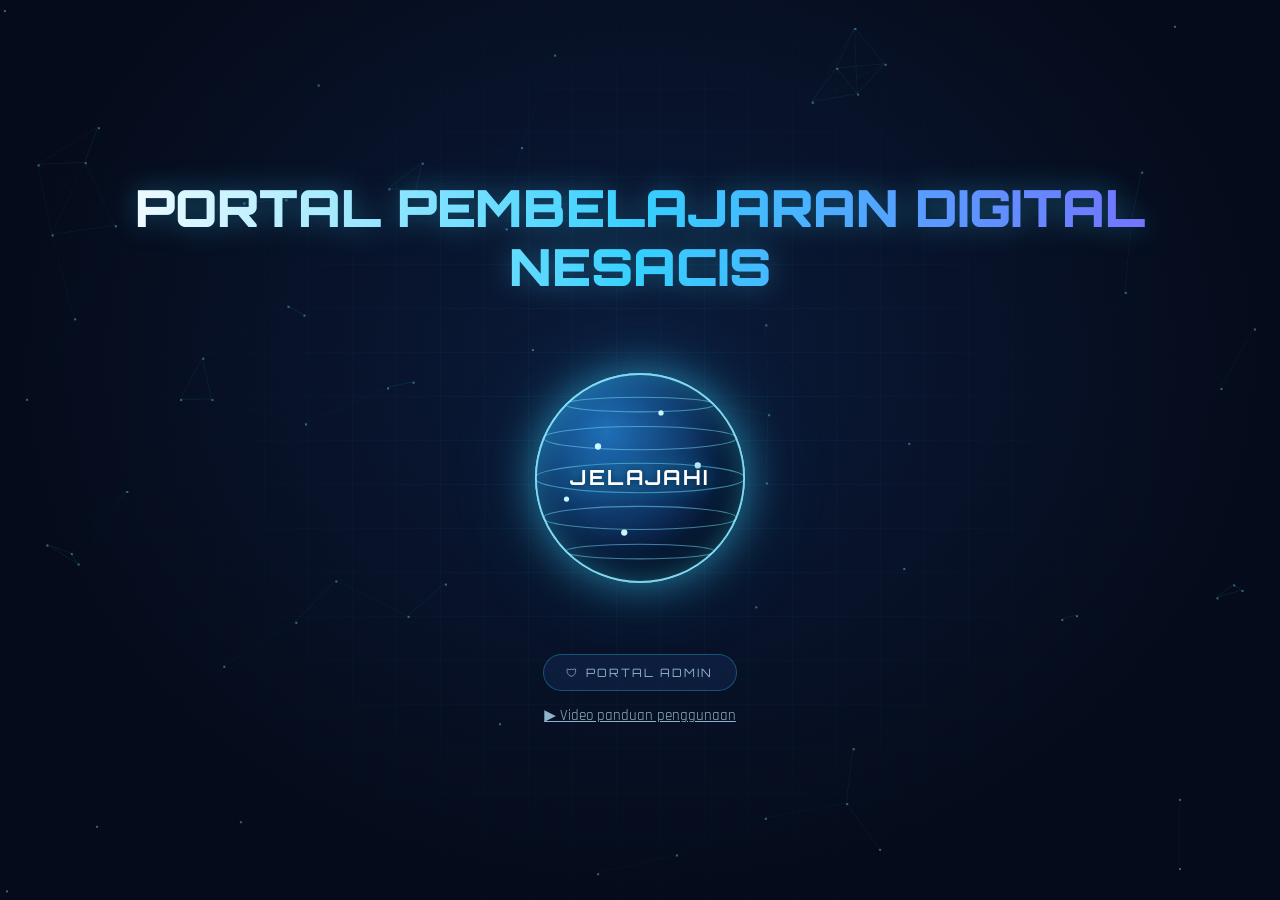
<file: index.html>
<!DOCTYPE html>
<html lang="id">
<head>
<meta charset="utf-8">
<meta name="viewport" content="width=device-width, initial-scale=1, viewport-fit=cover">
<meta name="theme-color" content="#050b1a">
<link rel="manifest" href="manifest.json">
<link rel="icon" type="image/png" href="favicon.png">
<link rel="apple-touch-icon" href="apple-touch-icon.png">
<title>Digitalisasi Pembelajaran NESACIS</title>
<!-- Jika di-hosting sendiri, Bootstrap 5 dimuat dari CDN ini (halaman tetap tampil tanpa itu) -->
<link rel="stylesheet" href="https://cdn.jsdelivr.net/npm/bootstrap@5.3.3/dist/css/bootstrap.min.css">
<link href="https://fonts.googleapis.com/css2?family=Orbitron:wght@500;700;900&family=Rajdhani:wght@500;600&display=swap" rel="stylesheet">
<style>
:root{--bg:#050b1a;--tx:#dff4ff;--mut:#8fb3c9;--c:#35d0ff;--c2:#7a6bff;color-scheme:dark}
*{box-sizing:border-box}
html,body{height:100%;margin:0}
body{background:radial-gradient(ellipse at 50% 40%,#0b1b3a,var(--bg) 70%);color:var(--tx);font-family:Rajdhani,system-ui,sans-serif;overflow:hidden;padding-top:env(safe-area-inset-top,0px);padding-bottom:env(safe-area-inset-bottom,0px)}
#net{position:fixed;inset:0;width:100%;height:100%;opacity:.55}
.grid{position:fixed;inset:0;background:linear-gradient(rgba(53,208,255,.05) 1px,transparent 1px) 0 0/44px 44px,linear-gradient(90deg,rgba(53,208,255,.05) 1px,transparent 1px) 0 0/44px 44px;mask-image:radial-gradient(circle at 50% 50%,#000,transparent 75%);-webkit-mask-image:radial-gradient(circle at 50% 50%,#000,transparent 75%)}
#landing{position:relative;z-index:1;height:100%;display:flex;flex-direction:column;align-items:center;justify-content:center;padding:16px;text-align:center;transition:opacity .8s}
.tag{letter-spacing:.35em;color:var(--c);font-size:.85rem;text-transform:uppercase}
h1{font-family:Orbitron,sans-serif;font-weight:900;font-size:clamp(1.5rem,5vw,3.2rem);margin:.4rem 0 0;line-height:1.15;background:linear-gradient(90deg,#fff,var(--c),var(--c2));-webkit-background-clip:text;background-clip:text;color:transparent;filter:drop-shadow(0 0 14px rgba(53,208,255,.35))}
#stage{position:relative;width:min(340px,92vw);height:300px;margin-top:2rem;--d:92px}
.orb{position:absolute;left:50%;top:50%;border:0;border-radius:50%;color:#fff;font-family:Orbitron,sans-serif;font-weight:700;cursor:pointer;display:grid;place-items:center;text-align:center;padding:0;
background:radial-gradient(circle at 32% 28%,#6fe3ff,#1a7bd6 55%,#12306e);box-shadow:0 0 30px rgba(53,208,255,.45),inset 0 0 22px rgba(255,255,255,.25),0 24px 40px rgba(0,0,0,.5)}
#main{width:210px;height:210px;margin:-105px 0 0 -105px;font-size:1.3rem;letter-spacing:.12em;animation:float 3.4s ease-in-out infinite;transition:opacity .45s,transform .45s}
#main{background:radial-gradient(circle at 34% 28%,#1f6fb8,#0b2750 55%,#040d22);overflow:hidden;box-shadow:0 0 40px rgba(53,208,255,.5),0 0 90px rgba(53,208,255,.2),inset 0 0 30px rgba(53,208,255,.45),inset -18px -22px 40px rgba(0,0,0,.55)}
#main svg{position:absolute;inset:0;width:100%;height:100%;fill:none;stroke:rgba(120,225,255,.5);stroke-width:1}
#main .mer ellipse{transform-box:fill-box;transform-origin:center;animation:spin 6s ease-in-out infinite}
#main .edge{stroke:rgba(150,235,255,.85);stroke-width:1.6}
#main .dots circle{fill:#c9f6ff;stroke:none;animation:pulse 2.4s ease-in-out infinite}
#main .gt{position:relative;z-index:1;text-shadow:0 0 10px #02102a,0 0 18px rgba(53,208,255,.9)}
#main:hover{box-shadow:0 0 54px rgba(53,208,255,.75),0 0 110px rgba(53,208,255,.3),inset 0 0 30px rgba(53,208,255,.55),inset -18px -22px 40px rgba(0,0,0,.55)}
@keyframes spin{0%,100%{transform:scaleX(1)}50%{transform:scaleX(.02)}}
@keyframes pulse{0%,100%{opacity:.25}50%{opacity:1}}
.split #main{opacity:0;transform:scale(.6);pointer-events:none;animation:none}
.sp{width:148px;height:148px;margin:-74px 0 0 -74px;font-size:.95rem;letter-spacing:.08em;opacity:0;transform:translateX(0) scale(.3);pointer-events:none;transition:transform .8s cubic-bezier(.2,1.2,.3,1),opacity .5s,box-shadow .6s ease}
.sp span{grid-area:1/1;transition:opacity .5s ease,transform .5s ease}
.sp .h{opacity:0;transform:scale(.94);font-size:.78rem;line-height:1.3}
.sp:hover .n,.sp:focus-visible .n{opacity:0;transform:scale(1.06)}
.split .sp:hover{animation-play-state:paused}
.sp:hover .h,.sp:focus-visible .h{opacity:1;transform:scale(1)}
.sp:hover{box-shadow:0 0 46px rgba(53,208,255,.7),inset 0 0 22px rgba(255,255,255,.3),0 24px 40px rgba(0,0,0,.5)}
#guru{--s:120,225,255;--e:205,245,255;--g:53,208,255;background:radial-gradient(circle at 34% 28%,#1f6fb8,#0b2750 55%,#040d22);box-shadow:0 0 36px rgba(53,208,255,.5),0 0 70px rgba(53,208,255,.18),inset 0 0 26px rgba(53,208,255,.45),inset -14px -18px 30px rgba(0,0,0,.55)}
#guru:hover{box-shadow:0 0 50px rgba(53,208,255,.75),0 0 90px rgba(53,208,255,.3),inset 0 0 26px rgba(53,208,255,.55),inset -14px -18px 30px rgba(0,0,0,.55)}
#murid{--s:190,170,255;--e:230,220,255;--g:150,120,255;background:radial-gradient(circle at 34% 28%,#5a45c8,#231a5e 55%,#0b0724);box-shadow:0 0 36px rgba(122,107,255,.55),0 0 70px rgba(122,107,255,.2),inset 0 0 26px rgba(150,120,255,.45),inset -14px -18px 30px rgba(0,0,0,.55)}
#murid:hover{box-shadow:0 0 50px rgba(150,120,255,.8),0 0 90px rgba(122,107,255,.35),inset 0 0 26px rgba(150,120,255,.55),inset -14px -18px 30px rgba(0,0,0,.55)}
.split .sp{opacity:1;pointer-events:auto;animation:float 3.6s ease-in-out infinite .8s}
.split #guru{transform:translateX(calc(var(--d)*-1)) scale(1)}
.split #murid{transform:translateX(var(--d)) scale(1)}
.sp{overflow:hidden;padding-top:58px}
.sp svg{position:absolute;inset:0;width:100%;height:100%;fill:none;stroke:rgba(var(--s),.5);stroke-width:1}
.sp .mer ellipse{transform-box:fill-box;transform-origin:center;animation:spin 6s ease-in-out infinite}
.sp .edge{stroke:rgba(var(--s),.85);stroke-width:1.6}
.sp .dots circle{fill:rgb(var(--e));stroke:none;animation:pulse 2.4s ease-in-out infinite}
.sp .ic{stroke:rgb(var(--e));stroke-width:2.2;stroke-linecap:round;stroke-linejoin:round;filter:drop-shadow(0 0 4px rgba(var(--g),.95))}
.sp .ic circle{fill:rgb(var(--e));stroke:none}
.sp span{position:relative;z-index:1;text-shadow:0 0 8px #02102a,0 0 14px rgba(var(--g),.9)}
@keyframes float{0%,100%{translate:0 -10px}50%{translate:0 12px}}
#light{position:fixed;z-index:20;width:30px;height:30px;margin:-15px 0 0 -15px;border-radius:50%;pointer-events:none;opacity:0;background:radial-gradient(circle,#f2fbff 0 18%,rgba(110,200,255,.55) 42%,rgba(60,120,255,.18) 62%,transparent 72%)}
#menu{position:fixed;inset:0;z-index:10;visibility:hidden;display:flex;flex-direction:column;align-items:center;justify-content:center;padding:24px;text-align:center;overflow:auto}
#menu h2{font-family:Orbitron,sans-serif;font-weight:700;font-size:clamp(1.2rem,3.4vw,2rem);margin:0 0 .3rem}
#menu p{color:var(--mut);margin:0 0 2rem}
.cards{display:flex;flex-wrap:wrap;gap:20px;justify-content:center;max-width:980px}
.card-m{width:250px;padding:28px 20px;border-radius:18px;text-decoration:none;color:var(--tx);background:rgba(20,45,90,.45);border:1px solid rgba(53,208,255,.3);box-shadow:0 0 24px rgba(53,208,255,.08);backdrop-filter:blur(6px);opacity:0;transform:translateY(24px);transition:opacity .6s,transform .6s,box-shadow .3s,border-color .3s}
.show .card-m{opacity:1;transform:none}
.card-m:hover{border-color:var(--c);box-shadow:0 0 30px rgba(53,208,255,.35);transform:translateY(-6px);color:#fff}
.card-m .ic{font-size:2.4rem;display:block;margin-bottom:.6rem}
.card-m b{font-family:Orbitron,sans-serif;font-size:1rem;display:block}
.card-m small{color:var(--mut);font-size:.95rem}
.back{margin-top:2rem;background:none;border:1px solid rgba(143,179,201,.4);color:var(--mut);padding:8px 22px;border-radius:30px;font-family:inherit;font-size:1rem;cursor:pointer;transition:.3s}
.back:hover{color:#fff;border-color:var(--c)}

#adminBtn{margin-top:1.6rem;background:rgba(20,45,90,.45);border:1px solid rgba(53,208,255,.3);color:var(--mut);padding:9px 22px;border-radius:30px;font-family:Orbitron,sans-serif;font-size:.72rem;letter-spacing:.18em;cursor:pointer;transition:.3s;backdrop-filter:blur(6px)}
#adminBtn:hover,#adminBtn:focus-visible{color:#fff;border-color:var(--c);box-shadow:0 0 24px rgba(53,208,255,.35)}
#who{margin:-1.2rem 0 1.6rem;font-size:1rem;color:var(--mut);min-height:1.4em}
#who b{color:var(--tx)}#who button{background:none;border:0;color:var(--c);cursor:pointer;font:inherit;text-decoration:underline;padding:0 0 0 6px}
#auth{position:fixed;inset:0;z-index:50;display:none;align-items:center;justify-content:center;padding:16px;background:rgba(2,8,22,.78);backdrop-filter:blur(8px);overflow:auto}
#auth.on{display:flex}
.apanel{width:min(400px,100%);background:linear-gradient(160deg,rgba(18,40,84,.96),rgba(8,18,44,.97));border:1px solid rgba(53,208,255,.35);border-radius:20px;padding:26px 22px;box-shadow:0 0 50px rgba(53,208,255,.18);margin:auto;position:relative}
.apanel h3{font-family:Orbitron,sans-serif;font-size:1.05rem;margin:0 0 4px}
.apanel .sub{color:var(--mut);margin:0 0 14px;font-size:.98rem}
.atabs{display:flex;gap:6px;margin-bottom:14px}
.atabs button{flex:1;background:rgba(53,208,255,.08);border:1px solid rgba(53,208,255,.25);color:var(--mut);border-radius:10px;padding:7px;font:inherit;font-weight:600;cursor:pointer}
.atabs button.on{background:rgba(53,208,255,.22);color:#fff;border-color:var(--c)}
.apanel label{display:block;font-size:.92rem;color:var(--mut);margin:10px 0 4px}
.apanel input,.apanel select{width:100%;background:rgba(3,10,28,.8);border:1px solid rgba(53,208,255,.3);color:var(--tx);border-radius:10px;padding:10px 12px;font:inherit;font-size:1.05rem;outline:none}
.apanel input:focus,.apanel select:focus{border-color:var(--c);box-shadow:0 0 0 3px rgba(53,208,255,.18)}
.arow{display:grid;grid-template-columns:1fr 1fr 1fr;gap:8px}
.abtn{width:100%;margin-top:16px;padding:11px;border:0;border-radius:12px;background:linear-gradient(90deg,#1a8bd6,#6a5bff);color:#fff;font-family:Orbitron,sans-serif;font-size:.85rem;letter-spacing:.1em;cursor:pointer}
.abtn:disabled{opacity:.6;cursor:wait}
.alink{background:none;border:0;color:var(--c);font:inherit;cursor:pointer;padding:0;margin-top:12px;text-decoration:underline;font-size:.95rem}
.amsg{margin-top:12px;padding:9px 11px;border-radius:10px;font-size:.95rem;display:none}
.amsg.err{display:block;background:rgba(255,80,100,.14);color:#ff9fb0;border:1px solid rgba(255,80,100,.35)}
.amsg.ok{display:block;background:rgba(60,220,150,.13);color:#8cf0c4;border:1px solid rgba(60,220,150,.35)}
.aclose{position:absolute;right:12px;top:10px;background:none;border:0;color:var(--mut);font-size:1.4rem;cursor:pointer}
.hid{display:none!important}
.small-note{color:var(--mut);font-size:.88rem;margin:8px 0 0}
@media(max-width:420px){#stage{--d:80px}.sp{padding-top:48px}.sp{width:128px;height:128px;margin:-64px 0 0 -64px}}
</style>
</head>
<body class="bg-dark">
<canvas id="net"></canvas><div class="grid"></div>

<main id="landing" class="container d-flex">
  <h1>PORTAL PEMBELAJARAN DIGITAL NESACIS</h1>
  <div id="stage">
    <button id="main" class="orb" type="button"><svg viewBox="-100 -100 200 200" aria-hidden="true"><g class="lat"><ellipse cx="0" cy="0" rx="100" ry="14"/><ellipse cx="0" cy="-38" rx="92" ry="11"/><ellipse cx="0" cy="38" rx="92" ry="11"/><ellipse cx="0" cy="-70" rx="71" ry="7"/><ellipse cx="0" cy="70" rx="71" ry="7"/></g><g class="mer"><ellipse rx="100" ry="100"/><ellipse rx="100" ry="100" style="animation-delay:-1.5s"/><ellipse rx="100" ry="100" style="animation-delay:-3s"/><ellipse rx="100" ry="100" style="animation-delay:-4.5s"/></g><circle class="edge" r="99"/><g class="dots"><circle cx="-40" cy="-30" r="3"/><circle cx="55" cy="-12" r="3" style="animation-delay:-.8s"/><circle cx="-15" cy="52" r="3" style="animation-delay:-1.6s"/><circle cx="20" cy="-62" r="2.5" style="animation-delay:-2.2s"/><circle cx="-70" cy="20" r="2.5" style="animation-delay:-1.1s"/></g></svg><span class="gt">JELAJAHI</span></button>
    <button id="guru" class="orb sp" type="button" data-role="guru"><svg viewBox="-100 -100 200 200" aria-hidden="true"><g><ellipse cx="0" cy="0" rx="100" ry="14"/><ellipse cx="0" cy="-38" rx="92" ry="11"/><ellipse cx="0" cy="38" rx="92" ry="11"/><ellipse cx="0" cy="-70" rx="71" ry="7"/><ellipse cx="0" cy="70" rx="71" ry="7"/></g><g class="mer"><ellipse rx="100" ry="100"/><ellipse rx="100" ry="100" style="animation-delay:-2s"/><ellipse rx="100" ry="100" style="animation-delay:-4s"/></g><circle class="edge" r="99"/><g class="dots"><circle cx="-62" cy="30" r="3"/><circle cx="62" cy="-8" r="3" style="animation-delay:-1s"/><circle cx="40" cy="62" r="2.5" style="animation-delay:-1.8s"/></g><g class="ic" transform="translate(0,-30)"><path d="M0,-22L44,-4L0,14L-44,-4Z"/><path d="M-24,5V18Q0,31 24,18V5"/><path d="M38,-2V16"/><circle cx="38" cy="19" r="3"/><path d="M-26,-4H-6L2,-11H22"/><circle cx="2" cy="-11" r="2.2"/><circle cx="22" cy="-11" r="2.2"/></g></svg><span class="n">GURU</span><span class="h">MASUK<br>PORTAL</span></button>
    <button id="murid" class="orb sp" type="button" data-role="murid"><svg viewBox="-100 -100 200 200" aria-hidden="true"><g><ellipse cx="0" cy="0" rx="100" ry="14"/><ellipse cx="0" cy="-38" rx="92" ry="11"/><ellipse cx="0" cy="38" rx="92" ry="11"/><ellipse cx="0" cy="-70" rx="71" ry="7"/><ellipse cx="0" cy="70" rx="71" ry="7"/></g><g class="mer"><ellipse rx="100" ry="100"/><ellipse rx="100" ry="100" style="animation-delay:-2s"/><ellipse rx="100" ry="100" style="animation-delay:-4s"/></g><circle class="edge" r="99"/><g class="dots"><circle cx="-62" cy="30" r="3"/><circle cx="62" cy="-8" r="3" style="animation-delay:-1s"/><circle cx="40" cy="62" r="2.5" style="animation-delay:-1.8s"/></g><g class="ic" transform="translate(0,-30)"><g id="bh"><path d="M0,-24C-9,-32-27,-30-31,-17C-41,-15-43,1-35,6C-39,16-29,26-19,22C-13,29-2,27 0,21"/><path d="M-6,-13H-19L-25,-7H-30M-6,0H-21L-26,7M-6,11H-15"/><circle cx="-30" cy="-7" r="2.2"/><circle cx="-26" cy="7" r="2.2"/><circle cx="-15" cy="11" r="2.2"/></g><use href="#bh" transform="scale(-1 1)"/></g></svg><span class="n">MURID</span><span class="h">MASUK<br>PORTAL</span></button>
  </div>
  <button id="adminBtn" type="button" data-role="admin">🛡 PORTAL ADMIN</button>
  <a href="panduan.html" style="margin-top:.9rem;color:var(--mut);font-size:.95rem">▶ Video panduan penggunaan</a>
</main>

<div id="light"></div>
<section id="menu" aria-live="polite">
  <h2 id="mt"></h2><p id="ms"></p><div id="who"></div>
  <div class="cards" id="cards"></div>
  <button class="back" type="button" id="back">← Kembali</button>
</section>


<div id="auth" role="dialog" aria-modal="true" aria-labelledby="at">
  <div class="apanel">
    <button class="aclose" type="button" id="aclose" aria-label="Tutup">×</button>
    <h3 id="at">Masuk</h3><p class="sub" id="as"></p>
    <form id="f-login" autocomplete="on">
      <label for="l-user" id="l-ulabel">Username</label><input id="l-user" autocomplete="username" autocapitalize="none" spellcheck="false" required>
      <label for="l-pass">Password</label><input id="l-pass" type="password" autocomplete="current-password" required>
      <button class="abtn" type="submit" id="l-btn">MASUK</button>
      <button class="alink hid" type="button" id="l-lupa">Lupa password?</button>
    </form>

    <form id="f-lupa" class="hid" autocomplete="off">
      <p class="sub">Masukkan email atau username akunmu. Kode 6 digit akan dikirim ke email akun (jika email sudah diisi admin).</p>
      <label for="g-id">Email / username</label><input id="g-id" autocapitalize="none" required>
      <div id="g-step2" class="hid"><label for="g-code">Kode dari email</label><input id="g-code" inputmode="numeric" maxlength="6">
        <label for="g-pass">Password baru</label><input id="g-pass" type="password" autocomplete="new-password" placeholder="Minimal 6 karakter"></div>
      <button class="abtn" type="submit" id="g-btn">KIRIM KODE</button>
      <button class="alink" type="button" id="g-back">← Kembali ke Masuk</button>
    </form>
    <div class="amsg" id="amsg" role="alert"></div>
  </div>
</div>
<script src="config.js"></script>
<script src="nesacis.js"></script>
<script>
const DATA={
 guru:{t:"PORTAL GURU",s:"Selamat datang, Bapak/Ibu Guru",i:[["📘","Jurnal Harian Guru","Jurnal, absensi, nilai, dan Materi Pembelajaran","jurnalguru.html"],["📝","Ulangan Online","Buat dan kelola ulangan digital","ulangan.html"]]},
 murid:{t:"PORTAL MURID",s:"Belajar dan ujian tanpa login. Hasil Belajarku memakai NISN dan password.",i:[["🚀","Aku Ingin Belajar","Materi dari guru · tanpa login","materi.html",1],["📊","Hasil Belajarku","Nilai dan kehadiran · login NISN","hasil.html"],["🎯","Ujianku","Ulangan online · cukup kode ulangan","ulangan.html",1]]},
 admin:{t:"PORTAL ADMIN",s:"Kelola akun, data siswa, periode, dan backup",i:[["🛡️","Panel Admin","Akun guru & murid, data siswa, backup & restore","admin.html"]]}
};
const PERAN_OK={guru:['guru','admin'],murid:['murid'],admin:['admin']};
const $=s=>document.querySelector(s),stage=$('#stage'),menu=$('#menu'),light=$('#light'),landing=$('#landing');
let busy=false,ROLE='';
$('#main').onclick=()=>stage.classList.add('split');
document.querySelectorAll('.sp,#adminBtn').forEach(b=>b.onclick=()=>enter(b));
function enter(btn){
 if(busy)return;busy=true;
 const r=btn.getBoundingClientRect(),x=r.left+r.width/2,y=r.top+r.height/2,d=DATA[btn.dataset.role];
 ROLE=btn.dataset.role;$('#mt').textContent=d.t;$('#ms').textContent=d.s;refreshWho();
 $('#cards').innerHTML=d.i.map((c,k)=>`<a href="${c[3]}" ${c[4]?'data-open="1"':''} class="card-m" style="transition-delay:${k*.1}s"><span class="ic">${c[0]}</span><b>${c[1]}</b><small>${c[2]}</small></a>`).join('');
 light.style.left=x+'px';light.style.top=y+'px';
 // cahaya lembut: titik kecil -> membesar -> memudar (tidak menyilaukan)
 light.animate([{opacity:0,transform:'scale(.4)'},{opacity:.85,transform:'scale(1.2)',offset:.18},{opacity:.4,transform:'scale(40)',offset:.7},{opacity:0,transform:'scale(90)'}],{duration:1400,easing:'ease-in-out'});
 landing.style.opacity=0;
 menu.style.visibility='visible';
 menu.animate([{clipPath:`circle(0px at ${x}px ${y}px)`},{clipPath:`circle(150vmax at ${x}px ${y}px)`}],{duration:1000,delay:300,easing:'ease-in',fill:'both'});
 setTimeout(()=>menu.classList.add('show'),700);
}
$('#back').onclick=()=>{
 menu.classList.remove('show');
 const a=menu.animate([{opacity:1},{opacity:0}],{duration:500});
 a.onfinish=()=>{menu.getAnimations().forEach(x=>x.cancel());menu.style.visibility='hidden';landing.style.opacity=1;stage.classList.remove('split');busy=false};
};

// ---------- status akun di menu + klik kartu ----------
function refreshWho(){
 const s=NESACIS.session(),w=$('#who');
 if(s&&PERAN_OK[ROLE]&&PERAN_OK[ROLE].includes(s.user.peran)){
  w.innerHTML='Masuk sebagai <b></b> · '+s.user.peran+'<button type="button" id="keluar">Keluar</button>';
  w.querySelector('b').textContent=s.user.nama;
  $('#keluar').onclick=()=>{NESACIS.keluar('index.html')};
 }else w.textContent=ROLE==='murid'?'Aku Ingin Belajar dan Ujianku bisa dibuka tanpa login.':'Kamu akan diminta masuk saat membuka salah satu menu.';
}
$('#cards').addEventListener('click',e=>{
 const a=e.target.closest('a.card-m');if(!a)return;e.preventDefault();
 const s=NESACIS.session();
 if(a.dataset.open||(s&&PERAN_OK[ROLE].includes(s.user.peran)))location.href=a.getAttribute('href');else openAuth(ROLE,a.getAttribute('href'));
});

// ---------- login / daftar / lupa password ----------
const A={role:'',next:'',mode:'login'},amsg=$('#amsg');
const NEXT_OK=/^[\w\-]+\.html(\?[^#\s]*)?(#\S*)?$/;
function msg(t,k){amsg.className='amsg'+(t?' '+(k||'err'):'');amsg.textContent=t||''}
function setMode(m){
 A.mode=m;msg('');
 $('#f-login').classList.toggle('hid',m!=='login');$('#f-lupa').classList.toggle('hid',m!=='lupa');
 $('#at').textContent=m==='lupa'?'Lupa Password':({guru:'Masuk Guru',murid:'Hasil Belajarku',admin:'Masuk Admin'})[A.role];
 $('#as').textContent=m==='lupa'?'':({guru:'Gunakan akun yang dibuat admin sekolah.',murid:'Masuk dengan NISN dan password dari sekolah. Lupa password? Hubungi admin atau wali kelas.',admin:'Khusus pengelola aplikasi.'})[A.role];
}
function openAuth(role,next){
 A.role=role;A.next=NEXT_OK.test(next||'')?next:'';
 $('#l-ulabel').textContent=role==='murid'?'NISN':role==='guru'?'Username atau email':'Username';
 $('#l-user').inputMode=role==='murid'?'numeric':'text';
 $('#l-lupa').classList.toggle('hid',role!=='guru');
 setMode('login');$('#auth').classList.add('on');setTimeout(()=>$('#l-user').focus(),50);
}
function closeAuth(){$('#auth').classList.remove('on')}
$('#aclose').onclick=closeAuth;$('#auth').addEventListener('click',e=>{if(e.target.id==='auth')closeAuth()});
$('#l-lupa').onclick=()=>{setMode('lupa');$('#g-id').value=$('#l-user').value};
$('#g-back').onclick=()=>setMode('login');
function sibuk(btn,on,t){if(!btn.dataset.t)btn.dataset.t=btn.textContent;btn.disabled=on;btn.textContent=on?(t||'MEMPROSES…'):btn.dataset.t}
function sukses(res){
 NESACIS.save(res);closeAuth();
 if(A.next)location.href=A.next;else refreshWho();
}
$('#f-login').addEventListener('submit',async e=>{
 e.preventDefault();msg('');const b=$('#l-btn');sibuk(b,true,'MEMERIKSA…');
 const r=await NESACIS.call('login',{username:$('#l-user').value.trim(),password:$('#l-pass').value,portal:A.role},{tanpaToken:true,tanpaRedirect:true});
 sibuk(b,false);
 if(!r.ok)return msg(NESACIS.pesan(r.error));
 $('#l-pass').value='';sukses(r);
});
$('#f-lupa').addEventListener('submit',async e=>{
 e.preventDefault();msg('');const b=$('#g-btn'),step2=!$('#g-step2').classList.contains('hid'),id=$('#g-id').value.trim();
 if(!step2){
  sibuk(b,true,'MENGIRIM…');const r=await NESACIS.call('forgot',{email:id},{tanpaToken:true,tanpaRedirect:true});sibuk(b,false);
  if(!r.ok)return msg(NESACIS.pesan(r.error));
  $('#g-step2').classList.remove('hid');b.dataset.t='SIMPAN PASSWORD BARU';b.textContent='SIMPAN PASSWORD BARU';
  msg('Jika akun punya email, kode 6 digit sudah dikirim (cek folder Spam). Berlaku 15 menit. Tidak ada email? Minta admin mengatur ulang password.','ok');
 }else{
  const code=$('#g-code').value.trim(),pw=$('#g-pass').value;
  if(!code||pw.length<6)return msg('Isi kode dan password baru (minimal 6 karakter).');
  sibuk(b,true,'MENYIMPAN…');const r=await NESACIS.call('reset',{email:id,code:code,newPassword:pw},{tanpaToken:true,tanpaRedirect:true});sibuk(b,false);
  if(!r.ok)return msg(NESACIS.pesan(r.error));
  $('#g-step2').classList.add('hid');$('#g-code').value='';$('#g-pass').value='';b.dataset.t='KIRIM KODE';b.textContent='KIRIM KODE';
  setMode('login');$('#l-user').value=id;msg('Password berhasil diganti. Silakan masuk.','ok');
 }
});
// tautan dari halaman lain yang butuh login: index.html?masuk=guru&next=jurnalguru.html
(function(){
 const p=new URLSearchParams(location.search),m=p.get('masuk');
 if(m&&PERAN_OK[m]){ROLE=m;openAuth(m,p.get('next')||'');history.replaceState(null,'',location.pathname)}
})();
if(!NESACIS.API_URL){const n=document.createElement('div');n.style.cssText='position:fixed;left:0;right:0;bottom:0;z-index:60;background:#7a1f2b;color:#fff;padding:8px 12px;text-align:center;font-size:.9rem';n.textContent='Aplikasi belum dihubungkan ke database: isi API_URL di file config.js.';document.body.appendChild(n)}

// latar jaringan partikel
const cv=$('#net'),cx=cv.getContext('2d');let W,H,P=[];
function rs(){W=cv.width=innerWidth;H=cv.height=innerHeight;P=Array.from({length:Math.min(70,W/18|0)},()=>({x:Math.random()*W,y:Math.random()*H,vx:(Math.random()-.5)*.35,vy:(Math.random()-.5)*.35}))}
addEventListener('resize',rs);rs();
(function f(){cx.clearRect(0,0,W,H);
 P.forEach((p,i)=>{p.x=(p.x+p.vx+W)%W;p.y=(p.y+p.vy+H)%H;cx.fillStyle='rgba(120,220,255,.8)';cx.fillRect(p.x,p.y,2,2);
  for(let j=i+1;j<P.length;j++){const q=P[j],dd=Math.hypot(p.x-q.x,p.y-q.y);if(dd<130){cx.strokeStyle=`rgba(53,208,255,${.22*(1-dd/130)})`;cx.beginPath();cx.moveTo(p.x,p.y);cx.lineTo(q.x,q.y);cx.stroke()}}});
 requestAnimationFrame(f)})();
</script>
</body>
</html>
</file>
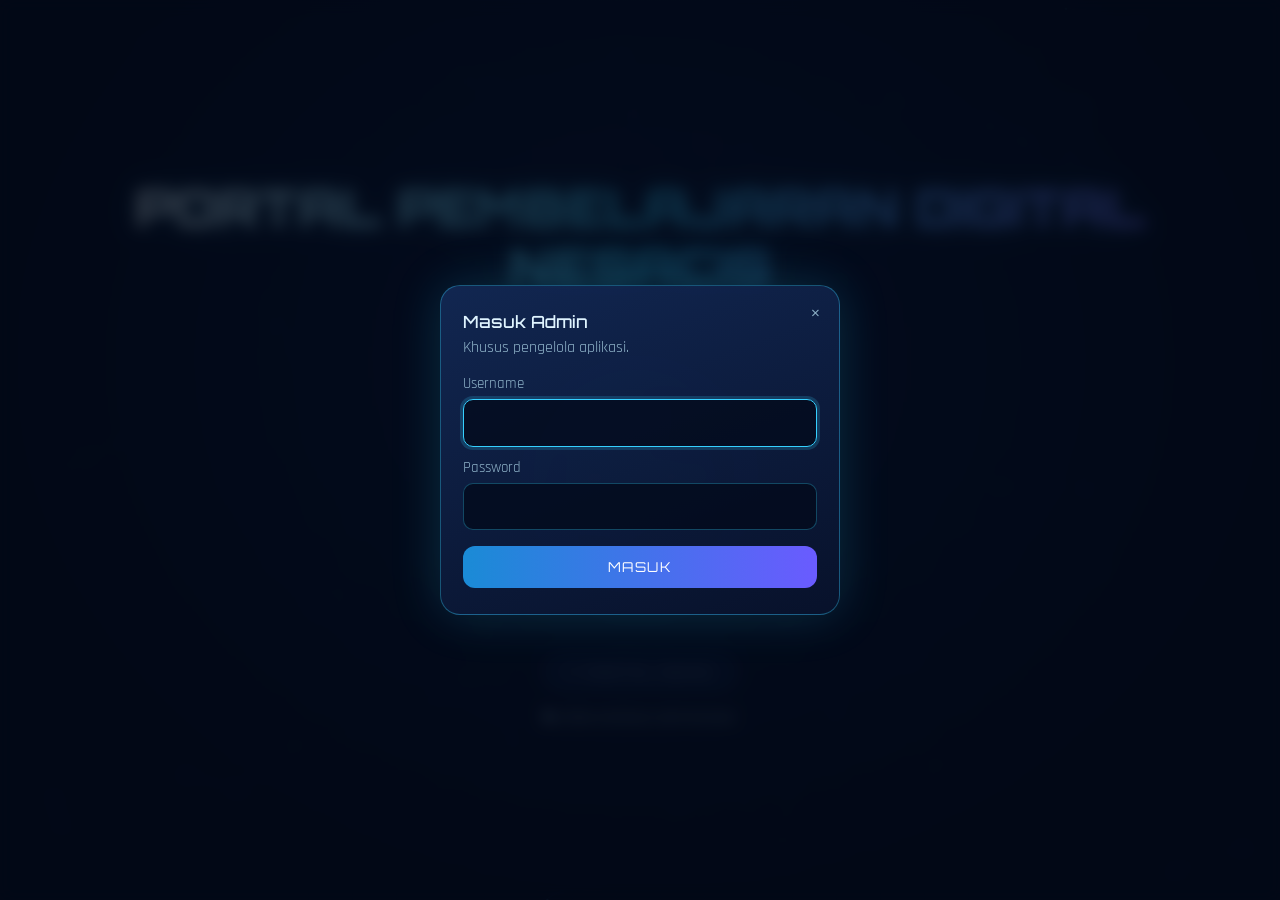
<file: admin.html>
<!DOCTYPE html>
<html lang="id"><head><meta charset="utf-8"><meta name="viewport" content="width=device-width,initial-scale=1,viewport-fit=cover">
<meta name="theme-color" content="#0d9488"><link rel="manifest" href="manifest.json"><link rel="icon" href="favicon.png"><link rel="apple-touch-icon" href="apple-touch-icon.png">
<title>Portal Admin · NESACIS</title><link rel="stylesheet" href="portal.css"></head>
<body>
<header class="top"><b>🛡 Portal Admin</b><span class="sp"></span><span class="nm" id="nm"></span><a href="panduan.html">Panduan</a><a href="index.html">Portal</a><button id="out" type="button">Keluar</button></header>
<main>
  <div class="tabs" id="tabs"></div>
  <div id="view"></div>
</main>
<div id="mh"></div>
<script src="config.js"></script><script src="nesacis.js"></script>
<script>
const S=NESACIS.wajib(['admin'],'admin');
const $=id=>document.getElementById(id);
const esc=s=>String(s==null?'':s).replace(/[&<>"']/g,c=>({'&':'&amp;','<':'&lt;','>':'&gt;','"':'&quot;',"'":'&#39;'}[c]));
const TABS=[['ringkasan','Ringkasan'],['guru','Akun Guru & Admin'],['murid','Akun Murid'],['siswa','Data Siswa (NISN)'],['naik','Kenaikan Kelas'],['periode','Periode'],['materi','Materi'],['backup','Backup & Restore'],['sistem','Sistem']];
let TAB='ringkasan';
const call=(a,d,o)=>NESACIS.call(a,d,o);
const pesan=r=>NESACIS.pesan(r.error);

if(S){
  $('nm').textContent=S.user.nama;$('out').onclick=()=>NESACIS.keluar('index.html');
  $('tabs').innerHTML=TABS.map(t=>`<button data-t="${t[0]}">${t[1]}</button>`).join('');
  $('tabs').onclick=e=>{const b=e.target.closest('[data-t]');if(b)buka(b.dataset.t)};
  buka('ringkasan');
}
function buka(t){TAB=t;document.querySelectorAll('#tabs button').forEach(b=>b.classList.toggle('on',b.dataset.t===t));
  $('view').innerHTML='<p class="empty">Memuat…</p>';({ringkasan:vRingkasan,guru:()=>vAkun('staf'),murid:()=>vAkun('murid'),siswa:vSiswa,naik:vNaik,periode:vPeriode,materi:vMateri,backup:vBackup,sistem:vSistem})[t]()}

/* ---------- modal ---------- */
function modal(html,onOk,okText){
  const m=document.createElement('div');m.className='modal';m.innerHTML=`<div><form>${html}<div class="msg err hid" id="mm"></div><div class="row" style="margin-top:14px;justify-content:flex-end"><button type="button" class="btn sec" data-c>Batal</button><button class="btn" type="submit">${okText||'Simpan'}</button></div></form></div>`;
  $('mh').appendChild(m);const f=m.querySelector('form'),mm=m.querySelector('#mm');
  m.querySelector('[data-c]').onclick=()=>m.remove();
  f.onsubmit=async e=>{e.preventDefault();const b=f.querySelector('.btn[type=submit]');b.disabled=true;mm.classList.add('hid');
    const err=await onOk(Object.fromEntries(new FormData(f).entries()),f);b.disabled=false;
    if(err){mm.textContent=err;mm.classList.remove('hid')}else m.remove()};
  const i=f.querySelector('input,select');if(i)i.focus();return m;
}
const info=(t,h)=>{const m=modal(`<h2>${esc(t)}</h2>${h}`,()=>{},'Tutup');m.querySelector('[data-c]').remove()};
function konfirm(judul,teks,fn,kata){
  modal(`<h2>${esc(judul)}</h2><p>${teks}</p>${kata?`<label>Ketik <b>${kata}</b> untuk melanjutkan</label><input name="k" autocomplete="off">`:''}`,async v=>{
    if(kata&&v.k!==kata)return 'Konfirmasi tidak cocok.';return await fn()},'Ya, lanjutkan');
}

/* ---------- ringkasan ---------- */
async function vRingkasan(){
  const r=await call('ad_ringkasan');if(!r.ok)return $('view').innerHTML=`<div class="msg err">${esc(pesan(r))}</div>`;
  const c=[['Guru',r.guru],['Murid terdaftar',r.murid],['Admin',r.admin],['Siswa di data sekolah',r.siswa],['Periode',r.periode],['Ulangan',r.ulangan],['Hasil ulangan',r.hasil],['Materi',r.materi]];
  const nm={akun:'Akun',jurnal:'Jurnal',nilai:'Nilai',absensi:'Absensi',ulangan:'Ulangan',materi:'Materi'};
  $('view').innerHTML=`<h1>Ringkasan</h1><div class="grid">${c.map(x=>`<div class="tile" style="cursor:default"><span>${x[0]}</span><div class="stat">${x[1]}</div></div>`).join('')}</div>
  <div class="card" style="margin-top:14px"><h2>6 file database</h2><p class="mut">Semua data tersimpan di spreadsheet berikut (dibuka lewat akun pemilik skrip). Jangan ubah isinya manual saat aplikasi dipakai.</p>
  <div class="row">${Object.keys(r.urls).map(k=>`<a class="btn sec sm" href="${esc(r.urls[k])}" target="_blank" rel="noopener">${nm[k]} ↗</a>`).join('')}</div></div>`;
}

/* ---------- akun ---------- */

/* ---------- daftar dengan filter, urutan, dan halaman ---------- */
const alamiah=(a,b)=>String(a).localeCompare(String(b),'id',{numeric:true,sensitivity:'base'});
const tingkatDari=k=>{const c=String(k||'').charAt(0);return '789'.includes(c)&&c?c:''};
const opsiHtml=(arr,sel)=>arr.map(([v,l])=>`<option value="${esc(v)}" ${String(v)===String(sel)?'selected':''}>${esc(l)}</option>`).join('');
const unik=(arr,f)=>[...new Set(arr.map(f).filter(Boolean))].sort(alamiah);
function buatDaftar(c){
  /* c: items(), cari(item), saring:[{id,label,opsi(all,F)->[[v,l]],cocok(item,v)}], urut:{key:[label,cmp]}, kepala, kolom, baris(item), kosong, placeholder, satuan */
  const F={q:'',page:1,size:50,urut:Object.keys(c.urut)[0]};c.saring.forEach(x=>F[x.id]='');
  const norm=t=>String(t==null?'':t).toLowerCase();
  const aktifJml=()=>c.saring.filter(x=>F[x.id]).length+(F.q.trim()?1:0);
  function bar(){
    const all=c.items();
    const sel=c.saring.map(x=>{const o=[['','Semua']].concat(x.opsi(all,F));if(!o.some(y=>String(y[0])===F[x.id]))F[x.id]='';
      return `<div><label>${x.label}</label><select data-f="${x.id}">${opsiHtml(o,F[x.id])}</select></div>`}).join('');
    $('fbar').innerHTML=`<div class="fgrid"><div style="grid-column:span 2"><label>Cari</label><input data-q placeholder="${esc(c.placeholder)}" value="${esc(F.q)}" autocomplete="off"></div>${sel}
      <div><label>Urutkan</label><select data-u>${opsiHtml(Object.keys(c.urut).map(k=>[k,c.urut[k][0]]),F.urut)}</select></div>
      <div><label>Per halaman</label><select data-s>${opsiHtml([25,50,100,200].map(n=>[n,n]),F.size)}</select></div>
      <div><button class="btn sec" data-reset ${aktifJml()?'':'disabled'}>Reset filter${aktifJml()?' ('+aktifJml()+')':''}</button></div></div>`;
  }
  function render(){
    const all=c.items(),q=norm(F.q).split(/\s+/).filter(Boolean);
    const L=all.filter(it=>{if(q.length){const h=norm(c.cari(it));if(!q.every(t=>h.includes(t)))return false}return c.saring.every(x=>!F[x.id]||x.cocok(it,F[x.id]))});
    L.sort(c.urut[F.urut][1]);
    const hal=Math.max(1,Math.ceil(L.length/F.size));if(F.page>hal)F.page=hal;
    const a=(F.page-1)*F.size,b=Math.min(L.length,a+F.size);
    $('t').innerHTML=c.kepala+'<tbody>'+(L.length?L.slice(a,b).map(c.baris).join(''):`<tr><td colspan="${c.kolom}" class="empty">${aktifJml()?'Tidak ada '+c.satuan+' yang cocok dengan filter.':c.kosong}</td></tr>`)+'</tbody>';
    $('fsum').innerHTML=L.length?`Menampilkan <b>${a+1}–${b}</b> dari <b>${L.length}</b> ${c.satuan}${L.length!==all.length?` (total ${all.length})`:''}`:`0 ${c.satuan} dari total ${all.length}`;
    const pg=`<div class="pg"><button class="btn sec sm" data-p="1" ${F.page<=1?'disabled':''}>«</button><button class="btn sec sm" data-p="${F.page-1}" ${F.page<=1?'disabled':''}>‹ Sebelumnya</button><span class="mut">Hal. ${F.page} / ${hal}</span><button class="btn sec sm" data-p="${F.page+1}" ${F.page>=hal?'disabled':''}>Berikutnya ›</button><button class="btn sec sm" data-p="${hal}" ${F.page>=hal?'disabled':''}>»</button></div>`;
    $('fpg').innerHTML=pg;$('fpg2').innerHTML=hal>1?pg:'';
  }
  const host=$('lst');
  host.onchange=e=>{const t=e.target;
    if(t.dataset.f){F[t.dataset.f]=t.value;F.page=1;bar();render()}
    else if(t.dataset.u!==undefined){F.urut=t.value;F.page=1;render()}
    else if(t.dataset.s!==undefined){F.size=Number(t.value);F.page=1;render()}};
  host.oninput=e=>{if(e.target.dataset.q!==undefined){F.q=e.target.value;F.page=1;render();const r=host.querySelector('[data-reset]');if(r){r.disabled=!aktifJml();r.textContent='Reset filter'+(aktifJml()?' ('+aktifJml()+')':'')}}};
  host.onclick=e=>{const b=e.target.closest('[data-p],[data-reset]');if(!b||b.disabled)return;
    if(b.dataset.reset!==undefined){F.q='';c.saring.forEach(x=>F[x.id]='');F.page=1;bar();render()}
    else{F.page=Number(b.dataset.p);render();$('t').parentNode.scrollTop=0}};
  bar();render();
  return {segarkan(){bar();render()}};
}
const barisAtas=()=>'<div id="lst"><div class="card fbar"><div id="fbar"></div></div><div class="row" style="margin:0 0 6px"><span class="mut grow" id="fsum"></span><div id="fpg"></div></div>';
const barisBawah='<div id="fpg2" style="margin-top:8px"></div></div>';

let AK=[],LST=null;
async function vAkun(peran){
  const r=await call('ad_akun_list',{peran});if(!r.ok)return $('view').innerHTML=`<div class="msg err">${esc(pesan(r))}</div>`;
  AK=r.akun;const m=peran==='murid';
  $('view').innerHTML=`<div class="row"><h1 class="grow" style="margin:0">${m?'Akun Murid':'Akun Guru & Admin'} <span class="mut">(${AK.length})</span></h1>
   <button class="btn" id="add">+ Tambah akun</button></div>
   ${m?'<p class="mut">Akun murid dipakai untuk melihat <b>Hasil Belajarku</b> (login NISN). Tidak ada pendaftaran mandiri: buat akun satu per satu di sini, atau sekaligus lewat Data Siswa &gt; <b>Buat akun murid</b>. Materi dan ulangan tidak memerlukan akun.</p>':'<p class="mut">Guru tidak dapat mendaftar sendiri; akun dibuat di sini. Isi email agar guru bisa memakai fitur “Lupa password”.</p>'}
   ${barisAtas()}<div class="tw tall"><table id="t"></table></div>${barisBawah}`;
  const kepalaT=`<thead><tr><th>${m?'NISN':'Username'}</th><th>Nama</th><th>${m?'Kelas / Absen':'Peran / Email'}</th>${m?'':'<th>Ulangan</th>'}<th>Status</th><th></th></tr></thead>`;
  const lst=buatDaftar({items:()=>AK,placeholder:m?'NISN, nama, kelas…':'username, nama, email…',satuan:'akun',kosong:'Belum ada akun.',kolom:m?5:6,kepala:kepalaT,
    cari:a=>[a.username,a.nama,a.email,a.kelas,a.nisn].join(' '),
    saring:m?[
      {id:'tk',label:'Tingkat',opsi:()=>[['7','Kelas 7'],['8','Kelas 8'],['9','Kelas 9']],cocok:(a,v)=>tingkatDari(a.kelas)===v},
      {id:'kl',label:'Kelas',opsi:(all,F)=>unik(all.filter(a=>!F.tk||tingkatDari(a.kelas)===F.tk),a=>a.kelas).map(k=>[k,k]),cocok:(a,v)=>a.kelas===v},
      {id:'st',label:'Status',opsi:()=>[['aktif','Aktif'],['nonaktif','Nonaktif']],cocok:(a,v)=>v==='aktif'?a.aktif:!a.aktif},
      {id:'ab',label:'Nomor absen',opsi:()=>[['kosong','Belum diisi'],['isi','Sudah diisi']],cocok:(a,v)=>v==='kosong'?!a.absen:!!a.absen}
    ]:[
      {id:'pr',label:'Peran',opsi:()=>[['guru','Guru'],['admin','Admin']],cocok:(a,v)=>a.peran===v},
      {id:'st',label:'Status',opsi:()=>[['aktif','Aktif'],['nonaktif','Nonaktif']],cocok:(a,v)=>v==='aktif'?a.aktif:!a.aktif},
      {id:'em',label:'Email',opsi:()=>[['kosong','Belum diisi'],['isi','Sudah diisi']],cocok:(a,v)=>v==='kosong'?!a.email:!!a.email},
      {id:'ul',label:'Ulangan',opsi:()=>[['ada','Punya ulangan'],['nol','Belum punya']],cocok:(a,v)=>v==='ada'?a.ulangan>0:a.ulangan===0}
    ],
    urut:m?{kelas:['Kelas & absen',(a,b)=>(!a.kelas)-(!b.kelas)||alamiah(a.kelas,b.kelas)||(Number(a.absen)||999)-(Number(b.absen)||999)||alamiah(a.nama,b.nama)],nama:['Nama A-Z',(a,b)=>alamiah(a.nama,b.nama)],nisn:['NISN',(a,b)=>alamiah(a.username,b.username)],baru:['Terbaru dibuat',(a,b)=>b.dibuat-a.dibuat]}
      :{nama:['Nama A-Z',(a,b)=>alamiah(a.nama,b.nama)],user:['Username',(a,b)=>alamiah(a.username,b.username)],ul:['Jumlah ulangan',(a,b)=>b.ulangan-a.ulangan],baru:['Terbaru dibuat',(a,b)=>b.dibuat-a.dibuat]},
    baris:a=>`<tr><td>${esc(a.username)}</td><td>${esc(a.nama)}</td>
     <td>${m?esc(a.kelas)+' / '+esc(a.absen):`<span class="badge ${a.peran==='admin'?'run':''}">${a.peran}</span> ${esc(a.email)}`}</td>${m?'':`<td>${a.ulangan}</td>`}
     <td><span class="badge ${a.aktif?'ok':'bad'}">${a.aktif?'Aktif':'Nonaktif'}</span></td>
     <td style="white-space:nowrap"><button class="btn sm sec" data-a="ubah" data-u="${esc(a.username)}">Ubah</button> <button class="btn sm sec" data-a="reset" data-u="${esc(a.username)}">Reset sandi</button>
     ${a.username===S.user.username?'':`<button class="btn sm sec" data-a="aktif" data-u="${esc(a.username)}">${a.aktif?'Nonaktifkan':'Aktifkan'}</button> <button class="btn sm bad" data-a="hapus" data-u="${esc(a.username)}">Hapus</button>`}</td></tr>`});
  LST=lst;

  $('add').onclick=()=>formAkun(null,peran);
  $('t').onclick=e=>{const b=e.target.closest('[data-a]');if(!b)return;const a=AK.find(x=>x.username===b.dataset.u),k=b.dataset.a;
    if(k==='ubah')formAkun(a,peran);
    if(k==='reset')modal(`<h2>Reset password ${esc(a.username)}</h2><label>Password baru (min. 6 karakter)</label><input name="pw" autocomplete="off" minlength="6" required>`,async v=>{const r=await call('ad_akun_reset',{username:a.username,password:v.pw});if(!r.ok)return pesan(r)});
    if(k==='aktif')call('ad_akun_aktif',{username:a.username,aktif:!a.aktif}).then(r=>r.ok?segarAkun(peran):info('Gagal',esc(pesan(r))));
    if(k==='hapus')konfirm('Hapus akun '+a.username+'?',m?'Akun murid dihapus. Hasil ulangan tetap tersimpan. Murid dapat mendaftar ulang.':'Ulangan milik akun ini dipindahkan ke akun Anda. Data jurnal guru tetap tersimpan di spreadsheet.',async()=>{const r=await call('ad_akun_hapus',{username:a.username});if(!r.ok)return pesan(r);segarAkun(peran)});
  };
}
async function segarAkun(peran){   // muat ulang data tetapi pertahankan filter, urutan, dan halaman
  const r=await call('ad_akun_list',{peran});if(!r.ok)return info('Gagal',esc(pesan(r)));
  AK=r.akun;const h=document.querySelector('h1 .mut');if(h)h.textContent='('+AK.length+')';if(LST)LST.segarkan();
}
function formAkun(a,peran){
  const m=peran==='murid',baru=!a;
  modal(`<h2>${baru?'Tambah':'Ubah'} akun ${m?'murid':'guru/admin'}</h2>
   <label>${m?'NISN':'Username'}</label><input name="username" value="${esc(a?a.username:'')}" ${baru?'':'readonly'} required autocomplete="off">
   <label>Nama lengkap</label><input name="nama" value="${esc(a?a.nama:'')}" required maxlength="60">
   ${m?`<div class="row"><div class="grow"><label>Kelas (mis. 9A)</label><input name="kelas" value="${esc(a?a.kelas:'')}" required maxlength="5"></div><div class="grow"><label>No. absen (opsional)</label><input name="absen" type="number" min="1" max="99" value="${esc(a?a.absen:'')}"></div></div>`
     :`<label>Email (opsional, untuk lupa password)</label><input name="email" type="email" value="${esc(a?a.email:'')}">
       <label>Peran</label><select name="peran">${['guru','admin'].map(p=>`<option ${a&&a.peran===p?'selected':''}>${p}</option>`).join('')}</select>`}
   ${baru?'<label>Password awal (min. 6 karakter)</label><input name="password" minlength="6" required autocomplete="off">':''}`,
  async v=>{const d=Object.assign({},v,{peran:m?'murid':v.peran});if(m)d.nisn=v.username;
    const r=await call(baru?'ad_akun_tambah':'ad_akun_ubah',d);if(!r.ok)return pesan(r);segarAkun(peran)});
}

/* ---------- data siswa ---------- */
async function vSiswa(){
  $('view').innerHTML=`<h1>Data Siswa (NISN)</h1><p class="mut">Daftar resmi siswa sekolah. Dipakai untuk membuat akun murid dan sebagai sumber “Ambil dari Spreadsheet” di Jurnal Guru. Kolom <b>Guru</b> (opsional) membatasi baris itu hanya untuk guru bersangkutan (username/email, pisahkan koma).</p>
  <div class="card"><div class="row"><button class="btn" id="imp">Impor Excel / CSV</button><button class="btn sec" id="tpl">Unduh format</button><button class="btn sec" id="jr">Tarik dari data jurnal guru</button><button class="btn" id="bam">Buat akun murid</button><button class="btn sec" id="del" style="margin-left:auto;color:var(--bad)">Hapus semua</button></div><input type="file" id="fi" accept=".xlsx,.xls,.csv" hidden><div id="sm"></div></div>
  <div class="mut" id="jml"></div>${barisAtas()}<div class="tw tall"><table id="t"></table></div>${barisBawah}`;
  SWL=null;$('imp').onclick=()=>$('fi').click();$('fi').onchange=impor;
  $('tpl').onclick=async()=>{await xlsx();const ws=XLSX.utils.aoa_to_sheet([['NIS','NISN','Nama','Jenis Kelamin','Kelas','Absen','Guru'],['1234','0123456789','Contoh Siswa','L','9A','1','']]);const wb=XLSX.utils.book_new();XLSX.utils.book_append_sheet(wb,ws,'Siswa');XLSX.writeFile(wb,'Format_Data_Siswa.xlsx')};
  $('jr').onclick=()=>konfirm('Tarik dari data jurnal guru','Semua siswa yang sudah diimpor guru di periode aktif akan ditambahkan ke daftar ini (data yang sudah ada tidak ditimpa).',async()=>{const r=await call('ad_siswa_dari_jurnal',{},{timeout:120000});if(!r.ok)return pesan(r);$('sm').innerHTML=`<div class="msg ok">${r.baru} siswa baru, ${r.ubah} dilengkapi, dari ${r.guru} guru.</div>`;muat()});
  $('del').onclick=()=>konfirm('Hapus semua data siswa?','Hanya daftar NISN yang dihapus. Akun murid tidak ikut terhapus.',async()=>{const r=await call('ad_siswa_hapus',{semua:true,konfirmasi:'HAPUS'});if(!r.ok)return pesan(r);muat()},'HAPUS');
  $('bam').onclick=()=>modal(`<h2>Buat akun murid dari Data Siswa</h2><p>Akun dibuat untuk semua siswa yang belum punya akun (username = NISN). Siswa tanpa kelas yang valid dilewati.</p><label>Password awal (kosongkan = NISN masing-masing)</label><input name="pw" autocomplete="off" placeholder="min. 6 karakter, atau kosong">`,async v=>{
    const x=await call('ad_murid_buat',{password:v.pw},{timeout:240000});if(!x.ok)return pesan(x);const l=x.lewat;
    $('sm').innerHTML=`<div class="msg ok">${x.dibuat} akun dibuat (password awal: ${esc(x.passwordAwal)}). Dilewati: ${l.sudahAda} sudah punya akun, ${l.kelasTidakValid} kelas tidak valid, ${l.namaTidakValid} nama tidak valid, ${l.nisnTidakValid} NISN tidak valid, ${l.nisnPendek} password &lt; 6 karakter.</div>`;muat()},'Buat akun');
  muat();
}
let SW=[],SWL=null;
async function muat(){
  const r=await call('ad_siswa_list',{});
  if(!r.ok){$('t').innerHTML=`<tbody><tr><td class="empty">${esc(pesan(r))}</td></tr></tbody>`;return}
  SW=r.siswa;
  if(!SWL)SWL=buatDaftar({items:()=>SW,placeholder:'NISN, NIS, nama, kelas…',satuan:'siswa',kosong:'Belum ada data siswa. Impor dari Excel.',kolom:9,
    kepala:`<thead><tr><th>NIS</th><th>NISN</th><th>Nama</th><th>JK</th><th>Kelas</th><th>Absen</th><th>Guru</th><th>Akun</th><th></th></tr></thead>`,
    cari:s=>[s.nis,s.nisn,s.nama,s.kelas].join(' '),
    saring:[
      {id:'tk',label:'Tingkat',opsi:()=>[['7','Kelas 7'],['8','Kelas 8'],['9','Kelas 9']],cocok:(s,v)=>tingkatDari(s.kelas)===v},
      {id:'kl',label:'Kelas',opsi:(all,F)=>unik(all.filter(s=>!F.tk||tingkatDari(s.kelas)===F.tk),s=>s.kelas).map(k=>[k,k]),cocok:(s,v)=>s.kelas===v},
      {id:'ak',label:'Akun murid',opsi:()=>[['ada','Sudah punya akun'],['belum','Belum punya akun']],cocok:(s,v)=>v==='ada'?s.akun:!s.akun},
      {id:'jk',label:'Jenis kelamin',opsi:()=>[['L','Laki-laki'],['P','Perempuan']],cocok:(s,v)=>String(s.jk).trim().toUpperCase().charAt(0)===v},
      {id:'dt',label:'Kelengkapan data',opsi:()=>[['nokelas','Kelas kosong / tidak valid'],['noabsen','Nomor absen kosong'],['nonis','NIS kosong'],['nojk','Jenis kelamin kosong']],
        cocok:(s,v)=>v==='nokelas'?!tingkatDari(s.kelas):v==='noabsen'?!s.absen:v==='nonis'?!s.nis:!String(s.jk).trim()}
    ],
    urut:{kelas:['Kelas & absen',(a,b)=>(!a.kelas)-(!b.kelas)||alamiah(a.kelas,b.kelas)||(Number(a.absen)||999)-(Number(b.absen)||999)||alamiah(a.nama,b.nama)],nama:['Nama A-Z',(a,b)=>alamiah(a.nama,b.nama)],nisn:['NISN',(a,b)=>alamiah(a.nisn,b.nisn)]},
    baris:s=>`<tr><td>${esc(s.nis)}</td><td>${esc(s.nisn)}</td><td>${esc(s.nama)}</td><td>${esc(s.jk)}</td><td>${esc(s.kelas)}</td><td>${esc(s.absen)}</td><td>${esc(s.guru)}</td><td>${s.akun?'<span class="badge ok">Terdaftar</span>':'<span class="badge">Belum</span>'}</td><td><button class="btn sm bad" data-n="${esc(s.nisn)}">×</button></td></tr>`});
  else SWL.segarkan();
  $('jml').textContent=r.total>SW.length?'Hanya '+SW.length+' dari '+r.total+' siswa yang dimuat':'';
  $('t').onclick=async e=>{const b=e.target.closest('[data-n]');if(!b||!confirm('Hapus siswa ini dari daftar?'))return;const x=await call('ad_siswa_hapus',{nisn:b.dataset.n});x.ok?muat():alert(pesan(x))};
}
let _x;const xlsx=()=>_x||(_x=new Promise((ok,no)=>{if(window.XLSX)return ok();const s=document.createElement('script');s.src='https://cdnjs.cloudflare.com/ajax/libs/xlsx/0.18.5/xlsx.full.min.js';s.onload=ok;s.onerror=()=>{_x=null;no(new Error('Pustaka Excel gagal dimuat'))};document.head.appendChild(s)}));
const AL={nis:['nis'],nisn:['nisn'],nama:['nama','nama siswa','nama lengkap'],jk:['jenis kelamin','jk','l/p','gender'],kelas:['kelas','rombel'],absen:['absen','no absen','no. absen','no'],guru:['guru','email guru']};
async function impor(){
  const f=$('fi').files[0];if(!f)return;$('fi').value='';
  try{await xlsx();const wb=XLSX.read(await f.arrayBuffer(),{type:'array'}),rows=XLSX.utils.sheet_to_json(wb.Sheets[wb.SheetNames[0]],{defval:'',raw:false});
    const pick=(o,k)=>{for(const h of Object.keys(o))if(AL[k].includes(h.trim().toLowerCase()))return String(o[h]).trim();return ''};
    const data=rows.map(o=>({nis:pick(o,'nis'),nisn:pick(o,'nisn'),nama:pick(o,'nama'),jk:pick(o,'jk'),kelas:pick(o,'kelas'),absen:pick(o,'absen'),guru:pick(o,'guru')})).filter(x=>x.nisn&&x.nama);
    if(!data.length)return $('sm').innerHTML='<div class="msg err">Tidak ada baris valid. Pastikan ada kolom NISN dan Nama (lihat “Unduh format”).</div>';
    modal(`<h2>Impor ${data.length} siswa</h2><p>Terbaca <b>${data.length}</b> baris dengan NISN dan nama.</p><label>Mode</label><select name="mode"><option value="tambah">Tambah / perbarui (data lain dipertahankan)</option><option value="ganti">Ganti seluruh daftar</option></select>`,async v=>{
      let t={baru:0,ubah:0,lewat:0};for(let i=0;i<data.length;i+=1500){const r=await call('ad_siswa_import',{rows:data.slice(i,i+1500),mode:i?'tambah':v.mode},{timeout:120000});if(!r.ok)return pesan(r);t.baru+=r.baru;t.ubah+=r.ubah;t.lewat+=r.lewat}
      $('sm').innerHTML=`<div class="msg ok">${t.baru} baru, ${t.ubah} diperbarui, ${t.lewat} dilewati.</div>`;muat()},'Impor');
  }catch(e){$('sm').innerHTML=`<div class="msg err">${esc(e.message)}</div>`}
}


/* ---------- kenaikan kelas & pergantian tahun ajaran ---------- */
async function vNaik(){
  const r=await call('ad_naik_kelas_info');if(!r.ok)return $('view').innerHTML=`<div class="msg err">${esc(pesan(r))}</div>`;
  const per=await call('ad_ringkasan');
  $('view').innerHTML=`<h1>Kenaikan Kelas &amp; Tahun Ajaran</h1>
  <p class="mut">Pindahkan seluruh siswa ke kelas baru sekaligus. Akun murid dan Data Siswa (NISN) diperbarui bersama. Riwayat nilai, absensi, dan hasil ulangan tetap utuh karena tersimpan per periode dan per NISN. Sebelum perubahan dijalankan, file <b>Akun</b> disalin otomatis ke folder cadangan sebagai jaring pengaman.</p>
  <div class="card"><h2>1. Atur tujuan tiap kelas</h2><p class="mut">Usulan: 7→8, 8→9, kelas 9 lulus (akun dinonaktifkan dan dihapus dari Data Siswa). Ubah sesuai kebutuhan, mis. kelas 8B menjadi 9C, atau pilih “Tetap” untuk tinggal kelas.</p>
  <div class="tw"><table><thead><tr><th>Kelas sekarang</th><th>Akun murid</th><th>Data siswa</th><th>Menjadi</th></tr></thead><tbody>
  ${r.kelas.length?r.kelas.map((k,i)=>`<tr><td><b>${esc(k.kelas)}</b></td><td>${k.akun}</td><td>${k.siswa}</td><td>
    <select data-k="${esc(k.kelas)}" data-i="${i}" style="min-width:150px"><option value="__TETAP__">Tetap (tidak berubah)</option><option value="__LULUS__" ${k.usul==='__LULUS__'?'selected':''}>Lulus / keluar</option><option value="__KELAS__" ${k.usul&&k.usul!=='__LULUS__'?'selected':''}>Pindah ke kelas…</option></select>
    <input data-t="${i}" value="${k.usul&&k.usul!=='__LULUS__'?esc(k.usul):''}" placeholder="mis. 8A" maxlength="5" style="width:90px;margin-left:6px"></td></tr>`).join(''):'<tr><td colspan="4" class="empty">Belum ada data kelas.</td></tr>'}</tbody></table></div></div>
  <div class="card"><h2>2. Jalankan</h2>
   <label style="display:flex;gap:8px;align-items:center;margin:0 0 8px"><input type="checkbox" id="hl" checked style="width:auto"> Hapus siswa yang lulus dari Data Siswa (NISN)</label>
   <button class="btn" id="go">Tinjau &amp; jalankan kenaikan kelas</button><div id="nm2"></div></div>
  <div class="card"><h2>3. Pergantian tahun ajaran / semester</h2><p class="mut">Periode aktif saat ini: <b>${esc((per.periodes.find(p=>p.aktif)||{}).label||'-')}</b>. Buat periode baru agar jurnal, absensi, dan nilai guru dimulai bersih, sementara data lama tetap bisa dibuka.</p>
   <div class="row"><input id="pid" class="grow" placeholder="ID, mis. 2027-2028-ganjil"><input id="plb" class="grow" placeholder="Label, mis. TA 2027/2028 - Ganjil"><button class="btn" id="pb">Buat &amp; jadikan aktif</button></div><div id="pm2"></div></div>
  <div class="card"><h2>Setelah daftar siswa baru diimpor (acak kelas / nomor absen baru)</h2><p class="mut">Samakan nama, kelas, dan nomor absen semua akun murid dengan Data Siswa (NISN) terbaru. Sangat berguna bila Anda memilih mengimpor ulang daftar siswa dari Excel alih-alih memakai tabel di atas.</p>
   <label style="display:flex;gap:14px;flex-wrap:wrap;margin:0 0 8px"><span><input type="checkbox" id="sn" checked style="width:auto"> Nama</span><span><input type="checkbox" id="sk" checked style="width:auto"> Kelas</span><span><input type="checkbox" id="sa" checked style="width:auto"> Nomor absen</span></label>
   <button class="btn sec" id="sy">Sinkronkan akun murid dari Data Siswa</button><div id="sm3"></div></div>`;
  document.querySelectorAll('select[data-k]').forEach(sl=>sl.onchange=()=>{const t=document.querySelector(`input[data-t="${sl.dataset.i}"]`);t.disabled=sl.value!=='__KELAS__'});
  document.querySelectorAll('select[data-k]').forEach(sl=>{document.querySelector(`input[data-t="${sl.dataset.i}"]`).disabled=sl.value!=='__KELAS__'});
  $('go').onclick=()=>{
    const peta={};let ubah=0,lulus=0,naik=0;
    document.querySelectorAll('select[data-k]').forEach(sl=>{const k=sl.dataset.k;let t=sl.value;
      if(t==='__KELAS__')t=document.querySelector(`input[data-t="${sl.dataset.i}"]`).value.trim().toUpperCase();
      if(t&&t!=='__TETAP__'&&t!==k){peta[k]=t;ubah++;if(t==='__LULUS__')lulus++;else naik++}});
    if(!ubah)return $('nm2').innerHTML='<div class="msg err">Belum ada perubahan yang dipilih.</div>';
    const rin=Object.keys(peta).map(k=>`${esc(k)} → ${peta[k]==='__LULUS__'?'<b>Lulus</b>':esc(peta[k])}`).join('<br>');
    konfirm('Jalankan kenaikan kelas?',`${naik} kelas dipindah dan ${lulus} kelas lulus:<br><br>${rin}<br><br>Pastikan tidak ada ulangan yang sedang berlangsung.`,async()=>{
      const x=await call('ad_naik_kelas',{map:peta,konfirmasi:'NAIK',hapusLulus:$('hl').checked},{timeout:180000});
      if(!x.ok)return pesan(x);
      $('nm2').innerHTML=`<div class="msg ok">Selesai: ${x.naik} akun naik kelas, ${x.lulus} akun lulus (dinonaktifkan), ${x.siswaNaik} siswa di Data Siswa dipindah, ${x.siswaDihapus} dihapus.</div>`;vNaikRefresh()},'NAIK');
  };
  $('pb').onclick=async()=>{
    const id=$('pid').value.trim(),lb=$('plb').value.trim();if(!id)return $('pm2').innerHTML='<div class="msg err">Isi ID periode.</div>';
    const list=per.periodes.map(p=>({id:p.id,label:p.label,aktif:false}));list.push({id,label:lb||id,aktif:true});
    const x=await call('ad_periode_simpan',{list});$('pm2').innerHTML=x.ok?`<div class="msg ok">Periode “${esc(lb||id)}” dibuat dan menjadi periode aktif. Guru akan diminta memilih periode saat membuka Jurnal.</div>`:`<div class="msg err">${esc(pesan(x))}</div>`};
  $('sy').onclick=()=>konfirm('Sinkronkan akun murid?','Nama, kelas, dan nomor absen akun murid yang NISN-nya ada di Data Siswa akan disamakan dengan Data Siswa.',async()=>{
    const x=await call('ad_sinkron_akun',{nama:$('sn').checked,kelas:$('sk').checked,absen:$('sa').checked});if(!x.ok)return pesan(x);
    $('sm3').innerHTML=`<div class="msg ok">${x.cocok} akun cocok dengan Data Siswa, ${x.diubah} akun diperbarui.</div>`});
}
function vNaikRefresh(){setTimeout(()=>{const m=$('nm2').innerHTML;vNaik().then(()=>{$('nm2').innerHTML=m})},300)}

/* ---------- periode ---------- */
async function vPeriode(){
  const r=await call('ad_ringkasan');if(!r.ok)return $('view').innerHTML=`<div class="msg err">${esc(pesan(r))}</div>`;
  let L=r.periodes.map(p=>Object.assign({},p));
  const draw=()=>{$('view').innerHTML=`<h1>Periode (Tahun Ajaran / Semester)</h1><p class="mut">Data jurnal, absensi, dan nilai guru disimpan terpisah per periode. Periode bertanda aktif menjadi pilihan awal. Menghapus periode dari daftar tidak menghapus datanya di spreadsheet.</p>
   <div class="card">${L.map((p,i)=>`<div class="row" style="margin-bottom:8px"><input class="grow" data-f="id" data-i="${i}" value="${esc(p.id)}" placeholder="ID, mis. 2026-2027-ganjil"><input class="grow" data-f="label" data-i="${i}" value="${esc(p.label)}" placeholder="Label tampilan"><label style="margin:0;display:flex;gap:5px;align-items:center"><input type="radio" name="ak" style="width:auto" data-i="${i}" ${p.aktif?'checked':''}>Aktif</label><button class="btn sm bad" data-d="${i}">×</button></div>`).join('')}
   <div class="row"><button class="btn sec" id="ad">+ Tambah periode</button><button class="btn" id="sv">Simpan</button></div><div id="pm"></div></div>`;
   $('view').querySelectorAll('input[data-f]').forEach(x=>x.oninput=()=>L[x.dataset.i][x.dataset.f]=x.value);
   $('view').querySelectorAll('input[type=radio]').forEach(x=>x.onchange=()=>L.forEach((p,i)=>p.aktif=i==x.dataset.i));
   $('view').querySelectorAll('[data-d]').forEach(x=>x.onclick=()=>{L.splice(x.dataset.d,1);draw()});
   $('ad').onclick=()=>{L.push({id:'',label:'',aktif:false});draw()};
   $('sv').onclick=async()=>{const r=await call('ad_periode_simpan',{list:L});$('pm').innerHTML=r.ok?'<div class="msg ok">Tersimpan.</div>':`<div class="msg err">${esc(pesan(r))}</div>`;if(r.ok)L=r.periodes}};
  draw();
}

/* ---------- materi ---------- */
async function vMateri(){
  const r=await call('materi_list',{});if(!r.ok)return $('view').innerHTML=`<div class="msg err">${esc(pesan(r))}</div>`;
  $('view').innerHTML=`<h1>Materi Pembelajaran <span class="mut">(${r.materi.length})</span></h1><p class="mut">Guru mengunggah materi dari menu Materi Pembelajaran di Jurnal Guru. Di sini admin dapat memantau dan menghapus.</p><div class="tw"><table><thead><tr><th>Judul</th><th>Mapel</th><th>Kelas</th><th>Guru</th><th>Berkas</th><th></th></tr></thead><tbody>${r.materi.length?r.materi.map(m=>`<tr><td>${esc(m.judul)}</td><td>${esc(m.mapel)}</td><td>${m.tingkat||'Semua'}</td><td>${esc(m.guru)}</td><td>${m.tipe.toUpperCase()} · ${m.ukuranKB} KB</td><td><button class="btn sm bad" data-h="${esc(m.id)}">Hapus</button></td></tr>`).join(''):'<tr><td colspan="6" class="empty">Belum ada materi.</td></tr>'}</tbody></table></div>`;
  $('view').onclick=e=>{const b=e.target.closest('[data-h]');if(b)konfirm('Hapus materi?','Materi dan berkasnya dihapus.',async()=>{const x=await call('materi_hapus',{id:b.dataset.h});if(!x.ok)return pesan(x);vMateri()})};
}

/* ---------- backup & restore ---------- */
function vBackup(){
  $('view').innerHTML=`<h1>Backup &amp; Restore</h1>
  <div id="cad"></div>
  <div class="card"><h2>Unduh backup lengkap</h2><p class="mut">Seluruh isi 6 database (akun, jurnal, nilai, absensi, ulangan, materi) menjadi satu file .json. <b>File ini berisi data pribadi dan password terenkripsi — simpan dengan aman.</b></p>
   <label style="display:flex;gap:8px;align-items:center;margin:8px 0"><input type="checkbox" id="bf" checked style="width:auto"> Sertakan berkas materi (PDF/HTML) — file backup lebih besar</label>
   <button class="btn" id="bk">Mulai backup</button></div>
  <div class="card"><h2>Pulihkan dari backup</h2><p class="mut">Isi database akan <b>diganti</b> dengan isi file backup. Akun yang sedang Anda pakai tetap aman.</p>
   <input type="file" id="rf" accept=".json,application/json"><div style="margin-top:10px"><button class="btn bad" id="rs">Pulihkan</button></div></div>
  <div class="card" id="pg" hidden><div class="bar"><i id="pb" style="width:0"></i></div><p class="mut" id="pt"></p></div>`;
  $('bk').onclick=backup;$('rs').onclick=restore;vCadangan();
}

async function vCadangan(){
  const r=await call('ad_cadangan_info');if(!r.ok)return $('cad').innerHTML=`<div class="card"><div class="msg err">${esc(pesan(r))}</div></div>`;
  const c=r.conf,H=['Senin','Selasa','Rabu','Kamis','Jumat','Sabtu','Minggu'];
  $('cad').innerHTML=`<div class="card"><h2>Cadangan otomatis</h2>
   <p class="mut">Menyalin 6 spreadsheet database ke folder Google Drive sesuai jadwal. Cadangan tertua dihapus otomatis bila melebihi batas simpan. Zona waktu jadwal: <b>${esc(r.zona)}</b> (ubah di Setelan Proyek Apps Script bila keliru).</p>
   <label style="display:flex;gap:8px;align-items:center;margin:0 0 6px"><input type="checkbox" id="ca" style="width:auto" ${c.aktif?'checked':''}> Aktifkan cadangan otomatis</label>
   <div class="row"><div><label>Frekuensi</label><select id="cf"><option value="harian" ${c.frek==='harian'?'selected':''}>Setiap hari</option><option value="mingguan" ${c.frek==='mingguan'?'selected':''}>Setiap minggu</option></select></div>
    <div id="chw" ${c.frek==='mingguan'?'':'class="hid"'}><label>Hari</label><select id="ch">${H.map((h,i)=>`<option value="${i+1}" ${c.hari===i+1?'selected':''}>${h}</option>`).join('')}</select></div>
    <div><label>Jam</label><select id="cj">${[...Array(24).keys()].map(j=>`<option value="${j}" ${c.jam===j?'selected':''}>${String(j).padStart(2,'0')}</option>`).join('')}</select></div>
    <div><label>Menit (±15)</label><select id="cm">${[0,15,30,45].map(m=>`<option value="${m}" ${c.menit===m?'selected':''}>${String(m).padStart(2,'0')}</option>`).join('')}</select></div>
    <div><label>Simpan terakhir</label><input id="cs" type="number" min="1" max="60" value="${c.simpan}" style="width:90px"> <span class="mut">cadangan</span></div></div>
   <div class="row" style="margin-top:12px"><button class="btn" id="csv">Simpan jadwal</button><button class="btn sec" id="cnow">Cadangkan sekarang</button><a class="btn sec" href="${esc(r.folderUrl)}" target="_blank" rel="noopener">Buka folder cadangan ↗</a></div>
   <p class="mut" style="margin-top:10px">Status: ${c.aktif?(r.trigger?'<span class="badge ok">Jadwal aktif</span>':'<span class="badge bad">Jadwal belum terpasang — klik Simpan jadwal</span>'):'<span class="badge">Nonaktif</span>'} · Terakhir: ${c.terakhir?new Date(c.terakhir).toLocaleString('id-ID'):'belum pernah'} (${esc(c.status)})</p><div id="cmsg"></div>
   <h2 style="margin-top:14px">Daftar cadangan (${r.daftar.length})</h2>
   <div class="tw"><table><tbody>${r.daftar.length?r.daftar.map(d=>`<tr><td>${esc(d.nama)}</td><td>${new Date(d.dibuat).toLocaleString('id-ID')}</td><td style="white-space:nowrap"><a class="btn sm sec" href="${esc(d.url)}" target="_blank" rel="noopener">Buka</a> <button class="btn sm bad" data-pulih="${esc(d.id)}">Pulihkan…</button></td></tr>`).join(''):'<tr><td class="empty">Belum ada cadangan.</td></tr>'}</tbody></table></div></div>`;
  $('cf').onchange=()=>$('chw').classList.toggle('hid',$('cf').value!=='mingguan');
  $('csv').onclick=async()=>{const x=await call('ad_cadangan_simpan',{aktif:$('ca').checked,frek:$('cf').value,hari:$('ch').value,jam:$('cj').value,menit:$('cm').value,simpan:$('cs').value});
    $('cmsg').innerHTML=x.ok?'<div class="msg ok">Jadwal tersimpan.</div>':`<div class="msg err">${esc(pesan(x))}</div>`;if(x.ok)vCadangan()};
  $('cnow').onclick=async()=>{const b=$('cnow');b.disabled=true;b.textContent='Menyalin…';const x=await call('ad_cadangan_jalankan',{},{timeout:240000});b.disabled=false;b.textContent='Cadangkan sekarang';
    if(x.ok)vCadangan();else $('cmsg').innerHTML=`<div class="msg err">${esc(pesan(x))}</div>`};
  $('cad').querySelectorAll('[data-pulih]').forEach(b=>b.onclick=()=>konfirm('Pulihkan dari cadangan ini?','<b>Seluruh isi 6 database akan diganti</b> dengan isi cadangan tersebut. Sebaiknya buat cadangan terbaru dulu (tombol “Cadangkan sekarang”).',async()=>{
    for(const f of ['akun','jurnal','nilai','absensi','ulangan','materi']){prog(['akun','jurnal','nilai','absensi','ulangan','materi'].indexOf(f)/6,'Memulihkan '+f+'…');
      const x=await call('ad_cadangan_pulih',{folderId:b.dataset.pulih,file:f},{timeout:300000});if(!x.ok){prog(0,'Gagal pada '+f+': '+pesan(x));return pesan(x)}}
    prog(1,'Pemulihan dari cadangan selesai.')},'PULIHKAN'));
}
const prog=(p,t)=>{$('pg').hidden=false;$('pb').style.width=Math.round(p*100)+'%';$('pt').textContent=t};
async function backup(){
  const b=$('bk');b.disabled=true;
  try{
    const inf=await call('ad_backup_info');if(!inf.ok)throw new Error(pesan(inf));
    const out={app:'NESACIS',versi:1,dibuat:new Date().toISOString(),sheets:[],berkas:{}};
    const total=inf.sheets.reduce((a,s)=>a+s.baris,0)||1;let done=0;
    for(const s of inf.sheets){
      const e={file:s.file,sheet:s.sheet,headers:[],rows:[]};let dari=0;
      for(;;){const r=await call('ad_backup_sheet',{file:s.file,sheet:s.sheet,dari,jumlah:s.sheet==='Data'?3:300},{timeout:120000});if(!r.ok)throw new Error(pesan(r));
        e.headers=r.headers;e.rows.push(...r.rows);dari=r.next;done+=r.rows.length;prog(done/total*(.8),`Membaca ${s.file}/${s.sheet}… ${dari}/${r.total}`);if(r.selesai)break}
      out.sheets.push(e);
    }
    if($('bf').checked){const m=out.sheets.find(s=>s.file==='materi'),n=m?m.rows.length:0;
      for(let i=0;i<n;i++){const id=m.rows[i][0];prog(.8+.2*i/n,`Mengambil berkas materi ${i+1}/${n}…`);const r=await call('materi_ambil',{id},{timeout:120000});if(r.ok)out.berkas[id]=r.data}}
    prog(1,'Selesai. Mengunduh file…');
    const a=document.createElement('a');a.href=URL.createObjectURL(new Blob([JSON.stringify(out)],{type:'application/json'}));a.download='Backup_NESACIS_'+new Date().toISOString().slice(0,10)+'.json';document.body.appendChild(a);a.click();a.remove();
  }catch(e){prog(0,'Gagal: '+e.message)}finally{b.disabled=false}
}
async function restore(){
  const f=$('rf').files[0];if(!f)return alert('Pilih file backup (.json) dulu.');
  let d;try{d=JSON.parse(await f.text());if(d.app!=='NESACIS'||!Array.isArray(d.sheets))throw 0}catch(e){return alert('File bukan backup NESACIS yang valid.')}
  konfirm('Pulihkan database?',`File berisi ${d.sheets.length} sheet (dibuat ${esc(d.dibuat||'-')}). <b>Seluruh isi database saat ini akan diganti.</b> Sebaiknya unduh backup terbaru dulu.`,async()=>{
    $('rs').disabled=true;
    try{
      const total=d.sheets.length+Object.keys(d.berkas||{}).length;let n=0;
      for(const s of d.sheets){
        prog(n/total,`Memulihkan ${s.file}/${s.sheet}…`);
        let i=0,first=true;
        do{let sz=0,j=i;while(j<s.rows.length&&(j===i||sz<1500000)){sz+=JSON.stringify(s.rows[j]).length;j++}
          const r=await call('ad_restore_sheet',{file:s.file,sheet:s.sheet,rows:s.rows.slice(i,j),first,last:j>=s.rows.length},{timeout:180000});
          if(!r.ok)throw new Error(s.file+'/'+s.sheet+': '+pesan(r));first=false;i=j}while(i<s.rows.length);
        n++;
      }
      for(const id of Object.keys(d.berkas||{})){prog(n/total,'Memulihkan berkas materi…');const r=await call('ad_restore_materi',{id,data:d.berkas[id]},{timeout:180000});if(!r.ok)throw new Error(pesan(r));n++}
      prog(1,'Pemulihan selesai. Muat ulang halaman jika data belum tampil.');
    }catch(e){prog(0,'Gagal: '+e.message);return e.message}finally{$('rs').disabled=false}
  },'PULIHKAN');
}

/* ---------- sistem ---------- */
async function vSistem(){
  const r=await call('ad_ringkasan');if(!r.ok)return $('view').innerHTML=`<div class="msg err">${esc(pesan(r))}</div>`;
  $('view').innerHTML=`<h1>Sistem</h1>
  <div class="card"><h2>Ubah password saya</h2><div class="row"><input id="p1" type="password" placeholder="Password lama" class="grow"><input id="p2" type="password" placeholder="Password baru (min. 6)" class="grow"><button class="btn" id="pw">Simpan</button></div><div id="pm"></div></div>
  <div class="card"><h2>Rekap Hasil Belajar murid</h2><p class="mut">Rekap diperbarui otomatis setiap guru menyimpan, sehingga halaman Hasil Belajarku cepat. Bangun ulang rekap bila Anda baru memulihkan backup lama atau memindahkan data dari aplikasi sebelumnya.</p>
   <div class="row"><select id="rp" class="grow"></select><button class="btn" id="rb">Bangun ulang rekap periode ini</button></div><div id="rm"></div></div>
  <div class="card"><h2>Kosongkan data ulangan</h2><p class="mut">Menghapus semua peserta &amp; hasil ulangan (atau juga semua ulangan &amp; soal). Tidak bisa dibatalkan — lakukan backup dulu.</p>
   <div class="row"><button class="btn bad" id="k1">Kosongkan peserta &amp; hasil</button><button class="btn bad" id="k2">Kosongkan semua ulangan &amp; soal</button></div></div>`;
  $('rp').innerHTML=r.periodes.map(p=>`<option value="${esc(p.id)}" ${p.aktif?'selected':''}>${esc(p.label)}</option>`).join('');
  $('rb').onclick=async()=>{const b=$('rb');b.disabled=true;const x=await call('ad_rekap_bangun',{periode:$('rp').value},{timeout:240000});b.disabled=false;$('rm').innerHTML=x.ok?`<div class="msg ok">Selesai: ${x.guru} guru, ${x.murid} murid.</div>`:`<div class="msg err">${esc(pesan(x))}</div>`};
  $('pw').onclick=async()=>{const x=await call('changePassword',{oldPassword:$('p1').value,newPassword:$('p2').value});$('pm').innerHTML=x.ok?'<div class="msg ok">Password diganti.</div>':`<div class="msg err">${esc(pesan(x))}</div>`;if(x.ok){$('p1').value=$('p2').value=''}};
  const kos=mode=>konfirm('Kosongkan data ulangan?','Tindakan ini tidak dapat dibatalkan.',async()=>{const x=await call('ad_kosongkan',{mode,konfirmasi:'KOSONGKAN'});if(!x.ok)return pesan(x);alert(x.peserta+' peserta dan '+x.hasil+' hasil dihapus.')},'KOSONGKAN');
  $('k1').onclick=()=>kos('siswa');$('k2').onclick=()=>kos('semua');
}
</script></body></html>
</file>
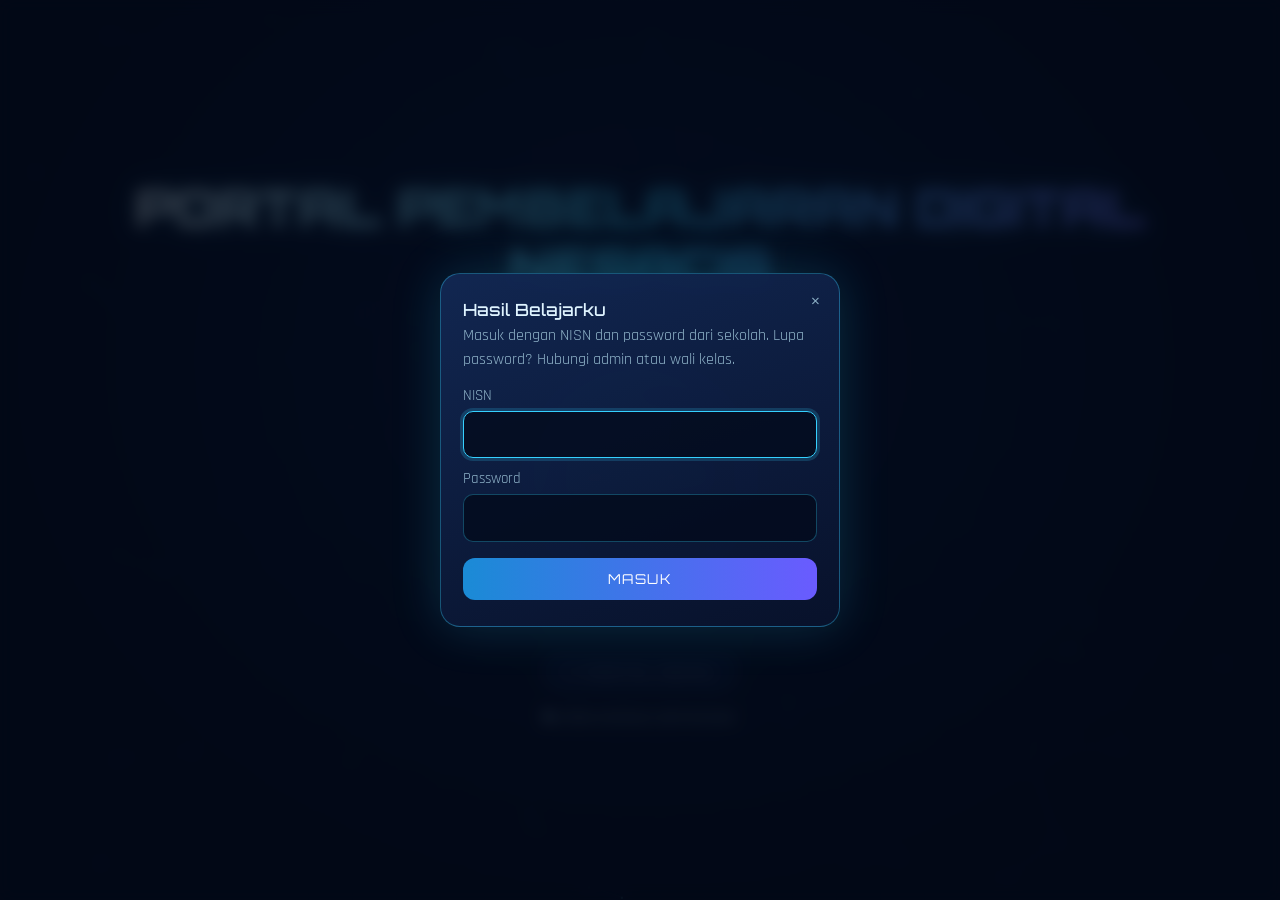
<file: hasil.html>
<!DOCTYPE html>
<html lang="id"><head><meta charset="utf-8"><meta name="viewport" content="width=device-width,initial-scale=1,viewport-fit=cover">
<meta name="theme-color" content="#0d9488"><link rel="manifest" href="manifest.json"><link rel="icon" href="favicon.png"><link rel="apple-touch-icon" href="apple-touch-icon.png">
<title>Hasil Belajarku · NESACIS</title><link rel="stylesheet" href="portal.css"></head>
<body>
<header class="top"><b>📊 Hasil Belajarku</b><span class="sp"></span><span class="nm" id="nm"></span><a href="panduan.html#murid">Panduan</a><a href="index.html">Portal</a><button id="out" type="button">Keluar</button></header>
<main>
  <div class="row"><div class="grow"><h1 id="jd">Hasil Belajar</h1><div class="mut" id="sub"></div></div>
    <div><label for="per" style="margin:0 0 3px">Tahun ajaran / semester</label><select id="per"></select></div></div>
  <div id="err" class="msg err hid"></div><div id="load" class="empty">Memuat hasil belajarmu…</div>
  <div id="isi" hidden>
    <div class="card"><h2>Rata-rata nilai per mata pelajaran</h2><div class="grid" id="rata"></div></div>
    <div class="card"><h2>Kehadiran</h2><div class="grid" id="hadir"></div><div class="tw" style="margin-top:12px"><table id="tabs"></table></div></div>
    <div class="card"><h2>Nilai dari guru</h2><div class="tw"><table id="tn"></table></div></div>
    <div class="card"><h2>Hasil ulangan online</h2><div class="tw"><table id="tu"></table></div></div>
    <div class="card"><h2>Ganti password</h2><p class="mut">Disarankan mengganti password awal dari sekolah.</p><div class="row"><input id="p1" type="password" placeholder="Password lama" class="grow" autocomplete="current-password"><input id="p2" type="password" placeholder="Password baru (min. 6)" class="grow" autocomplete="new-password"><button class="btn" id="pw">Simpan</button></div><div id="pm"></div></div>
  </div>
</main>
<script src="config.js"></script><script src="nesacis.js"></script>
<script>
const $=id=>document.getElementById(id),S=NESACIS.wajib(['murid'],'murid');
const esc=s=>String(s==null?'':s).replace(/[&<>"']/g,c=>({'&':'&amp;','<':'&lt;','>':'&gt;','"':'&quot;',"'":'&#39;'}[c]));
const fm=n=>String(Math.round(n*100)/100).replace('.',',');
const tgl=t=>{const d=new Date(t);return isNaN(d)?esc(t):d.toLocaleDateString('id-ID',{day:'numeric',month:'short',year:'numeric'})};
if(S){$('pw').onclick=async()=>{const x=await NESACIS.call('changePassword',{oldPassword:$('p1').value,newPassword:$('p2').value});$('pm').innerHTML=x.ok?'<div class="msg ok">Password diganti.</div>':'<div class="msg err">'+esc(NESACIS.pesan(x.error))+'</div>';if(x.ok){$('p1').value=$('p2').value=''}};$('nm').textContent=S.user.nama;$('out').onclick=()=>NESACIS.keluar('index.html');$('per').onchange=()=>muat($('per').value);muat('')}
async function muat(per){
  $('load').hidden=false;$('isi').hidden=true;$('err').classList.add('hid');
  const r=await NESACIS.call('murid_hasil',per?{periode:per}:{});
  $('load').hidden=true;
  if(!r.ok){$('err').textContent=NESACIS.pesan(r.error);$('err').classList.remove('hid');return}
  $('per').innerHTML=r.periodes.map(p=>`<option value="${esc(p.id)}" ${p.id===r.periode?'selected':''}>${esc(p.label)}</option>`).join('');
  $('jd').textContent='Hasil Belajar '+r.siswa.nama;$('sub').textContent='NISN '+r.siswa.nisn+' · Kelas '+r.siswa.kelas+' · No. absen '+r.siswa.absen;
  $('rata').innerHTML=r.rata.length?r.rata.map(x=>`<div class="tile" style="cursor:default"><span>${esc(x.mapel)}</span><div class="stat">${fm(x.rata)}</div><div class="bar"><i style="width:${Math.min(100,x.rata)}%"></i></div><span>${x.jumlah} nilai</span></div>`).join(''):(r.rekapAda?'<p class="empty">Belum ada nilai dari guru pada periode ini.</p>':'<p class="empty">Belum ada rekap nilai untukmu pada periode ini. Rekap muncul setelah gurumu menyimpan nilai atau absensi.</p>');
  const t=r.absensi.total,jm=t.H+t.I+t.S+t.A;
  $('hadir').innerHTML=jm?[['Hadir',t.H],['Izin',t.I],['Sakit',t.S],['Alpa',t.A]].map(a=>`<div class="tile" style="cursor:default"><span>${a[0]}</span><div class="stat">${a[1]}</div></div>`).join(''):'<p class="empty">Belum ada data kehadiran.</p>';
  const pm=Object.keys(r.absensi.perMapel);
  $('tabs').innerHTML=pm.length?'<thead><tr><th>Mata pelajaran</th><th>Hadir</th><th>Izin</th><th>Sakit</th><th>Alpa</th></tr></thead><tbody>'+pm.map(m=>{const a=r.absensi.perMapel[m];return `<tr><td>${esc(m)}</td><td>${a.H}</td><td>${a.I}</td><td>${a.S}</td><td>${a.A}</td></tr>`}).join('')+'</tbody>':'';
  $('tn').innerHTML=r.nilai.length?'<thead><tr><th>Tanggal</th><th>Mata pelajaran</th><th>Jenis</th><th>Nilai</th><th>Guru</th><th>Ket.</th></tr></thead><tbody>'+r.nilai.map(n=>`<tr><td>${tgl(n.tanggal)}</td><td>${esc(n.mapel)}</td><td>${esc(n.kategori)}</td><td><b>${fm(n.nilai)}</b></td><td>${esc(n.guru)}</td><td>${esc(n.keterangan)}</td></tr>`).join('')+'</tbody>':'<tbody><tr><td class="empty">Belum ada nilai.</td></tr></tbody>';
  $('tu').innerHTML=r.ulangan.length?'<thead><tr><th>Tanggal</th><th>Ulangan</th><th>Mapel</th><th>Nilai</th><th>Benar/Salah/Kosong</th></tr></thead><tbody>'+r.ulangan.map(u=>`<tr><td>${tgl(u.waktu)}</td><td>${esc(u.judul)}</td><td>${esc(u.mapel)}</td><td>${u.tampil?`<b>${fm(u.nilai)}</b> <span class="badge ${u.nilai>=u.kkm?'ok':'bad'}">${u.nilai>=u.kkm?'Tuntas':'Belum tuntas'}</span>`:'<span class="mut">Disembunyikan guru</span>'}</td><td>${u.tampil?u.benar+' / '+u.salah+' / '+u.kosong:'-'}</td></tr>`).join('')+'</tbody>':'<tbody><tr><td class="empty">Belum ada hasil ulangan.</td></tr></tbody>';
  $('isi').hidden=false;
}
</script></body></html>
</file>
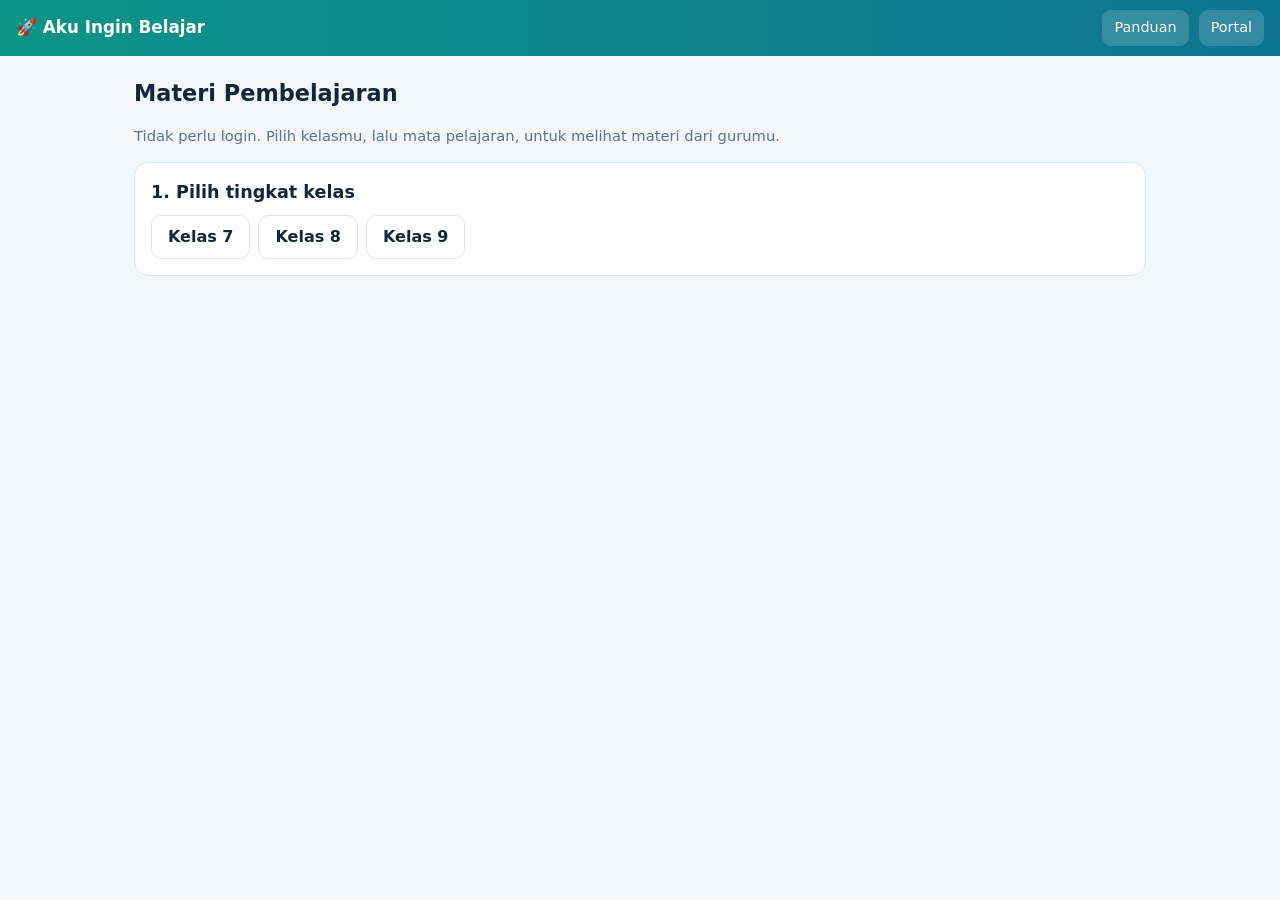
<file: materi.html>
<!DOCTYPE html>
<html lang="id"><head><meta charset="utf-8"><meta name="viewport" content="width=device-width,initial-scale=1,viewport-fit=cover">
<meta name="theme-color" content="#0d9488"><link rel="manifest" href="manifest.json"><link rel="icon" href="favicon.png"><link rel="apple-touch-icon" href="apple-touch-icon.png">
<title>Aku Ingin Belajar · NESACIS</title><link rel="stylesheet" href="portal.css"></head>
<body>
<header class="top"><b>🚀 Aku Ingin Belajar</b><span class="sp"></span><a href="panduan.html#murid">Panduan</a><a href="index.html">Portal</a></header>
<main>
  <h1>Materi Pembelajaran</h1>
  <p class="mut">Tidak perlu login. Pilih kelasmu, lalu mata pelajaran, untuk melihat materi dari gurumu.</p>
  <div id="err" class="msg err hid"></div>
  <div class="card"><h2>1. Pilih tingkat kelas</h2><div class="row" id="tk"><button class="btn sec" data-k="7">Kelas 7</button><button class="btn sec" data-k="8">Kelas 8</button><button class="btn sec" data-k="9">Kelas 9</button></div></div>
  <div id="langkah2" hidden><h2 style="margin:6px 0 10px">2. Pilih mata pelajaran</h2><div class="grid" id="mapel"></div></div>
  <div class="card" id="box" style="margin-top:16px" hidden>
    <div class="row"><h2 class="grow" id="jd" style="margin:0"></h2><input id="q" class="grow" placeholder="Cari judul materi…" style="max-width:260px"></div>
    <div id="list" style="margin-top:10px"></div>
  </div>
</main>
<script src="config.js"></script><script src="nesacis.js"></script>
<script>
const $=id=>document.getElementById(id);
const esc=s=>String(s==null?'':s).replace(/[&<>"']/g,c=>({'&':'&amp;','<':'&lt;','>':'&gt;','"':'&quot;',"'":'&#39;'}[c]));
const pub=(a,d,o)=>NESACIS.call(a,d,Object.assign({tanpaToken:true,tanpaRedirect:true},o||{}));   // tanpa token: tampilan siswa walau perangkat pernah dipakai login guru
let ALL=[],MAPEL=[],JML={},PIL='',TK='';
try{TK=localStorage.getItem('materi_tingkat')||''}catch(e){}
$('tk').onclick=e=>{const b=e.target.closest('[data-k]');if(!b)return;TK=b.dataset.k;try{localStorage.setItem('materi_tingkat',TK)}catch(x){}PIL='';muat()};
$('q').oninput=tampil;
if(TK)muat();
async function muat(){
  document.querySelectorAll('#tk .btn').forEach(b=>b.classList.toggle('sec',b.dataset.k!==TK));
  $('err').classList.add('hid');$('box').hidden=true;$('langkah2').hidden=false;
  $('mapel').innerHTML='<p class="mut">Memuat…</p>';
  const r=await pub('materi_list',{tingkat:TK});
  if(!r.ok){$('err').textContent=NESACIS.pesan(r.error);$('err').classList.remove('hid');$('mapel').innerHTML='';return}
  ALL=r.materi;MAPEL=r.mapel;JML=r.jumlahPerMapel||{};
  $('mapel').innerHTML=MAPEL.map(m=>`<button class="tile${m===PIL?' on':''}" data-m="${esc(m)}"><b>${esc(m)}</b><span>${JML[m]||0} materi</span></button>`).join('');
}
$('mapel').addEventListener('click',e=>{
  const b=e.target.closest('[data-m]');if(!b)return;PIL=b.dataset.m;
  document.querySelectorAll('#mapel .tile').forEach(t=>t.classList.toggle('on',t===b));
  $('q').value='';tampil();$('box').scrollIntoView({behavior:'smooth',block:'start'});
});
function tampil(){
  if(!PIL)return;$('box').hidden=false;$('jd').textContent=PIL+' · Kelas '+TK;
  const q=$('q').value.trim().toLowerCase(),L=ALL.filter(m=>m.mapel===PIL&&(!q||m.judul.toLowerCase().includes(q)));
  $('list').innerHTML=L.length?L.map(m=>`<div class="card" style="margin:0 0 10px"><div class="row"><div class="grow"><b>${esc(m.judul)}</b>
    <div class="mut">${esc(m.guru)} · ${new Date(m.dibuat).toLocaleDateString('id-ID',{day:'numeric',month:'long',year:'numeric'})} · <span class="badge ${m.tipe==='pdf'?'bad':'run'}">${m.tipe.toUpperCase()}</span></div></div>
    <button class="btn" data-b="${esc(m.id)}">Buka</button></div></div>`).join(''):'<p class="empty">Belum ada materi untuk mata pelajaran ini.</p>';
}
$('list').addEventListener('click',async e=>{
  const b=e.target.closest('[data-b]');if(!b)return;
  const t=b.textContent;b.disabled=true;b.textContent='Membuka…';
  const r=await pub('materi_ambil',{id:b.dataset.b,tingkat:TK},{timeout:120000});
  b.disabled=false;b.textContent=t;
  if(!r.ok)return alert(NESACIS.pesan(r.error));
  buka(r);
});
function buka(r){
  const bin=atob(r.data),by=new Uint8Array(bin.length);for(let i=0;i<bin.length;i++)by[i]=bin.charCodeAt(i);
  const v=document.createElement('div');v.className='viewer';
  v.innerHTML=`<div class="vh"><b>${esc(r.judul)}</b><a class="btn sm sec hid" id="vt" target="_blank" rel="noopener">Tab baru</a><button class="btn sm" id="vc">Tutup</button></div>`;
  const f=document.createElement('iframe');let url='';
  if(r.tipe==='pdf'){url=URL.createObjectURL(new Blob([by],{type:'application/pdf'}));f.src=url;const a=v.querySelector('#vt');a.href=url;a.classList.remove('hid')}
  else{f.setAttribute('sandbox','allow-scripts allow-forms allow-popups allow-modals');f.srcdoc=new TextDecoder('utf-8').decode(by)}
  v.appendChild(f);document.body.appendChild(v);
  v.querySelector('#vc').onclick=()=>{v.remove();if(url)URL.revokeObjectURL(url)};
}
</script></body></html>
</file>
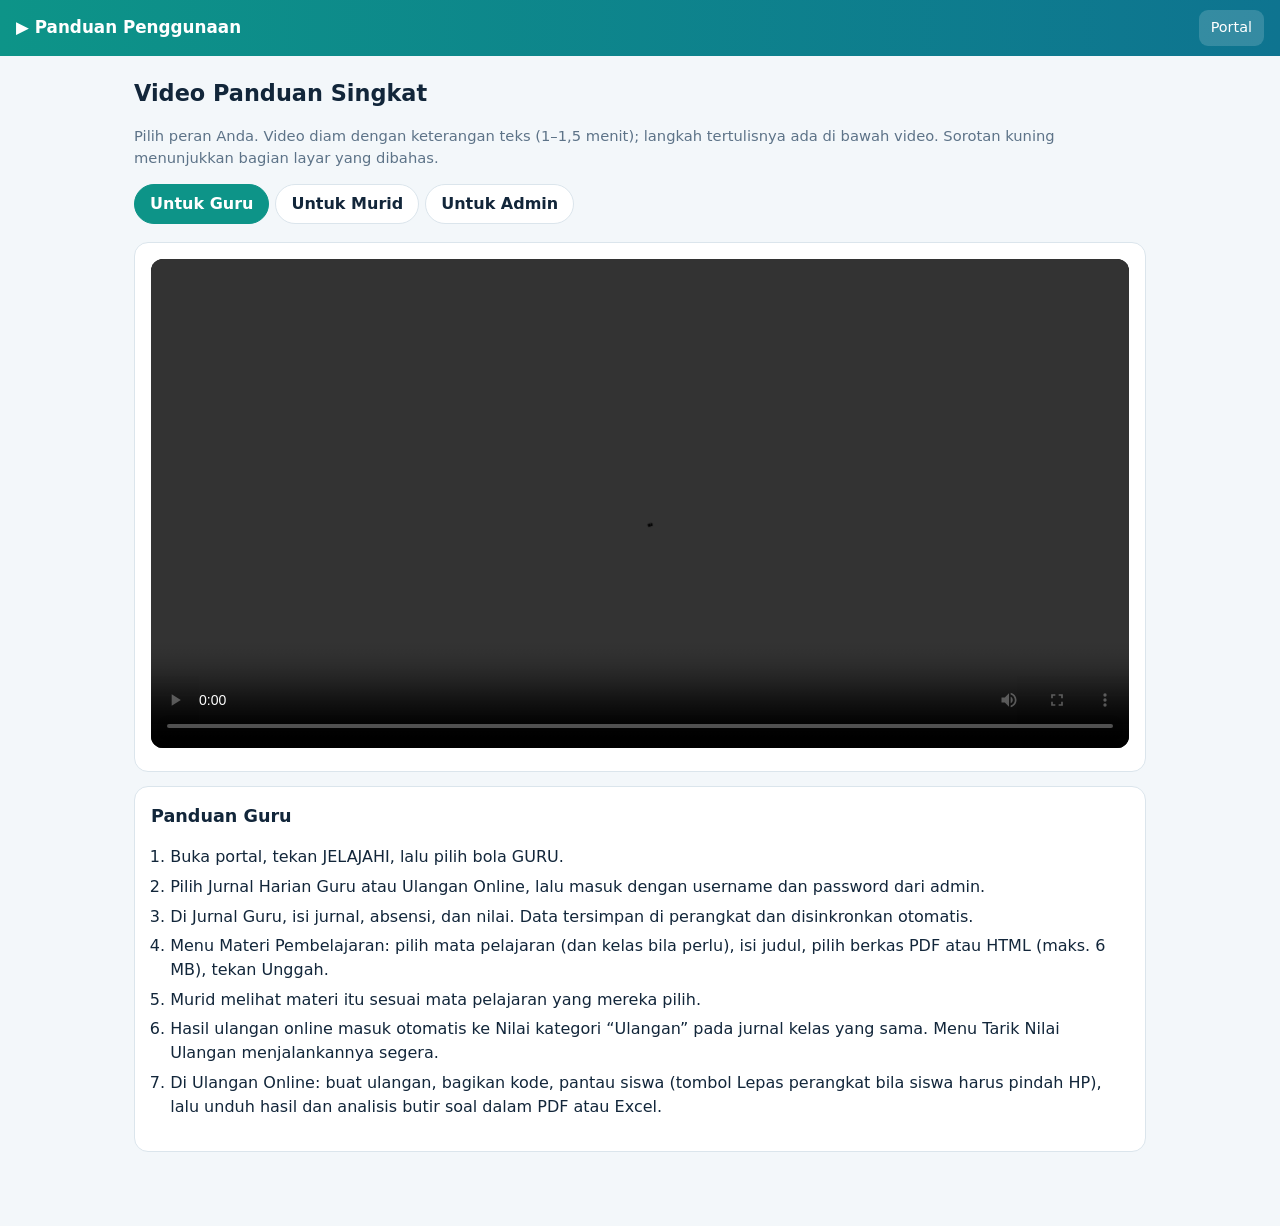
<file: panduan.html>
<!DOCTYPE html>
<html lang="id"><head><meta charset="utf-8"><meta name="viewport" content="width=device-width,initial-scale=1,viewport-fit=cover">
<meta name="theme-color" content="#0d9488"><link rel="manifest" href="manifest.json"><link rel="icon" href="favicon.png"><link rel="apple-touch-icon" href="apple-touch-icon.png">
<title>Panduan Penggunaan · NESACIS</title><link rel="stylesheet" href="portal.css">
<style>video{width:100%;max-height:70vh;background:#000;border-radius:12px}ol{padding-left:1.2rem}li{margin:.35rem 0}.vh{display:flex}</style></head>
<body>
<header class="top"><b>▶ Panduan Penggunaan</b><span class="sp"></span><a href="index.html">Portal</a></header>
<main>
  <h1>Video Panduan Singkat</h1>
  <p class="mut">Pilih peran Anda. Video diam dengan keterangan teks (1–1,5 menit); langkah tertulisnya ada di bawah video. Sorotan kuning menunjukkan bagian layar yang dibahas.</p>
  <div class="tabs" id="tabs"><button data-t="guru">Untuk Guru</button><button data-t="murid">Untuk Murid</button><button data-t="admin">Untuk Admin</button></div>
  <div class="card"><video id="v" controls playsinline preload="metadata"></video></div>
  <div class="card"><h2 id="jd"></h2><ol id="st"></ol></div>
</main>
<script>
const P={
 guru:{t:'Panduan Guru',v:'video/panduan-guru.mp4',s:['Buka portal, tekan JELAJAHI, lalu pilih bola GURU.','Pilih Jurnal Harian Guru atau Ulangan Online, lalu masuk dengan username dan password dari admin.','Di Jurnal Guru, isi jurnal, absensi, dan nilai. Data tersimpan di perangkat dan disinkronkan otomatis.','Menu Materi Pembelajaran: pilih mata pelajaran (dan kelas bila perlu), isi judul, pilih berkas PDF atau HTML (maks. 6 MB), tekan Unggah.','Murid melihat materi itu sesuai mata pelajaran yang mereka pilih.','Hasil ulangan online masuk otomatis ke Nilai kategori “Ulangan” pada jurnal kelas yang sama. Menu Tarik Nilai Ulangan menjalankannya segera.','Di Ulangan Online: buat ulangan, bagikan kode, pantau siswa (tombol Lepas perangkat bila siswa harus pindah HP), lalu unduh hasil dan analisis butir soal dalam PDF atau Excel.']},
 murid:{t:'Panduan Murid',v:'video/panduan-murid.mp4',s:['Buka portal, tekan JELAJAHI, lalu pilih bola MURID.','Aku Ingin Belajar (tanpa login): pilih kelasmu, lalu mata pelajaran, lalu tekan Buka pada materi.','Ujianku (tanpa login): ketik kode ulangan dari gurumu dan tekan Lanjut. Isi nama, kelas, dan nomor absen dengan benar, centang aturan, lalu Mulai ulangan.','Kerjakan ulangan di satu perangkat dan jangan berpindah tab: pelanggaran dicatat dan ujian bisa dikumpulkan otomatis.','Hasil Belajarku: masuk dengan NISN dan password dari sekolah (akun dibuat admin). Di sana kamu bisa melihat nilai, kehadiran, dan mengganti password awalmu.','Lupa password? Hubungi admin atau wali kelas.']},
 admin:{t:'Panduan Admin',v:'video/panduan-admin.mp4',s:['Di halaman utama, tekan PORTAL ADMIN dan masuk dengan akun admin.','Ringkasan menampilkan jumlah data dan tautan ke 6 file database.','Akun Guru & Admin: tambah akun, atur ulang password, nonaktifkan, atau hapus.','Akun Murid: dipakai untuk Hasil Belajarku. Tidak ada pendaftaran mandiri; admin membuat akun satu per satu atau sekaligus dari Data Siswa, dan dapat mengubah kelas serta mengatur ulang password.','Data Siswa (NISN): impor dari Excel, lalu tekan Buat akun murid untuk membuat akun semua siswa sekaligus (username = NISN, password awal = NISN atau yang Anda tentukan).','Kenaikan Kelas: atur tujuan tiap kelas lalu jalankan sekaligus. Buat periode baru untuk tahun ajaran berikutnya.','Backup & Restore: atur cadangan otomatis, unduh backup lengkap, atau pulihkan dari cadangan.']}
};
const $=id=>document.getElementById(id);
function tampil(k){
  if(!P[k])k='guru';const d=P[k];
  document.querySelectorAll('#tabs button').forEach(b=>b.classList.toggle('on',b.dataset.t===k));
  $('jd').textContent=d.t;$('st').innerHTML=d.s.map(x=>`<li>${x.replace(/[&<>]/g,c=>({'&':'&amp;','<':'&lt;','>':'&gt;'}[c]))}</li>`).join('');
  const v=$('v');v.pause();v.src=d.v;v.load();history.replaceState(null,'','#'+k);
}
$('tabs').onclick=e=>{const b=e.target.closest('[data-t]');if(b)tampil(b.dataset.t)};
tampil(location.hash.slice(1));
</script></body></html>
</file>
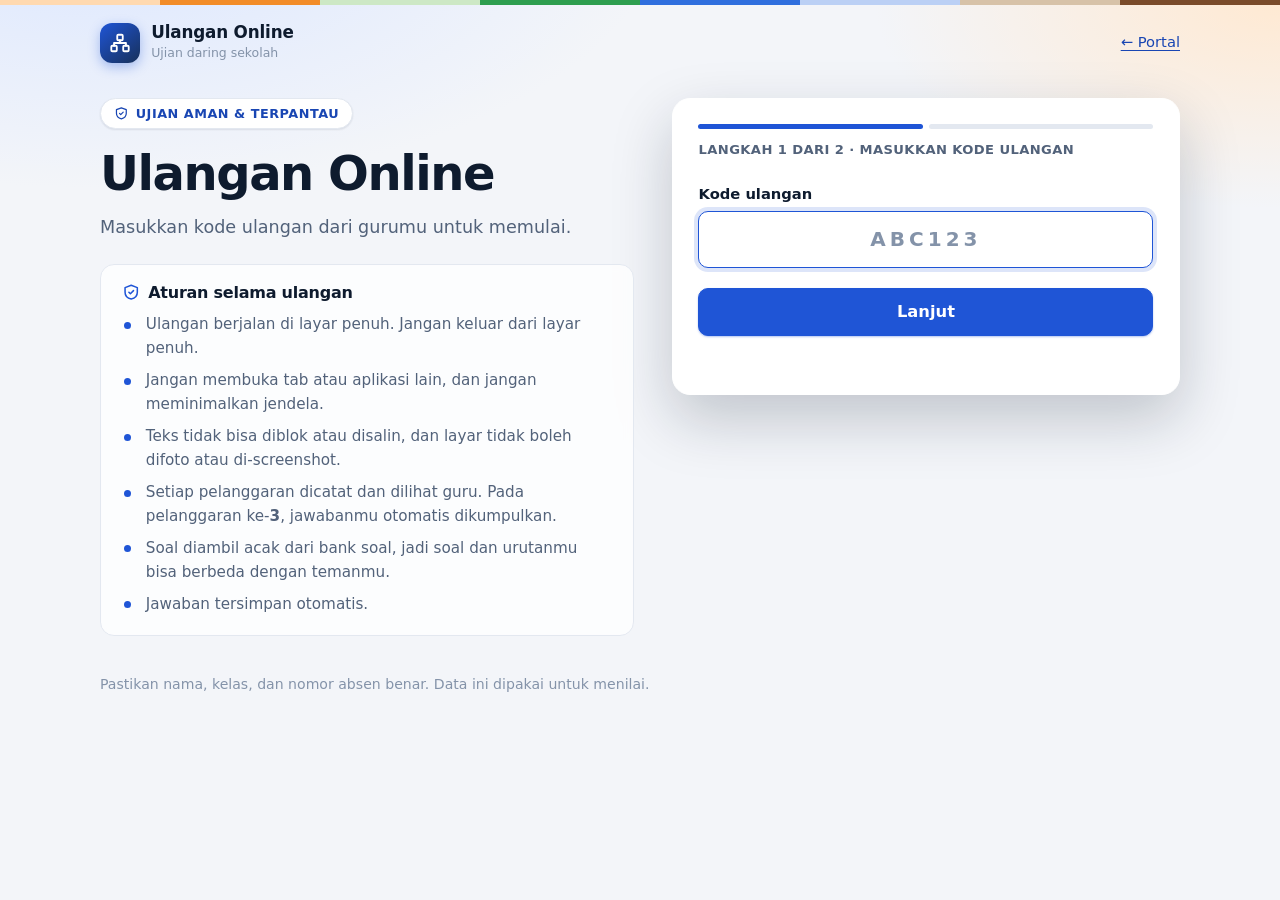
<file: ulangan.html>
<!DOCTYPE html>
<html lang="id">
<head>
<meta charset="UTF-8">
<meta name="viewport" content="width=device-width, initial-scale=1, viewport-fit=cover">
<meta name="robots" content="noindex,nofollow">
<meta name="theme-color" content="#0E1B2E">
<title>Ulangan Online</title>
<style>
/* =====================================================================
   SISTEM DESAIN — Ulangan Online
   Warna: navy tinta + biru primer; aksen dari warna kabel UTP T568B.
   Tanpa font eksternal agar ringan.
   ===================================================================== */
:root{
  --font:ui-sans-serif,system-ui,-apple-system,"Segoe UI",Roboto,"Helvetica Neue",Arial,"Noto Sans",sans-serif;
  --bg:#F3F5F9; --surface:#fff; --ink:#0E1B2E; --ink-2:#52627A; --ink-3:#8493A9;
  --line:#E3E8F0; --line-2:#CBD5E3; --tint:#F7F9FC;
  --brand:#1F55D6; --brand-600:#1946B3; --brand-50:#EBF1FE; --brand-100:#D8E4FD;
  --navy:#0E1B2E; --navy-2:#17305A;
  --ok:#0F8A5F; --ok-50:#E2F5EC; --warn:#B25E09; --warn-50:#FEF0DA; --bad:#C0352B; --bad-50:#FCEAE8;
  --r:14px; --r-sm:10px;
  --sh-sm:0 1px 2px rgba(14,27,46,.06),0 1px 2px rgba(14,27,46,.04);
  --sh:0 6px 20px rgba(14,27,46,.07),0 1px 3px rgba(14,27,46,.05);
  --sh-lg:0 24px 60px rgba(14,27,46,.22);
  /* nama lama (dipakai gaya inline) */
  --paper:var(--bg); --accent:var(--brand); --accent-ink:var(--brand-600); --accent-soft:var(--brand-50);
  --ok-soft:var(--ok-50); --warn-soft:var(--warn-50); --bad-soft:var(--bad-50); --radius:var(--r);
  font-family:var(--font);
}
*{box-sizing:border-box}
html{-webkit-text-size-adjust:100%;scroll-behavior:smooth}
html,body{margin:0;min-height:100%}
body{background:var(--bg);color:var(--ink);font-size:16px;line-height:1.55;-webkit-font-smoothing:antialiased}
button,input,select{font:inherit;color:inherit}
button{cursor:pointer}
:focus-visible{outline:3px solid rgba(31,85,214,.45);outline-offset:2px;border-radius:6px}
[hidden]{display:none!important}
h1,h2,h3{line-height:1.2;margin:0;letter-spacing:-.015em}
p{margin:0}
a{color:var(--brand-600)}
.num{font-variant-numeric:tabular-nums}
.ic{width:1.15em;height:1.15em;flex:none;vertical-align:-.2em}

/* ---------- motif kabel UTP T568B ---------- */
.kabel{display:flex;height:5px}
.kabel span{flex:1}
.kabel span:nth-child(1){background:#FFD9B0}.kabel span:nth-child(2){background:#F28C28}
.kabel span:nth-child(3){background:#CDE8C5}.kabel span:nth-child(4){background:#2E9E4F}
.kabel span:nth-child(5){background:#2F6FDE}.kabel span:nth-child(6){background:#BBD0F5}
.kabel span:nth-child(7){background:#D7C2A8}.kabel span:nth-child(8){background:#7A4B2A}

/* ---------- tombol ---------- */
.btn{display:inline-flex;align-items:center;justify-content:center;gap:.45rem;border:1px solid var(--line-2);background:var(--surface);color:var(--ink);border-radius:var(--r-sm);padding:.6em 1.15em;font-weight:600;min-height:44px;line-height:1.2;box-shadow:var(--sh-sm);transition:background .15s,border-color .15s,box-shadow .15s,transform .05s}
.btn:hover{background:var(--tint);border-color:var(--ink-3)}
.btn:active{transform:translateY(1px)}
.btn.primary{background:var(--brand);border-color:var(--brand);color:#fff;box-shadow:0 1px 2px rgba(31,85,214,.35)}
.btn.primary:hover{background:var(--brand-600);border-color:var(--brand-600)}
.btn.accent{background:var(--navy);border-color:var(--navy);color:#fff}
.btn.accent:hover{background:var(--navy-2);border-color:var(--navy-2)}
.btn.danger{color:var(--bad);border-color:#EBB6B1;background:#fff}
.btn.danger:hover{background:var(--bad-50);border-color:var(--bad)}
.btn.small{min-height:36px;padding:.3em .85em;font-size:.9rem;border-radius:9px}
.btn:disabled{opacity:.5;cursor:not-allowed;box-shadow:none;transform:none}
.link{background:none;border:0;color:var(--brand-600);text-decoration:underline;text-underline-offset:3px;padding:0;font-weight:500}
.muat{display:inline-block;width:15px;height:15px;border:2px solid var(--line-2);border-top-color:var(--brand);border-radius:50%;animation:putar .75s linear infinite;vertical-align:-3px;margin-right:.5rem}
.btn .muat{margin-right:0}
@keyframes putar{to{transform:rotate(360deg)}}

/* ---------- form ---------- */
.form label,.form-set label,.modal label{display:block;font-weight:600;font-size:.92rem;margin:1rem 0 .35rem;color:var(--ink)}
.form label:first-child,.form-set label:first-child{margin-top:0}
.form input[type=text],.form input[type=password],.form select,
.form-set input[type=text],.form-set input[type=number],.form-set input[type=password],.form-set select,
.modal input[type=text],.modal input[type=password],.modal select,.toolbar input,.toolbar select,.form-inline input,.form-inline select{
  width:100%;border:1.5px solid var(--line-2);border-radius:var(--r-sm);padding:.6em .8em;background:#fff;min-height:44px;transition:border-color .15s,box-shadow .15s}
.toolbar input,.toolbar select{width:auto;min-height:40px}
.form input:focus,.form select:focus,.form-set input:focus,.form-set select:focus,.modal input:focus,.modal select:focus,.toolbar input:focus,.toolbar select:focus,.form-inline input:focus,.form-inline select:focus{outline:none;border-color:var(--brand);box-shadow:0 0 0 4px rgba(31,85,214,.15)}
.form input::placeholder{color:var(--ink-3)}
.form .row{display:grid;grid-template-columns:1fr 1fr;gap:.8rem}
.form .row label{margin-top:1rem}
.form .cek{display:flex;gap:.65rem;align-items:flex-start;font-weight:400;margin-top:1.2rem;color:var(--ink-2)}
.form .cek input{margin-top:.25rem;width:19px;height:19px;flex:none;accent-color:var(--brand)}
.form>.btn,.form .btn.primary{width:100%;margin-top:1.2rem;min-height:48px;font-size:1.02rem}
.err{color:var(--bad);font-weight:600;margin:.8rem 0 0;min-height:1.2em;font-size:.94rem}
.kode-in{text-transform:uppercase;letter-spacing:.2em;font-size:1.25rem!important;text-align:center;font-weight:700}
.petunjuk{color:var(--ink-2);font-size:.95rem;max-width:80ch}
.petunjuk code{background:#E8EDF5;padding:.05em .4em;border-radius:5px;font-size:.9em}
small{color:var(--ink-3)}

/* ---------- kartu & lencana ---------- */
.card{background:var(--surface);border:1px solid var(--line);border-radius:var(--r);padding:1.5rem;box-shadow:var(--sh)}
.badge{display:inline-flex;align-items:center;gap:.3rem;padding:.12em .65em;border-radius:99px;font-size:.8rem;font-weight:700;white-space:nowrap;line-height:1.5}
.badge.ok{background:var(--ok-50);color:#0B6C4A}.badge.run{background:var(--brand-50);color:var(--brand-600)}
.badge.warn{background:var(--warn-50);color:#8A4905}.badge.bad{background:var(--bad-50);color:#98281F}.badge.mute{background:#E8EDF5;color:var(--ink-2)}
.demo-banner{background:var(--warn-50);color:#7A4305;border-bottom:1px solid #F0D3A0;padding:.55rem 1rem;font-size:.92rem;text-align:center;font-weight:500}
.notice{background:var(--warn-50);border:1px solid #F0D3A0;border-radius:var(--r-sm);padding:.8rem 1rem;margin-bottom:1rem;font-weight:600;color:#7A4305}
.lanjut{background:var(--brand-50);border:1px solid var(--brand-100);border-radius:var(--r-sm);padding:1rem;margin-bottom:1.2rem}
.lanjut p{margin:0 0 .75rem}
.galat{background:var(--bad-50);border:1px solid #F0BDB8;border-radius:var(--r-sm);padding:.85rem 1.1rem;color:#7d1a14;margin:1rem 0;font-size:.95rem}
.galat ul{margin:.35rem 0 0;padding-left:1.2rem}
.sukses{background:var(--ok-50);border:1px solid #AEDBC8;border-radius:var(--r-sm);padding:.85rem 1.1rem;color:#0B6C4A;margin:1rem 0}

/* ---------- indikator proses ---------- */
.progres{position:fixed;top:0;left:0;right:0;height:4px;z-index:300;background:linear-gradient(90deg,#FFD9B0 0 12.5%,#F28C28 12.5% 25%,#CDE8C5 25% 37.5%,#2E9E4F 37.5% 50%,#2F6FDE 50% 62.5%,#BBD0F5 62.5% 75%,#D7C2A8 75% 87.5%,#7A4B2A 87.5% 100%);background-size:50% 100%;animation:geser .9s linear infinite}
@keyframes geser{to{background-position:50% 0}}
.toast-sibuk{position:fixed;left:50%;bottom:1.4rem;transform:translateX(-50%);background:var(--navy);color:#fff;padding:.6rem 1.2rem;border-radius:99px;z-index:300;font-weight:600;box-shadow:var(--sh-lg);display:flex;align-items:center;gap:.6rem}
.toast-sibuk .muat{margin:0;border-color:rgba(255,255,255,.3);border-top-color:#fff}
.btn.primary .muat,.btn.accent .muat{border-color:rgba(255,255,255,.35);border-top-color:#fff}
body.sibuk{cursor:progress}

/* ---------- modal ---------- */
.modal-back{position:fixed;inset:0;z-index:90;background:rgba(10,20,36,.55);backdrop-filter:blur(3px);display:grid;place-items:center;padding:1rem;animation:muncul .15s ease-out}
.modal{background:#fff;border-radius:18px;max-width:580px;width:100%;padding:1.6rem;max-height:90vh;overflow:auto;box-shadow:var(--sh-lg);animation:naik .18s ease-out}
.modal h2{font-size:1.25rem;margin-bottom:.6rem}
.modal p{color:var(--ink-2)}
.modal .aksi{display:flex;gap:.6rem;justify-content:flex-end;margin-top:1.4rem;flex-wrap:wrap}
@keyframes muncul{from{opacity:0}}
@keyframes naik{from{opacity:0;transform:translateY(10px) scale(.98)}}

/* =====================================================================
   HALAMAN SISWA
   ===================================================================== */
#view-daftar{min-height:100vh;background:radial-gradient(900px 420px at 8% -8%,#DCE7FF 0,transparent 62%),radial-gradient(700px 360px at 100% 0,#FFE9D2 0,transparent 58%),var(--bg)}
.site-head{max-width:1120px;margin:0 auto;padding:1.1rem 1.25rem 0;display:flex;align-items:center;justify-content:space-between;gap:1rem}
.brand{display:flex;align-items:center;gap:.7rem;text-decoration:none;color:var(--ink)}
.brand .mark{width:40px;height:40px;border-radius:12px;background:linear-gradient(140deg,var(--brand),var(--navy-2));color:#fff;display:grid;place-items:center;box-shadow:0 4px 12px rgba(31,85,214,.35);flex:none}
.brand .mark .ic{width:22px;height:22px}
.brand b{display:block;font-size:1.05rem;letter-spacing:-.01em;line-height:1.15}
.brand small{display:block;font-size:.78rem;color:var(--ink-3);font-weight:500}
.page{max-width:1120px;margin:0 auto;padding:1.6rem 1.25rem 3rem}
.hero{display:grid;grid-template-columns:1.05fr 1fr;gap:2.4rem;align-items:start;margin-top:.6rem}
.eyebrow{display:inline-flex;align-items:center;gap:.45rem;background:#fff;border:1px solid var(--line);color:var(--brand-600);font-weight:700;font-size:.8rem;letter-spacing:.04em;text-transform:uppercase;padding:.3rem .8rem;border-radius:99px;box-shadow:var(--sh-sm);margin-bottom:1rem}
.hero h1{font-size:clamp(2rem,4.4vw,3rem);font-weight:800;letter-spacing:-.03em}
.hero .sub{color:var(--ink-2);margin:.7rem 0 1.4rem;font-size:1.1rem;max-width:46ch}
.facts{display:flex;gap:.8rem;margin:0 0 1.4rem;padding:0;list-style:none;flex-wrap:wrap}
.facts li{display:flex;align-items:center;gap:.75rem;background:#fff;border:1px solid var(--line);border-radius:var(--r-sm);padding:.65rem 1rem;box-shadow:var(--sh-sm)}
.facts .ic{color:var(--brand);width:1.5rem;height:1.5rem}
.facts b{display:block;font-size:1.5rem;line-height:1;font-weight:800}
.facts span{color:var(--ink-2);font-size:.85rem}
.aturan{background:rgba(255,255,255,.75);border:1px solid var(--line);border-radius:var(--r);padding:1.15rem 1.3rem;backdrop-filter:blur(4px)}
.aturan h2{font-size:1rem;margin-bottom:.7rem;display:flex;align-items:center;gap:.5rem}
.aturan h2 .ic{color:var(--brand)}
.aturan ul{margin:0;padding:0;list-style:none;display:grid;gap:.55rem}
.aturan li{position:relative;padding-left:1.5rem;color:var(--ink-2);font-size:.95rem}
.aturan li::before{content:"";position:absolute;left:.15rem;top:.55em;width:7px;height:7px;border-radius:50%;background:var(--brand)}
.hero .card{padding:1.6rem 1.6rem 1.7rem;border-radius:18px;box-shadow:var(--sh-lg);border-color:#fff}
.langkah{margin-bottom:1.3rem}
.langkah .segs{display:flex;gap:.4rem;margin-bottom:.5rem}
.langkah .seg{height:5px;flex:1;border-radius:99px;background:var(--line)}
.langkah .seg.on{background:var(--brand)}
.langkah span{font-size:.82rem;font-weight:700;color:var(--ink-2);letter-spacing:.03em;text-transform:uppercase}
.daftar-ul{margin-top:1.1rem;min-height:3rem}
.ul-pilih{border:1.5px solid var(--line);border-radius:var(--r-sm);padding:.85rem 1rem;margin-top:.7rem;background:#fff;display:flex;gap:.9rem;align-items:center;justify-content:space-between;transition:border-color .15s,box-shadow .15s}
.ul-pilih:hover{border-color:var(--brand);box-shadow:0 0 0 4px rgba(31,85,214,.08)}
.ul-pilih h3{font-size:1.02rem;line-height:1.3;margin-bottom:.15rem}
.ul-pilih .meta{color:var(--ink-2);font-size:.88rem}
.form .ul-pilih .btn{width:auto;margin-top:0;flex:none;min-height:38px;font-size:.92rem}
.kode-alt{margin-top:1.2rem;border-top:1px solid var(--line);padding-top:.9rem}
.kode-alt summary{cursor:pointer;color:var(--brand-600);font-weight:600;list-style:none;display:flex;align-items:center;gap:.4rem}
.kode-alt summary::-webkit-details-marker{display:none}
.kode-alt summary::before{content:"▸";transition:transform .15s}
.kode-alt[open] summary::before{transform:rotate(90deg)}
.kode-alt .form{margin-top:.6rem}
.ganti-kode{display:flex;justify-content:space-between;align-items:center;gap:.6rem;margin-bottom:1.1rem;flex-wrap:wrap;background:var(--tint);border:1px solid var(--line);border-radius:var(--r-sm);padding:.6rem .9rem;font-weight:600;font-size:.93rem}
.foot{margin-top:2.4rem;color:var(--ink-3);font-size:.88rem;display:flex;justify-content:space-between;flex-wrap:wrap;gap:.6rem}

/* ---------- layar ujian ---------- */
.exam-mode,.exam-mode *{-webkit-user-select:none;user-select:none;-webkit-touch-callout:none}
.exam-mode ::selection{background:transparent}
#view-ujian{min-height:100vh;background:var(--bg)}
.exam-bar{position:sticky;top:0;z-index:5;background:linear-gradient(135deg,var(--navy),var(--navy-2));color:#fff;box-shadow:0 4px 18px rgba(14,27,46,.25)}
.exam-bar .in{max-width:1200px;margin:0 auto;padding:.7rem 1.25rem;display:flex;align-items:center;gap:1.2rem;flex-wrap:wrap}
.exam-bar .siswa{display:flex;align-items:center;gap:.75rem;flex:1;min-width:200px}
.avatar{width:38px;height:38px;border-radius:50%;background:rgba(255,255,255,.16);color:#fff;display:grid;place-items:center;font-weight:700;flex:none;font-size:1rem}
.exam-bar .siswa b{display:block;line-height:1.2}
.exam-bar .siswa small{color:rgba(255,255,255,.7)}
.exam-bar .judul-x{flex:1.2;min-width:0;text-align:center;font-weight:600;color:rgba(255,255,255,.85);white-space:nowrap;overflow:hidden;text-overflow:ellipsis}
.exam-bar .stat{display:flex;gap:.6rem;align-items:stretch}
.pill{background:rgba(255,255,255,.1);border:1px solid rgba(255,255,255,.12);border-radius:12px;padding:.35rem .85rem;min-width:84px}
.pill small{display:block;color:rgba(255,255,255,.65);font-size:.7rem;line-height:1.2;text-transform:uppercase;letter-spacing:.05em;font-weight:600}
.pill b{font-size:1.1rem;line-height:1.3}
.pill.waktu{background:rgba(255,255,255,.16)}
.timer{font-size:1.45rem!important;letter-spacing:.02em}
.timer.low{color:#FFB4A9;animation:denyut 1s ease-in-out infinite}
@keyframes denyut{50%{opacity:.55}}
.pel b.has{color:#FFB4A9}
.prog{height:4px;background:rgba(255,255,255,.14)}
.prog i{display:block;height:100%;width:0;background:linear-gradient(90deg,#2E9E4F,#7DD3A0);transition:width .25s}
.exam-wrap{max-width:1200px;margin:0 auto;padding:1.4rem 1.25rem 3rem;display:grid;grid-template-columns:1fr 300px;gap:1.3rem;align-items:start}
.soal-card{background:#fff;border:1px solid var(--line);border-radius:18px;padding:1.6rem 1.8rem;box-shadow:var(--sh)}
.soal-head{display:flex;justify-content:space-between;align-items:center;gap:.6rem;margin-bottom:1.1rem;flex-wrap:wrap}
.soal-head #x-no{background:var(--brand-50);color:var(--brand-600);font-weight:700;font-size:.85rem;padding:.25rem .8rem;border-radius:99px}
.soal-head #x-pilih{color:var(--ink-2);font-size:.9rem;font-weight:500}
.soal-teks{font-size:1.22rem;line-height:1.65;white-space:pre-line;margin:0 0 1.4rem;max-width:70ch;font-weight:500}
.gambar{margin:0 0 1.2rem}
.gambar img{display:block;max-width:100%;max-height:340px;border-radius:12px;border:1px solid var(--line);background:#fff;-webkit-user-drag:none;pointer-events:none}
.gagal-gambar{color:var(--bad);margin:0}
.opsi{display:grid;gap:.7rem}
.opsi button{display:flex;gap:.95rem;align-items:center;text-align:left;border:1.5px solid var(--line-2);background:#fff;border-radius:12px;padding:.8rem 1rem;min-height:58px;transition:border-color .12s,background .12s,box-shadow .12s}
.opsi button:hover{border-color:var(--brand);background:#F7FAFF}
.opsi .huruf{flex:none;width:36px;height:36px;border-radius:10px;border:1.5px solid var(--line-2);display:grid;place-items:center;font-weight:700;background:var(--tint);transition:all .12s}
.opsi button[aria-checked=true]{border-color:var(--brand);background:var(--brand-50);box-shadow:0 0 0 3px rgba(31,85,214,.12)}
.opsi button[aria-checked=true] .huruf{background:var(--brand);border-color:var(--brand);color:#fff}
.nav-soal{display:flex;justify-content:space-between;gap:.6rem;margin-top:1.6rem;padding-top:1.2rem;border-top:1px solid var(--line)}
.nav-soal .btn{white-space:nowrap}
.sisi{position:sticky;top:96px}
.panel{background:#fff;border:1px solid var(--line);border-radius:var(--r);padding:1.15rem;box-shadow:var(--sh)}
.panel h2{font-size:1rem;margin-bottom:.15rem}
.panel p{margin:0 0 .9rem;color:var(--ink-2);font-size:.88rem}
.ports{display:grid;grid-template-columns:repeat(5,1fr);gap:7px}
.port{position:relative;height:44px;border:1.5px solid var(--line-2);background:var(--tint);border-radius:9px 9px 6px 6px;font-weight:700;font-size:.92rem;padding:9px 0 0;color:var(--ink-2);transition:all .12s}
.port::before{content:"";position:absolute;left:50%;top:-1.5px;width:42%;height:5px;background:var(--line-2);transform:translateX(-50%);border-radius:0 0 4px 4px}
.port::after{content:"";position:absolute;right:5px;top:6px;width:6px;height:6px;border-radius:50%;background:#C3CCDA}
.port:hover{border-color:var(--brand)}
.port.done{background:var(--ok-50);border-color:#9CD6BE;color:#0B6C4A}
.port.done::after{background:#22C55E;box-shadow:0 0 0 2px #C9F0D9}
.port.now{border-color:var(--brand);background:var(--brand-50);color:var(--brand-600);box-shadow:0 0 0 3px rgba(31,85,214,.22)}
.legend{display:flex;gap:1rem;font-size:.82rem;color:var(--ink-2);margin:.9rem 0 1rem}
.legend i{display:inline-block;width:9px;height:9px;border-radius:50%;margin-right:.35rem;background:#C3CCDA}
.legend i.g{background:#22C55E}
.simpan-st{font-size:.84rem;color:var(--ink-2);margin:.85rem 0 0;display:flex;gap:.45rem;align-items:flex-start}
.simpan-st::before{content:"";width:8px;height:8px;border-radius:50%;background:#22C55E;margin-top:.45em;flex:none}
.simpan-st.off{color:var(--bad);font-weight:600}
.simpan-st.off::before{background:var(--bad)}
.panel .btn{width:100%}
#watermark{position:fixed;inset:0;z-index:40;pointer-events:none;opacity:.075}
#cover{position:fixed;inset:0;z-index:100;background:radial-gradient(900px 500px at 50% 0,#17305A 0,#0A1424 70%);color:#fff;display:none;place-items:center;text-align:center;padding:1.5rem}
#cover .box{max-width:520px}
#cover h2{font-size:1.8rem;margin-bottom:.6rem}
#cover p{margin:.4rem 0 1.2rem;color:#C9D6E2}
#cover .hitung{font-size:1.05rem;color:#FFB4A9;font-weight:700}
body.blocked #cover{display:grid}
body.blocked #view-ujian .exam-bar,body.blocked #view-ujian .exam-wrap{visibility:hidden}

/* ---------- selesai ---------- */
#view-selesai{min-height:100vh;background:radial-gradient(800px 380px at 50% -10%,#DDF3E8 0,transparent 65%),var(--bg)}
.selesai{max-width:520px;margin:9vh auto 0;text-align:center;padding:2.2rem 2rem!important;border-radius:20px!important}
.ikon-ok{width:68px;height:68px;margin:0 auto 1.1rem;border-radius:50%;background:var(--ok-50);color:var(--ok);display:grid;place-items:center}
.ikon-ok .ic{width:36px;height:36px}
.selesai h1{font-size:1.7rem}
.selesai>p{color:var(--ink-2);margin-top:.5rem}
.selesai .nilai{font-size:4.6rem;font-weight:800;line-height:1;margin:1.3rem 0 .2rem;letter-spacing:-.04em;color:var(--brand-600)}
.selesai .rinci{display:grid;grid-template-columns:repeat(3,1fr);gap:.6rem;margin-top:1rem}
.selesai .rinci span{background:var(--tint);border:1px solid var(--line);border-radius:var(--r-sm);padding:.6rem;color:var(--ink-2);font-size:.85rem}
.selesai .rinci b{display:block;font-size:1.4rem;color:var(--ink)}

/* =====================================================================
   LOGIN & PANEL GURU
   ===================================================================== */
#view-login{min-height:100vh;background:radial-gradient(800px 400px at 12% -5%,#DCE7FF 0,transparent 60%),radial-gradient(700px 360px at 100% 100%,#FFE9D2 0,transparent 58%),var(--bg);display:grid;place-items:center;padding:1.5rem}
.login-card{width:min(440px,100%);padding:2rem!important;border-radius:20px!important;box-shadow:var(--sh-lg)!important}
.login-card .brand{margin-bottom:1.4rem}
.login-card h1{font-size:1.5rem;margin-bottom:.3rem}
.login-card>p{color:var(--ink-2);margin-bottom:1.2rem}
.login-card .tautan-kembali{display:block;margin-top:1.1rem;font-size:.9rem;text-align:center}

.app-head{background:linear-gradient(135deg,var(--navy),var(--navy-2));color:#fff;position:sticky;top:0;z-index:20;box-shadow:0 4px 18px rgba(14,27,46,.2)}
.app-head .in{max-width:1280px;margin:0 auto;padding:.65rem 1.25rem;display:flex;align-items:center;gap:1.1rem;flex-wrap:wrap}
.app-head .brand{color:#fff;margin-right:.4rem}
.app-head .brand small{color:rgba(255,255,255,.65)}
.app-head .spacer{flex:1}
.tabs{display:flex;gap:.25rem;background:rgba(255,255,255,.08);padding:.25rem;border-radius:12px}
.tabs button{background:transparent;border:0;color:rgba(255,255,255,.75);padding:.45rem 1rem;border-radius:9px;font-weight:600;transition:background .12s,color .12s}
.tabs button:hover{color:#fff;background:rgba(255,255,255,.08)}
.tabs button[aria-selected=true]{background:#fff;color:var(--navy);box-shadow:var(--sh-sm)}
.userbox{display:flex;align-items:center;gap:.6rem}
.userbox .uname{font-size:.9rem;font-weight:600}
.app-head .btn{background:rgba(255,255,255,.1);border-color:rgba(255,255,255,.2);color:#fff;box-shadow:none}
.app-head .btn:hover{background:rgba(255,255,255,.2)}
.admin-body{max-width:1280px;margin:0 auto;padding:1.5rem 1.25rem 4rem}
.sec-h{display:flex;justify-content:space-between;align-items:center;gap:.8rem;margin:0 0 1.1rem;flex-wrap:wrap}
.sec-h h2{font-size:1.4rem;font-weight:800;letter-spacing:-.02em}

.ul-grid{display:grid;grid-template-columns:repeat(auto-fill,minmax(310px,1fr));gap:1rem}
.ul-card{position:relative;background:#fff;border:1px solid var(--line);border-radius:var(--r);padding:1.15rem 1.2rem 1.1rem 1.4rem;display:flex;flex-direction:column;gap:.45rem;box-shadow:var(--sh-sm);transition:box-shadow .15s,transform .15s,border-color .15s;overflow:hidden}
.ul-card::before{content:"";position:absolute;left:0;top:0;bottom:0;width:5px;background:linear-gradient(180deg,#2E9E4F,#7DD3A0)}
.ul-card.tutup::before{background:var(--line-2)}
.ul-card:hover{box-shadow:var(--sh);transform:translateY(-2px);border-color:var(--line-2)}
.ul-card h3{font-size:1.08rem;line-height:1.3;margin-top:.1rem}
.ul-card .kode{font-weight:800;font-size:1.05rem;letter-spacing:.14em;background:var(--tint);border:1px solid var(--line);border-radius:8px;padding:.1rem .6rem}
.ul-card .meta{color:var(--ink-2);font-size:.9rem}
.ul-card .aksi{display:flex;gap:.5rem;flex-wrap:wrap;margin-top:auto;padding-top:.7rem}
.kosong{padding:2.4rem 1rem;text-align:center;color:var(--ink-2)}
.ul-head{background:#fff;border:1px solid var(--line);border-radius:var(--r);padding:1.1rem 1.3rem;margin-bottom:1.2rem;display:flex;gap:1.2rem;flex-wrap:wrap;align-items:center;box-shadow:var(--sh-sm)}
.ul-head h2{font-size:1.35rem;flex:1;min-width:230px;font-weight:800;letter-spacing:-.02em}
.subjudul{display:block;font-size:.9rem;color:var(--ink-2);font-weight:500;margin-top:.2rem;letter-spacing:0}
.ul-head .tautan{display:flex;gap:.5rem;align-items:center;flex-wrap:wrap}
.ul-head .tautan input{border:1.5px solid var(--line-2);border-radius:var(--r-sm);padding:.4em .7em;min-height:38px;width:min(340px,70vw);background:var(--tint);font-size:.9rem}
.kembali{margin-bottom:.9rem}
.subtabs{display:flex;gap:.2rem;border-bottom:1px solid var(--line);margin-bottom:1.3rem;overflow-x:auto}
.subtabs button{background:transparent;border:0;border-bottom:3px solid transparent;margin-bottom:-1px;padding:.7rem 1.1rem;font-weight:600;color:var(--ink-2);white-space:nowrap}
.subtabs button:hover{color:var(--ink)}
.subtabs button[aria-selected=true]{color:var(--brand-600);border-bottom-color:var(--brand)}

.cards{display:grid;grid-template-columns:repeat(auto-fit,minmax(160px,1fr));gap:.85rem;margin-bottom:1.2rem}
.cards .c{position:relative;background:#fff;border:1px solid var(--line);border-radius:var(--r);padding:.9rem 1.1rem;box-shadow:var(--sh-sm);overflow:hidden}
.cards .c::before{content:"";position:absolute;left:0;right:0;top:0;height:3px;background:var(--brand)}
.cards .c:nth-child(2)::before{background:var(--ok)}
.cards .c:nth-child(3)::before{background:#F28C28}
.cards .c:nth-child(4)::before{background:var(--bad)}
.cards .c:nth-child(5)::before{background:#7A4B2A}
.cards .c b{display:block;font-size:1.9rem;line-height:1.15;font-weight:800;letter-spacing:-.02em}
.cards .c span{color:var(--ink-2);font-size:.86rem}
.toolbar{display:flex;gap:.8rem;flex-wrap:wrap;align-items:end;margin-bottom:1rem}
.toolbar label{font-size:.78rem;color:var(--ink-2);display:block;font-weight:700;text-transform:uppercase;letter-spacing:.04em;margin:0 0 .25rem}
.toolbar .sp{flex:1}
.tabel-wrap{background:#fff;border:1px solid var(--line);border-radius:var(--r);overflow:auto;box-shadow:var(--sh-sm)}
table.t{border-collapse:collapse;width:100%;font-size:.93rem}
table.t th{background:var(--tint);text-align:left;padding:.7rem .9rem;border-bottom:1px solid var(--line);white-space:nowrap;position:sticky;top:0;font-size:.78rem;font-weight:700;text-transform:uppercase;letter-spacing:.04em;color:var(--ink-2)}
table.t td{padding:.65rem .9rem;border-bottom:1px solid #EDF1F6;vertical-align:middle}
table.t tbody tr:hover td{background:#F8FAFE}
table.t tr:last-child td{border-bottom:0}
table.t td.r,table.t th.r{text-align:right}
#p-tabel td,#h-tabel td,#ak-tabel td{white-space:nowrap}
.bar{display:inline-block;vertical-align:middle;width:84px;height:7px;background:#E5EAF2;border-radius:4px;overflow:hidden;margin-right:.5rem}
.bar i{display:block;height:100%;background:linear-gradient(90deg,var(--brand),#5B8CF0);border-radius:4px}
.jawab-ok{color:var(--ok);font-weight:700}.jawab-no{color:var(--bad);font-weight:700}
details.analisis{margin-top:1.3rem;background:#fff;border:1px solid var(--line);border-radius:var(--r);padding:.2rem 1.1rem;box-shadow:var(--sh-sm)}
details.analisis summary{cursor:pointer;font-weight:700;padding:.8rem 0}
.upload{border:2px dashed var(--line-2);border-radius:var(--r);padding:1.15rem;background:#fff;display:flex;gap:.8rem;flex-wrap:wrap;align-items:center}
.upload input[type=file]{flex:1;min-width:200px}
.upload input[type=file]::file-selector-button{border:1px solid var(--line-2);background:var(--tint);border-radius:9px;padding:.45em .9em;font-weight:600;margin-right:.8rem;cursor:pointer}

/* ---------- pengaturan ---------- */
.form-set{max-width:820px;padding:0!important;overflow:hidden}
.form-set .grup{padding:1.3rem 1.5rem;border-bottom:1px solid var(--line)}
.form-set .grup:last-of-type{border-bottom:0}
.form-set .grup h3{font-size:.8rem;text-transform:uppercase;letter-spacing:.06em;color:var(--ink-2);margin-bottom:1rem;font-weight:800}
.form-set .grid2{display:grid;grid-template-columns:1fr 1fr;gap:1rem 1.2rem}
.form-set .f{margin:0}
.form-set .f.full{grid-column:1/-1}
.form-set .f label{margin:0 0 .35rem}
.form-set .f small{display:block;margin-top:.35rem;line-height:1.45}
.form-set .tog{display:flex;gap:.65rem;align-items:center;font-weight:600;margin:0}
.form-set .tog input{width:20px;height:20px;accent-color:var(--brand)}
.form-set .aksi-bar{padding:1.1rem 1.5rem;background:var(--tint);display:flex;align-items:center;gap:1rem;flex-wrap:wrap}
.form-set.sempit{max-width:520px;padding:1.5rem!important}
.form-set.sempit .f{margin-bottom:1rem}
.zona-bahaya{border:1.5px solid #EBB6B1;background:#FFF9F8;border-radius:var(--r);padding:1.15rem 1.3rem;margin-top:1.6rem;max-width:820px}
.zona-bahaya h3{color:var(--bad);margin-bottom:.3rem;font-size:1.02rem}
.zona-bahaya p{margin:.2rem 0 .9rem;color:var(--ink-2);font-size:.94rem}
.zona-bahaya .baris{display:flex;gap:.6rem;flex-wrap:wrap}
.form-inline{display:grid;grid-template-columns:repeat(auto-fit,minmax(170px,1fr));gap:.8rem;align-items:end;margin-bottom:1rem}
.form-inline label{font-size:.82rem;color:var(--ink-2);display:block;margin:0 0 .3rem;font-weight:600}

/* ---------- cetak ---------- */
#printArea{display:none}
@media print{
  body.exam-mode{display:none!important}
  body.printing > *:not(#printArea){display:none!important}
  body.printing #printArea{display:block}
  body.printing{background:#fff;color:#000;font-size:11pt}
  #printArea h1{font-size:16pt;margin:0 0 2pt}
  #printArea .meta{margin:0 0 8pt;font-size:10pt}
  #printArea table{border-collapse:collapse;width:100%;font-size:9.5pt}
  #printArea th,#printArea td{border:1px solid #444;padding:3px 5px;text-align:left}
  #printArea th{background:#E8EDF2!important;-webkit-print-color-adjust:exact;print-color-adjust:exact}
  #printArea td.r,#printArea th.r{text-align:right}
  #printArea tr{page-break-inside:avoid}
  @page{size:A4 landscape;margin:12mm}
}

/* ---------- responsif ---------- */
@media (max-width:920px){
  .hero{grid-template-columns:1fr;gap:1.6rem}
  .exam-wrap{grid-template-columns:1fr}
  .sisi{position:static}
  .ports{grid-template-columns:repeat(8,1fr)}
  .exam-bar .judul-x{display:none}
}
@media (max-width:640px){
  .page,.admin-body{padding-left:.9rem;padding-right:.9rem}
  .hero h1{font-size:1.9rem}
  .card{padding:1.2rem}
  .hero .card{padding:1.2rem}
  .soal-card{padding:1.2rem 1.1rem}
  .soal-teks{font-size:1.1rem}
  .exam-bar .in{padding:.55rem .9rem;gap:.6rem}
  .exam-bar .siswa{min-width:100%}
  .exam-bar .stat{width:100%}
  .pill{flex:1;min-width:0;padding:.3rem .6rem}
  .ports{grid-template-columns:repeat(6,1fr)}
  .form-set .grid2{grid-template-columns:1fr}
  .form-set .grup{padding:1.1rem}
  .app-head .in{gap:.6rem;padding:.55rem .9rem}
  .tabs{order:3;width:100%;overflow-x:auto}
  .userbox .uname{display:none}
  .facts li{flex:1}
  .ul-head{padding:.9rem 1rem}
  .toolbar>div{flex:1;min-width:130px}
  .toolbar select,.toolbar input{width:100%}
  .selesai{margin-top:4vh}
  .nav-soal .btn{flex:1;padding-left:.6em;padding-right:.6em}
}
@media (prefers-reduced-motion:reduce){*{transition:none!important;animation:none!important}}
</style>
</head>
<body>
<noscript><p style="padding:2rem">Aplikasi ini membutuhkan JavaScript. Aktifkan JavaScript di browser Anda.</p></noscript>
<svg width="0" height="0" style="position:absolute" aria-hidden="true" focusable="false"><defs>
  <symbol id="i-net" viewBox="0 0 24 24" fill="none" stroke="currentColor" stroke-width="2" stroke-linecap="round" stroke-linejoin="round"><rect x="9" y="3" width="6" height="6" rx="1.2"/><rect x="2.5" y="15" width="6" height="6" rx="1.2"/><rect x="15.5" y="15" width="6" height="6" rx="1.2"/><path d="M12 9v3M5.5 15v-3h13v3"/></symbol>
  <symbol id="i-list" viewBox="0 0 24 24" fill="none" stroke="currentColor" stroke-width="2" stroke-linecap="round" stroke-linejoin="round"><path d="M9 6h12M9 12h12M9 18h12M4 6h.01M4 12h.01M4 18h.01"/></symbol>
  <symbol id="i-clock" viewBox="0 0 24 24" fill="none" stroke="currentColor" stroke-width="2" stroke-linecap="round" stroke-linejoin="round"><circle cx="12" cy="12" r="9.5"/><path d="M12 7v5l3 2"/></symbol>
  <symbol id="i-shield" viewBox="0 0 24 24" fill="none" stroke="currentColor" stroke-width="2" stroke-linecap="round" stroke-linejoin="round"><path d="M12 3l8 3v6c0 5-3.5 8-8 9-4.5-1-8-4-8-9V6z"/><path d="M9 12l2 2 4-4"/></symbol>
  <symbol id="i-check" viewBox="0 0 24 24" fill="none" stroke="currentColor" stroke-width="2.4" stroke-linecap="round" stroke-linejoin="round"><path d="M5 12.5l4.5 4.5L19 7.5"/></symbol>
  <symbol id="i-plus" viewBox="0 0 24 24" fill="none" stroke="currentColor" stroke-width="2.2" stroke-linecap="round" stroke-linejoin="round"><path d="M12 5v14M5 12h14"/></symbol>
  <symbol id="i-back" viewBox="0 0 24 24" fill="none" stroke="currentColor" stroke-width="2" stroke-linecap="round" stroke-linejoin="round"><path d="M19 12H5M11 6l-6 6 6 6"/></symbol>
</defs></svg>
<div id="banner" class="demo-banner" hidden></div>
<div id="progres" class="progres" hidden></div>
<div id="toast-sibuk" class="toast-sibuk" hidden role="status"><span class="muat"></span>Memproses…</div>

<!-- ===================== SISWA ===================== -->
<section id="view-daftar" hidden>
  <div class="kabel" aria-hidden="true"><span></span><span></span><span></span><span></span><span></span><span></span><span></span><span></span></div>
  <header class="site-head">
    <a class="brand" href="./" aria-label="Ulangan Online"><span class="mark"><svg class="ic"><use href="#i-net"/></svg></span><span><b>Ulangan Online</b><small>Ujian daring sekolah</small></span></a>
    <a href="index.html" class="link" style="font-size:.92rem">← Portal</a>
  </header>
  <div class="page">
    <div class="hero">
      <div>
        <span class="eyebrow"><svg class="ic"><use href="#i-shield"/></svg>Ujian aman &amp; terpantau</span>
        <h1 id="judul-ujian">Ulangan Online</h1>
        <p class="sub" id="sub-ujian">Pilih mata pelajaran dan tingkat kelas untuk melihat ulangan yang tersedia.</p>
        <ul class="facts" id="info-ujian" hidden>
          <li><svg class="ic"><use href="#i-list"/></svg><div><b id="f-soal" class="num">0</b><span>butir soal</span></div></li>
          <li><svg class="ic"><use href="#i-clock"/></svg><div><b id="f-durasi" class="num">0</b><span>menit</span></div></li>
        </ul>
        <div class="aturan">
          <h2><svg class="ic"><use href="#i-shield"/></svg>Aturan selama ulangan</h2>
          <ul>
            <li>Ulangan berjalan di layar penuh. Jangan keluar dari layar penuh.</li>
            <li>Jangan membuka tab atau aplikasi lain, dan jangan meminimalkan jendela.</li>
            <li>Teks tidak bisa diblok atau disalin, dan layar tidak boleh difoto atau di-screenshot.</li>
            <li>Setiap pelanggaran dicatat dan dilihat guru. Pada pelanggaran ke-<b id="a-maks">3</b>, jawabanmu otomatis dikumpulkan.</li>
            <li>Soal diambil acak dari bank soal, jadi soal dan urutanmu bisa berbeda dengan temanmu.</li>
            <li>Jawaban tersimpan otomatis.</li>
          </ul>
        </div>
      </div>

      <div class="card">
        <div class="langkah" id="langkah"><div class="segs"><i class="seg on"></i><i class="seg" id="seg2"></i></div><span id="langkah-teks">Langkah 1 dari 2 · Pilih ulangan</span></div>
        <div id="lanjut-box" class="lanjut" hidden>
          <p><b>Ulanganmu masih berlangsung.</b><br><span id="lanjut-info"></span></p>
          <button class="btn primary" id="btn-lanjut" type="button">Lanjutkan ulangan</button>
        </div>

        <div id="box-pilih" class="form">
          <form class="form" id="form-kode" autocomplete="off" novalidate>
            <label for="in-kode">Kode ulangan</label>
            <input type="text" id="in-kode" class="kode-in" maxlength="10" placeholder="ABC123" autocapitalize="characters" autocomplete="off" spellcheck="false">
            <button class="btn primary" id="btn-kode" type="submit">Lanjut</button>
          </form>
          <p class="err" id="err-kode" role="alert"></p>
        </div>

        <form class="form" id="form-daftar" autocomplete="off" novalidate hidden>
          <div class="ganti-kode"><span id="t-ulangan"></span><button class="link" id="btn-ganti-ul" type="button">Ganti ulangan</button></div>
          <div id="tutup-box" class="notice" hidden>Ulangan belum dibuka oleh guru.</div>
          <label for="in-nama">Nama lengkap</label>
          <input type="text" id="in-nama" maxlength="60" placeholder="Tulis nama lengkapmu" autocapitalize="words" spellcheck="false">
          <div class="row">
            <div><label for="in-kelas" id="lb-kelas">Kelas</label><select id="in-kelas"><option value="">Pilih</option></select></div>
            <div><label for="in-absen">No. absen</label><select id="in-absen"><option value="">Pilih no.</option></select></div>
          </div>
          <label class="cek" for="in-setuju"><input type="checkbox" id="in-setuju"><span>Saya sudah membaca aturan dan akan mengerjakan sendiri dengan jujur.</span></label>
          <button class="btn primary" id="btn-mulai" type="submit" disabled>Mulai ulangan</button>
          <p class="err" id="err-daftar" role="alert"></p>
        </form>
      </div>
    </div>
    <div class="foot"><span>Pastikan nama, kelas, dan nomor absen benar. Data ini dipakai untuk menilai.</span></div>
  </div>
</section>

<section id="view-ujian" hidden>
  <header class="exam-bar">
    <div class="kabel" aria-hidden="true"><span></span><span></span><span></span><span></span><span></span><span></span><span></span><span></span></div>
    <div class="in">
      <div class="siswa"><span class="avatar" id="x-avatar">?</span><div><b id="x-nama">—</b><small id="x-kelas">—</small></div></div>
      <div class="judul-x" id="x-judul"></div>
      <div class="stat">
        <div class="pill"><small>Terjawab</small><b class="num" id="x-terjawab">0/0</b></div>
        <div class="pill pel"><small>Pelanggaran</small><b class="num" id="x-pel">0/3</b></div>
        <div class="pill waktu"><small>Sisa waktu</small><b class="num timer" id="x-timer">--:--</b></div>
      </div>
    </div>
    <div class="prog" aria-hidden="true"><i id="x-prog"></i></div>
  </header>
  <main class="exam-wrap">
    <section class="soal-card" aria-live="polite">
      <div class="soal-head"><span id="x-no">Soal 1</span><span id="x-pilih">Belum dijawab</span></div>
      <div class="gambar" id="x-gambar" hidden></div>
      <p class="soal-teks" id="x-soal"></p>
      <div class="opsi" id="x-opsi" role="radiogroup" aria-label="Pilihan jawaban"></div>
      <div class="nav-soal">
        <button class="btn" id="btn-prev" type="button">← Sebelumnya</button>
        <button class="btn primary" id="btn-next" type="button">Berikutnya →</button>
      </div>
    </section>
    <aside class="sisi">
      <div class="panel">
        <h2>Panel soal</h2>
        <p>Pilih nomor untuk berpindah soal.</p>
        <div class="ports" id="x-ports"></div>
        <div class="legend"><span><i class="g"></i>Terjawab</span><span><i></i>Belum</span></div>
        <button class="btn accent" id="btn-kumpul" type="button">Kumpulkan jawaban</button>
        <p class="simpan-st" id="x-simpan">Tersimpan otomatis</p>
      </div>
    </aside>
  </main>
</section>

<div id="watermark" hidden></div>
<div id="cover" role="alertdialog" aria-live="assertive">
  <div class="box">
    <h2 id="cover-judul">Ulangan dijeda</h2>
    <p id="cover-teks">Kamu keluar dari halaman ulangan.</p>
    <p class="hitung" id="cover-hitung"></p>
    <button class="btn primary" id="btn-kembali" type="button">Kembali ke ulangan</button>
  </div>
</div>

<section id="view-selesai" hidden>
  <div class="kabel" aria-hidden="true"><span></span><span></span><span></span><span></span><span></span><span></span><span></span><span></span></div>
  <div class="page"><div class="selesai card">
    <div class="ikon-ok"><svg class="ic"><use href="#i-check"/></svg></div>
    <h1 id="s-judul">Jawaban terkirim</h1>
    <p id="s-teks"></p>
    <div id="s-nilai-box" hidden>
      <div class="nilai num" id="s-nilai">0</div>
      <small>nilai kamu</small>
      <div class="rinci"><span><b class="num" id="s-benar">0</b>Benar</span><span><b class="num" id="s-salah">0</b>Salah</span><span><b class="num" id="s-kosong">0</b>Kosong</span></div>
    </div>
    <p style="color:var(--ink-3);margin-top:1.5rem;font-size:.92rem">Kamu boleh menutup halaman ini.</p>
  </div></div>
</section>

<!-- ===================== GURU / ADMIN ===================== -->
<section id="view-login" hidden>
  <div class="card login-card">
    <a class="brand" href="#guru" aria-label="Ulangan Online"><span class="mark"><svg class="ic"><use href="#i-net"/></svg></span><span><b>Ulangan Online</b><small>Panel guru &amp; admin</small></span></a>
    <h1>Masuk</h1>
    <p>Kelola ulangan, soal, dan hasil siswa.</p>
    <form class="form" id="form-login" autocomplete="on">
      <label for="in-user">Username</label>
      <input type="text" id="in-user" autocomplete="username" autocapitalize="none" spellcheck="false">
      <label for="in-pass">Kata sandi</label>
      <input type="password" id="in-pass" autocomplete="current-password">
      <button class="btn primary" type="submit" id="btn-login">Masuk</button>
      <p class="err" id="err-login" role="alert"></p>
    </form>
    <a href="#" class="link tautan-kembali">← Kembali ke halaman siswa</a>
  </div>
</section>

<section id="view-app" hidden>
  <header class="app-head">
    <div class="kabel" aria-hidden="true"><span></span><span></span><span></span><span></span><span></span><span></span><span></span><span></span></div>
    <div class="in">
      <a class="brand" href="index.html" aria-label="Portal NESACIS"><span class="mark"><svg class="ic"><use href="#i-net"/></svg></span><span><b>Ulangan Online</b><small>Panel guru</small></span></a>
      <nav class="tabs" role="tablist" id="main-tabs">
        <button role="tab" aria-selected="true" data-main="ulangan">Ulangan</button>
        <button role="tab" aria-selected="false" data-main="akun">Akun</button>
        <button role="tab" aria-selected="false" data-main="admin" id="tab-admin" hidden>Admin</button>
      </nav>
      <span class="spacer"></span>
      <div class="userbox"><span class="avatar" id="a-avatar">?</span><span class="uname" id="a-user"></span></div>
      <button class="btn small" id="btn-keluar" type="button">Keluar</button>
    </div>
  </header>

  <div class="admin-body">
    <!-- ULANGAN -->
    <div id="m-ulangan">
      <div id="ul-daftar">
        <div class="sec-h"><h2 id="ul-judul-daftar">Ulangan saya</h2><button class="btn primary" id="btn-buat" type="button"><svg class="ic"><use href="#i-plus"/></svg>Buat ulangan baru</button></div>
        <div id="ul-grid" class="ul-grid"></div>
      </div>

      <div id="ul-detail" hidden>
        <button class="btn small kembali" id="btn-kembali-list" type="button"><svg class="ic"><use href="#i-back"/></svg>Semua ulangan</button>
        <div class="ul-head">
          <h2><span id="d-judul"></span><span class="subjudul" id="d-sub"></span></h2>
          <div class="tautan"><span>Kode <b id="d-kode" style="letter-spacing:.14em;font-size:1.15rem"></b></span>
            <input type="text" id="d-link" readonly aria-label="Tautan untuk siswa"><button class="btn small" id="btn-salin" type="button">Salin tautan</button></div>
        </div>
        <div class="subtabs" role="tablist" id="sub-tabs">
          <button role="tab" aria-selected="true" data-sub="pantau">Pantauan</button>
          <button role="tab" aria-selected="false" data-sub="hasil">Hasil</button>
          <button role="tab" aria-selected="false" data-sub="soal">Soal</button>
          <button role="tab" aria-selected="false" data-sub="atur">Pengaturan</button>
        </div>

        <div id="pane-pantau">
          <div class="cards" id="p-cards"></div>
          <div class="toolbar">
            <div><label for="p-kelas">Kelas</label><select id="p-kelas"></select></div>
            <div><label for="p-cari">Cari nama</label><input type="text" id="p-cari" placeholder="Nama siswa"></div>
            <div><label for="p-status">Status</label>
              <select id="p-status"><option value="">Semua</option><option value="jalan">Sedang mengerjakan</option><option value="selesai">Selesai</option><option value="masalah">Tidak aktif / melanggar</option></select></div>
            <span class="sp"></span>
            <span id="p-update" style="color:var(--ink-3);font-size:.86rem"></span>
            <button class="btn small" id="p-refresh" type="button">Segarkan</button>
          </div>
          <div class="tabel-wrap"><table class="t" id="p-tabel"></table></div>
        </div>

        <div id="pane-hasil" hidden>
          <div class="toolbar">
            <div><label for="h-kelas">Kelas</label><select id="h-kelas"></select></div>
            <div><label for="h-cari">Cari nama</label><input type="text" id="h-cari" placeholder="Nama siswa"></div>
            <span class="sp"></span>
            <button class="btn small" id="h-segar" type="button">Segarkan</button>
            <button class="btn small" id="h-cetak" type="button">Cetak</button>
            <button class="btn small primary" id="h-pdf" type="button">Unduh PDF</button>
            <button class="btn small primary" id="h-xlsx" type="button">Unduh Excel</button>
          </div>
          <div class="cards" id="h-cards"></div>
          <div class="tabel-wrap"><table class="t" id="h-tabel"></table></div>
          <details class="analisis" id="h-analisis"><summary>Analisis butir soal (sesuai filter kelas)</summary><div id="h-analisis-ringkas" class="meta" style="margin:.6rem 0"></div><div class="tabel-wrap" style="margin-bottom:1rem"><table class="t" id="h-analisis-tabel"></table></div></details>
        </div>

        <div id="pane-soal" hidden>
          <p class="petunjuk" style="margin-bottom:1rem">Soal diinput lewat file Excel. Unduh template, isi di Excel, lalu unggah. Kolom: <code>Soal</code>, <code>A</code>–<code>D</code>, <code>Kunci</code> (A/B/C/D), <code>Level</code> (opsional), dan <code>URL Gambar</code> (opsional, untuk soal bergambar: isi alamat gambar berawalan https://; tautan berbagi Google Drive dan Dropbox otomatis dikonversi).</p>
          <div class="upload">
            <button class="btn" id="s-template" type="button">Unduh template Excel</button>
            <button class="btn" id="s-ekspor" type="button" hidden>Unduh soal saat ini</button>
            <input type="file" id="s-file" accept=".xlsx,.xls,.csv" aria-label="Pilih file Excel soal">
          </div>
          <div id="s-preview"></div>
          <h3 style="margin:1.6rem 0 .7rem;font-size:1.05rem" id="s-judul-tabel">Soal saat ini</h3>
          <div class="tabel-wrap"><table class="t" id="s-tabel"></table></div>
        </div>

        <div id="pane-atur" hidden>
          <div class="card form-set">
            <section class="grup"><h3>Informasi ulangan</h3><div class="grid2">
              <div class="f full"><label for="s-judul-in">Judul ulangan</label><input type="text" id="s-judul-in" maxlength="120"></div>
              <div class="f"><label for="s-mapel">Mata pelajaran</label><select id="s-mapel"></select></div>
              <div class="f"><label for="s-tingkat">Tingkat kelas</label><select id="s-tingkat"></select><small>Boleh diubah kapan saja. Siswa yang sudah mulai dan kelasnya tidak sesuai tingkat baru tidak bisa membuka ulang ulangan ini.</small></div>
              <div class="f full"><label for="s-kode">Kode / token ulangan</label><input type="text" id="s-kode" class="kode-in" maxlength="10" autocapitalize="characters" spellcheck="false" style="text-align:left;letter-spacing:.12em"><small>4–10 huruf atau angka, bebas diketik. Dipakai pada tautan siswa dan di kolom "Punya kode ulangan?". Boleh diubah kapan saja; jika diganti, tautan/kode lama tidak berlaku lagi dan harus dibagikan ulang.</small></div>
            </div></section>
            <section class="grup"><h3>Pelaksanaan</h3><div class="grid2">
              <div class="f"><label for="s-durasi">Durasi (menit)</label><input type="number" id="s-durasi" min="5" max="300"></div>
              <div class="f"><label for="s-jumlah">Jumlah soal per siswa (acak)</label><input type="number" id="s-jumlah" min="0" max="500"><small>Isi 0 untuk menampilkan semua soal.</small></div>
              <div class="f"><label for="s-maks">Batas pelanggaran</label><input type="number" id="s-maks" min="1" max="20"><small>Jawaban otomatis dikumpulkan saat batas tercapai.</small></div>
              <div class="f"><label for="s-kkm">KKM</label><input type="number" id="s-kkm" min="0" max="100"></div>
              <div class="f"><label for="s-kelas">Daftar kelas paralel (huruf)</label><input type="text" id="s-kelas"><small>Pisahkan dengan koma. Contoh: A, B, C → siswa tingkat 9 memilih A menjadi Kelas 9A.</small></div>
              <div class="f"><label for="s-absen">Nomor absen terbesar</label><input type="number" id="s-absen" min="1" max="99"></div>
            </div></section>
            <section class="grup"><h3>Pengacakan soal</h3><div class="grid2">
              <div class="f full"><label class="tog"><input type="checkbox" id="s-acaklevel"> Acak berimbang per level</label><small>Tiap siswa mendapat jatah soal per level (C1, C2, …) yang proporsional dengan bank soal, sehingga tingkat kesulitan setara. Soal di dalam tiap level tetap dipilih acak. Butuh kolom <b>Level</b> terisi pada soal.</small></div>
              <div class="f full"><label class="tog"><input type="checkbox" id="s-urutlevel"> Urutkan dari mudah ke sulit</label><small>Soal diurutkan dari level terendah (C1) ke tertinggi; urutan di dalam level tetap acak. Jika tidak dicentang, urutan soal diacak penuh.</small></div>
              <p id="s-komposisi" class="petunjuk full" style="grid-column:1/-1;background:var(--tint);border:1px solid var(--line);border-radius:10px;padding:.7rem .9rem"></p>
            </div></section>
            <section class="grup"><h3>Akses</h3><div class="grid2">
              <div class="f full"><label class="tog"><input type="checkbox" id="s-aktif"> Ulangan dibuka untuk siswa</label><small>Siswa yang sudah mulai tetap bisa melanjutkan.</small></div>
              <div class="f full"><label class="tog"><input type="checkbox" id="s-tampil"> Tampilkan nilai kepada siswa setelah selesai</label></div>
            </div></section>
            <div class="aksi-bar"><button class="btn primary" id="s-simpan" type="button">Simpan pengaturan</button><span id="s-msg" style="font-weight:600"></span></div>
          </div>
          <div class="zona-bahaya">
            <h3>Zona berbahaya</h3>
            <p>Tindakan ini tidak bisa dibatalkan.</p>
            <div class="baris">
              <button class="btn danger" id="btn-kosong-ul" type="button">Kosongkan hasil ulangan ini</button>
              <button class="btn danger" id="btn-hapus-ul" type="button">Hapus ulangan ini</button>
            </div>
          </div>
        </div>
      </div>
    </div>

    <!-- AKUN -->
    <div id="m-akun" hidden>
      <div class="sec-h"><h2>Akun saya</h2></div>
      <div class="card form-set sempit">
        <h3 style="font-size:1.05rem;margin-bottom:1rem">Ganti kata sandi</h3>
        <div class="f"><label for="pw-lama">Kata sandi lama</label><input type="password" id="pw-lama" autocomplete="current-password"></div>
        <div class="f"><label for="pw-baru">Kata sandi baru (minimal 6 karakter)</label><input type="password" id="pw-baru" autocomplete="new-password"></div>
        <button class="btn primary" id="pw-simpan" type="button">Simpan kata sandi</button>
        <p id="pw-msg" style="margin:.8rem 0 0;font-weight:600"></p>
      </div>
    </div>

    <!-- ADMIN -->
    <div id="m-admin" hidden>
      <div class="sec-h"><h2>Administrasi</h2></div>
      <div class="cards" id="ad-ringkasan"></div>
      <div class="sec-h" style="margin-top:1.6rem"><h2 style="font-size:1.15rem">Akun guru</h2></div>
      <div class="card" style="margin-bottom:1rem;padding:1.2rem">
        <div class="form-inline">
          <div><label for="ak-user">Username</label><input type="text" id="ak-user" autocapitalize="none" placeholder="mis. bu.sari"></div>
          <div><label for="ak-nama">Nama</label><input type="text" id="ak-nama" placeholder="Nama guru"></div>
          <div><label for="ak-pass">Kata sandi awal</label><input type="text" id="ak-pass" placeholder="min. 6 karakter"></div>
          <div><label for="ak-peran">Peran</label><select id="ak-peran"><option value="guru">Guru</option><option value="admin">Admin</option></select></div>
          <div><button class="btn primary" id="ak-tambah" type="button" style="width:100%">Tambah akun</button></div>
        </div>
        <p id="ak-msg" style="margin:0;font-weight:600"></p>
      </div>
      <div class="tabel-wrap"><table class="t" id="ak-tabel"></table></div>
      <div class="zona-bahaya">
        <h3>Kosongkan database</h3>
        <p><b>Data siswa &amp; hasil</b>: menghapus semua peserta dan nilai milik semua guru. Ulangan, soal, dan akun tetap ada.<br>
           <b>Semua isi</b>: juga menghapus semua ulangan dan soal. Akun guru tetap ada.</p>
        <div class="baris">
          <button class="btn danger" id="btn-kosong-siswa" type="button">Kosongkan data siswa &amp; hasil</button>
          <button class="btn danger" id="btn-kosong-semua" type="button">Kosongkan semua ulangan &amp; soal</button>
        </div>
      </div>
    </div>
  </div>
</section>

<div id="modal-host"></div>
<div id="printArea"></div>
<script src="config.js"></script>
<script src="nesacis.js"></script>
<script>
/* =====================================================================
   PENGATURAN — isi API_URL dengan URL Aplikasi Web Google Apps Script
   (berakhiran /exec). Lihat PANDUAN.md.
   ===================================================================== */
const CONFIG = {
  API_URL: (window.NESACIS && NESACIS.API_URL) || ''   // diisi di config.js
};

/* Sesi login terpadu (login di Portal NESACIS). Guru/admin -> panel; murid -> mengerjakan ulangan. */
const SES = window.NESACIS && NESACIS.session();
const MODE = SES && SES.user.peran !== 'murid' ? 'staf' : 'murid';
if (!SES && window.NESACIS && /^#(admin|guru)/.test(location.hash)) NESACIS.keLogin('guru');   // siswa TIDAK perlu login; hanya panel guru/admin

/* ID perangkat: satu sesi ulangan hanya boleh ditulis oleh satu perangkat (lihat server: cekPerangkat_). */
const DEV = (() => { let d = ''; try { d = localStorage.getItem('ulangan_dev') || ''; } catch (e) {}
  if (!d) { d = (window.crypto && crypto.randomUUID) ? crypto.randomUUID() : 'd' + Date.now().toString(36) + Math.random().toString(36).slice(2, 10); try { localStorage.setItem('ulangan_dev', d); } catch (e) {} }
  return d; })();

const URL_XLSX = 'https://cdnjs.cloudflare.com/ajax/libs/xlsx/0.18.5/xlsx.full.min.js';
const URL_JSPDF = 'https://cdnjs.cloudflare.com/ajax/libs/jspdf/2.5.1/jspdf.umd.min.js';
const URL_AUTOTABLE = 'https://cdnjs.cloudflare.com/ajax/libs/jspdf-autotable/3.8.2/jspdf.plugin.autotable.min.js';

const MAPEL = ['Pend. Agama', 'Pend. Pancasila', 'B. Indonesia', 'Matematika', 'IPA', 'IPS', 'B. Inggris', 'Seni Budaya', 'PJOK', 'Informatika', 'B. Sunda'];
const TINGKAT = ['7', '8', '9'];

/* ---------------------------- util ---------------------------- */
const $ = id => document.getElementById(id);
const sleep = ms => new Promise(r => setTimeout(r, ms));
const pad2 = n => String(n).padStart(2, '0');
const esc = s => String(s == null ? '' : s).replace(/[&<>"']/g, c => ({'&':'&amp;','<':'&lt;','>':'&gt;','"':'&quot;',"'":'&#39;'}[c]));
const fmtNilai = n => String(Math.round(Number(n) * 100) / 100).replace('.', ',');
const mmss = ms => { const s = Math.max(0, Math.ceil(ms / 1000)); return pad2(Math.floor(s / 60)) + ':' + pad2(s % 60); };
const jam = d => new Date(d).toLocaleTimeString('id-ID', { hour: '2-digit', minute: '2-digit', second: '2-digit' });
const tglPanjang = () => new Date().toLocaleDateString('id-ID', { weekday: 'long', day: 'numeric', month: 'long', year: 'numeric' });
const tglBerkas = () => new Date().toISOString().slice(0, 10);
const strJ = o => Object.keys(o).map(n => n + ':' + o[n]).join(';');

/* Tautan gambar: Google Drive / Dropbox otomatis dikonversi agar bisa tampil langsung. */
function urlGambar(u) {
  u = String(u || '').trim();
  if (!/^https?:\/\//i.test(u)) return '';
  let m = u.match(/drive\.google\.com\/file\/d\/([\w-]+)/) || u.match(/drive\.google\.com\/(?:open|uc|thumbnail)\?(?:[^#]*&)?id=([\w-]+)/);
  if (m) return 'https://drive.google.com/thumbnail?id=' + m[1] + '&sz=w1200';
  m = u.match(/^(https?:\/\/(?:www\.)?dropbox\.com\/[^?#]+)/i);
  if (m) return m[1] + '?raw=1';
  return u;
}

/* Pustaka berat (Excel/PDF) dimuat hanya saat dibutuhkan agar halaman awal tetap ringan. */
const LIB = {};
function muat(url) {
  return LIB[url] || (LIB[url] = new Promise((ok, no) => {
    const s = document.createElement('script'); s.src = url; s.onload = ok;
    s.onerror = () => { delete LIB[url]; no(new Error('LIB')); };
    document.head.appendChild(s);
  }));
}
const muatXlsx = () => muat(URL_XLSX).then(() => window.XLSX);
const muatPdf = () => muat(URL_JSPDF).then(() => muat(URL_AUTOTABLE)).then(() => window.jspdf);

/* ---------------------------- indikator proses ---------------------------- */
let _sibuk = 0, _sibukT = 0;
function sibukNyala() { if (++_sibuk === 1) { $('progres').hidden = false; document.body.classList.add('sibuk'); _sibukT = setTimeout(() => { if (_sibuk > 0) $('toast-sibuk').hidden = false; }, 350); } }
function sibukMati() { if (--_sibuk <= 0) { _sibuk = 0; clearTimeout(_sibukT); $('progres').hidden = true; $('toast-sibuk').hidden = true; document.body.classList.remove('sibuk'); } }
/* tombol: nonaktif + spinner selama proses berjalan */
async function dgMuat(btn, fn, teks) {
  if (!btn) return fn();
  const html = btn.innerHTML; btn.disabled = true; btn.innerHTML = '<span class="muat"></span>' + (teks || 'Memproses…');
  try { return await fn(); } finally { btn.disabled = false; btn.innerHTML = html; }
}

/* ---------------------------- API ---------------------------- */
/* opt.diam = proses latar (sinkronisasi, polling): tanpa indikator di layar */
async function api(action, data, opt) {
  if (!CONFIG.API_URL) throw new Error('API_URL_KOSONG');
  const diam = !!(opt && opt.diam);
  if (!diam) sibukNyala();
  const ctl = new AbortController();
  const to = setTimeout(() => ctl.abort(), 25000);
  try {
    const res = await fetch(CONFIG.API_URL, {
      method: 'POST', headers: { 'Content-Type': 'text/plain;charset=utf-8' },
      body: JSON.stringify(Object.assign({ action }, SES && MODE === 'staf' ? { token: SES.token } : {}, data || {})), signal: ctl.signal, redirect: 'follow'
    });
    const j = await res.json();
    if (j && j.auth === false && !diam && !S.active) { NESACIS.clear(); NESACIS.keLogin(MODE === 'staf' ? 'guru' : 'murid'); }
    return j;
  } finally { clearTimeout(to); if (!diam) sibukMati(); }
}

const PESAN = {
  NAMA_TIDAK_VALID: 'Nama tidak valid. Gunakan huruf, angka, spasi, titik, atau tanda hubung (3–60 karakter).',
  KELAS_TIDAK_VALID: 'Pilih kelas dari daftar.',
  ABSEN_TIDAK_VALID: 'Pilih nomor absen dari daftar.',
  KODE_TIDAK_ADA: 'Kode ulangan tidak ditemukan. Periksa kembali kodenya.',
  KODE_SALAH: 'Kode ulangan salah untuk ulangan yang kamu pilih. Minta kode yang benar dari gurumu.',
  TERLALU_BANYAK_SALAH: 'Terlalu banyak kode yang salah. Coba lagi dalam 5 menit.',
  KODE_TIDAK_VALID: 'Kode harus 4–10 karakter huruf atau angka (tanpa spasi).',
  KODE_ADA: 'Kode itu sudah dipakai ulangan lain. Pilih kode yang berbeda.',
  KODE_TERKUNCI: 'Kode tidak bisa diubah saat ini.',
  MAPEL_TIDAK_VALID: 'Pilih mata pelajaran dari daftar.',
  TINGKAT_TIDAK_VALID: 'Pilih tingkat kelas 7, 8, atau 9.',
  PILIHAN_TIDAK_VALID: 'Pilihan mata pelajaran atau tingkat kelas tidak valid.',
  UJIAN_DITUTUP: 'Ulangan belum dibuka atau sudah ditutup oleh guru.',
  TIDAK_ADA_SOAL: 'Ulangan ini belum memiliki soal.',
  SUDAH_SELESAI: 'Kamu sudah menyelesaikan ulangan ini. Hubungi guru jika perlu mengulang.',
  ABSEN_DIPAKAI: 'Nomor absen ini sudah dipakai atas nama lain. Periksa kelas dan nomor absenmu, atau hubungi guru.',
  SERVER_SIBUK: 'Server sedang sibuk. Coba lagi sebentar lagi.',
  LOGIN_SALAH: 'Username atau kata sandi salah.',
  TERKUNCI: 'Terlalu banyak percobaan gagal. Coba lagi dalam 5 menit.',
  SESI_HABIS: 'Sesi berakhir. Masuk kembali lewat Portal.',
  PERANGKAT_LAIN: 'Ulangan ini sedang dibuka di perangkat lain. Tutup di perangkat itu dan tunggu 2 menit, atau minta gurumu melepas perangkat.',
  VERSI_LAMA: 'Halaman ulangan perlu dimuat ulang. Tutup tab ini lalu buka lagi dari Portal.',
  TIDAK_BERHAK: 'Akunmu tidak memiliki akses untuk tindakan ini.',
  TIDAK_BERHAK: 'Kamu tidak memiliki akses ke ulangan ini.',
  BUKAN_ADMIN: 'Hanya admin yang boleh melakukan ini.',
  SOAL_KOSONG: 'File tidak berisi soal.',
  SOAL_TERLALU_BANYAK: 'Maksimal 200 soal per ulangan.',
  SOAL_KOSONG_BARIS: 'Teks soal kosong pada baris',
  PILIHAN_TIDAK_VALID: 'Pilihan jawaban tidak valid pada soal no.',
  KUNCI_TIDAK_VALID: 'Kunci tidak valid pada soal no.',
  GAMBAR_TIDAK_VALID: 'URL gambar harus diawali https:// pada soal no.',
  SUDAH_ADA_SISWA: 'Sudah ada siswa yang mengerjakan ulangan ini. Kosongkan hasil terlebih dahulu atau buat ulangan baru.',
  JUDUL_TIDAK_VALID: 'Judul minimal 3 karakter dan tidak boleh diawali tanda = + - @.',
  KELAS_LIST_TIDAK_VALID: 'Daftar kelas tidak valid. Isi huruf kelas (maks. 3 karakter), mis. A, B, C.',
  USERNAME_TIDAK_VALID: 'Username 3–30 karakter: huruf kecil, angka, titik, garis bawah, atau tanda hubung.',
  USERNAME_ADA: 'Username sudah dipakai.',
  PASSWORD_PENDEK: 'Kata sandi minimal 6 karakter.',
  PASSWORD_LAMA_SALAH: 'Kata sandi lama salah.',
  KONFIRMASI_SALAH: 'Ketik KOSONGKAN dengan huruf besar untuk konfirmasi.',
  TIDAK_BOLEH_DIRI_SENDIRI: 'Tidak bisa dilakukan pada akunmu sendiri.',
  TIDAK_DITEMUKAN: 'Data tidak ditemukan.',
  API_URL_KOSONG: 'Aplikasi belum dihubungkan ke database. Isi API_URL di file ini (lihat PANDUAN.md).'
};
function pesanGalat(code) {
  code = String(code || '');
  if (code.indexOf(' ') >= 0) return code;   // sudah berupa kalimat dari server
  const i = code.indexOf(':'), k = i < 0 ? code : code.slice(0, i), x = i < 0 ? '' : code.slice(i + 1);
  if (k === 'ABSEN_DIPAKAI') return PESAN[k] + (x ? ' (terdaftar: ' + x + ')' : '');
  if (PESAN[k]) return PESAN[k] + (x && /^\d+$/.test(x) ? ' ' + x : '');
  return 'Gagal: ' + code;
}

/* ---------------------------- tampilan & routing ---------------------------- */
const VIEWS = ['view-daftar', 'view-ujian', 'view-selesai', 'view-login', 'view-app'];
function show(id) { VIEWS.forEach(v => $(v).hidden = (v !== id)); window.scrollTo(0, 0); }
function route() {
  if (S.active) return;
  stopAdminTimers();
  if (MODE === 'staf') { A.t = SES.token; A.user = SES.user; showApp(); }
  else { show('view-daftar'); initDaftar(); }
}

/* modal sederhana (tanpa alert/confirm agar fokus jendela tidak hilang saat ulangan) */
function modal(html, onAksi) {
  tutupModal();
  const w = document.createElement('div'); w.className = 'modal-back'; w.id = 'modal-aktif';
  w.innerHTML = `<div class="modal" role="dialog" aria-modal="true">${html}</div>`;
  w.addEventListener('click', e => {
    const b = e.target.closest('[data-x]');
    if (b) {
      const x = b.dataset.x, vals = {};
      w.querySelectorAll('[name]').forEach(el => { vals[el.name] = el.type === 'checkbox' ? el.checked : el.value; });
      if (x === 'batal' || !onAksi) tutupModal(); else { tutupModal(); onAksi(x, vals); }
    } else if (e.target === w) tutupModal();
  });
  $('modal-host').appendChild(w);
  const f = w.querySelector('input,button'); if (f) f.focus();
}
function tutupModal() { const m = $('modal-aktif'); if (m) m.remove(); }
function info(judul, teks) { modal(`<h2>${esc(judul)}</h2><p>${esc(teks)}</p><div class="aksi"><button class="btn primary" data-x="batal">Tutup</button></div>`); }

/* =====================================================================
   SISWA
   ===================================================================== */
const S = {
  active: false, submitting: false, token: null, kode: '', nama: '', kelas: '', absen: '',
  soal: [], jawaban: {}, idx: 0, mulai: 0, durMs: 0, offset: 0, pel: 0, maxPel: 3, log: [],
  fsRequired: false, lastViol: 0, timer: null, hb: null, syncT: null, syncing: false, again: false, rev: 0, synced: 0, cfg: null, daftar: []
};
const fsAda = !!(document.documentElement.requestFullscreen || document.documentElement.webkitRequestFullscreen);
const isIOS = /iPad|iPhone|iPod/.test(navigator.userAgent) || (navigator.platform === 'MacIntel' && navigator.maxTouchPoints > 1);
const fsEl = () => document.fullscreenElement || document.webkitFullscreenElement;
const fsMasuk = () => { const e = document.documentElement; const f = e.requestFullscreen || e.webkitRequestFullscreen; return f ? Promise.resolve(f.call(e)) : Promise.reject(); };
const fsKeluar = () => { const f = document.exitFullscreen || document.webkitExitFullscreen; if (fsEl() && f) try { f.call(document); } catch (e) {} };
const tersimpan = () => { try { return JSON.parse(localStorage.getItem('ulangan_sesi')); } catch (e) { return null; } };
const NAMA_RE = /^[\p{L}\p{N}][\p{L}\p{M}\p{N}.' -]{2,59}$/u;

/* ---------- kode ulangan & pendaftaran ---------- */
$('form-kode').addEventListener('submit', e => { e.preventDefault(); const k = $('in-kode').value.trim().toUpperCase(); if (k) muatKodeLangsung(k); });
$('btn-ganti-ul').addEventListener('click', () => { S.cfg = null; history.replaceState(null, '', location.pathname + location.hash); tampilPilih(); });
['in-nama', 'in-kelas', 'in-absen', 'in-setuju'].forEach(id => $(id).addEventListener('input', cekForm));
$('form-daftar').addEventListener('submit', e => { e.preventDefault(); mulaiBaru(); });
$('btn-lanjut').addEventListener('click', lanjutkanSesi);

function cekForm() {
  $('btn-mulai').disabled = !(S.akunOk !== false && NAMA_RE.test($('in-nama').value.trim()) && $('in-kelas').value && $('in-absen').value && $('in-setuju').checked && S.cfg && S.cfg.aktif);
}
function langkah(n) { $('seg2').classList.toggle('on', n === 2); $('langkah-teks').textContent = n === 2 ? 'Langkah 2 dari 2 · Periksa data diri' : 'Langkah 1 dari 2 · Masukkan kode ulangan'; }
function tampilPilih() {
  langkah(1); $('box-pilih').hidden = false; $('form-daftar').hidden = true; $('info-ujian').hidden = true; $('err-kode').textContent = '';
  $('judul-ujian').textContent = 'Ulangan Online'; $('sub-ujian').textContent = 'Masukkan kode ulangan dari gurumu untuk memulai.'; document.title = 'Ulangan Online'; setTimeout(() => $('in-kode').focus(), 50);
}
function tampilForm(c) {
  S.cfg = c; langkah(2);
  $('judul-ujian').textContent = c.judul; document.title = c.judul;
  $('sub-ujian').textContent = `${c.mapel} · Kelas ${c.tingkat}`;
  $('f-soal').textContent = c.jumlah; $('f-durasi').textContent = c.durasi; $('a-maks').textContent = c.maks; $('info-ujian').hidden = false;
  $('t-ulangan').textContent = `${c.mapel} · Kelas ${c.tingkat}`;
  $('lb-kelas').textContent = `Kelas ${c.tingkat}`;
  $('in-kelas').innerHTML = '<option value="">Pilih</option>' + c.kelas.map(k => `<option value="${esc(k)}">${esc(k)}</option>`).join('');
  $('in-absen').innerHTML = '<option value="">Pilih no.</option>' + Array.from({ length: c.maxAbsen }, (_, i) => `<option value="${pad2(i + 1)}">${pad2(i + 1)}</option>`).join('');
  $('tutup-box').hidden = !!c.aktif; $('box-pilih').hidden = true; $('form-daftar').hidden = false; $('err-daftar').textContent = '';
  cekForm(); window.scrollTo(0, 0);
}
/* Identitas murid diambil dari akunnya (server juga memakai data akun, bukan isian ini). */
function isiDataAkun(c) {
  const u = SES.user, tk = String(u.kelas || '').toUpperCase();
  $('in-nama').value = u.nama; $('in-nama').readOnly = true;
  const huruf = tk.indexOf(c.tingkat) === 0 ? tk.slice(c.tingkat.length) : '';
  $('in-kelas').value = huruf; $('in-kelas').disabled = true;
  $('in-absen').value = pad2(u.absen); $('in-absen').disabled = true;
  let pesan = '';
  if (tk.indexOf(c.tingkat) !== 0) pesan = 'Ulangan ini untuk kelas ' + c.tingkat + ', sedangkan akunmu terdaftar di kelas ' + (tk || '-') + '. Hubungi admin bila data kelasmu keliru.';
  else if (c.kelas.indexOf(huruf) < 0) pesan = 'Kelas ' + tk + ' tidak termasuk dalam daftar kelas ulangan ini. Hubungi gurumu.';
  else if (Number(u.absen) > c.maxAbsen) pesan = 'Nomor absenmu melebihi batas ulangan ini. Hubungi gurumu.';
  $('err-daftar').textContent = pesan; S.akunOk = !pesan;
}
async function muatKodeLangsung(kode) {
  $('err-kode').textContent = '';
  await dgMuat($('btn-kode'), async () => {
    let c = null;
    try { c = await api('config', { kode }, { diam: true }); }
    catch (e) { $('err-kode').textContent = e.message === 'API_URL_KOSONG' ? PESAN.API_URL_KOSONG : 'Tidak dapat terhubung ke server. Periksa internet, lalu coba lagi.'; return; }
    if (!c.ok) { $('err-kode').textContent = pesanGalat(c.error); return; }
    if (new URLSearchParams(location.search).get('u') !== c.kode) history.replaceState(null, '', '?u=' + c.kode + location.hash);
    tampilForm(c);
  }, 'Memuat…');
}
function initDaftar() {
  const t = tersimpan();
  $('lanjut-box').hidden = !t;
  if (t) $('lanjut-info').textContent = `${t.nama} · Kelas ${t.kelas} · No. ${t.absen}`;
  const kode = (new URLSearchParams(location.search).get('u') || '').trim().toUpperCase();
  if (kode) { $('in-kode').value = kode; if (!S.cfg || S.cfg.kode !== kode) muatKodeLangsung(kode); return; }
  if (S.cfg) return tampilForm(S.cfg);
  tampilPilih();
}

async function mulaiBaru() {
  await mulaiSesi({ kode: S.cfg.kode, nama: $('in-nama').value.trim().replace(/\s+/g, ' '), kelas: S.cfg.tingkat + $('in-kelas').value, absen: $('in-absen').value }, $('err-daftar'), $('btn-mulai'));
}
async function lanjutkanSesi() { const t = tersimpan(); if (t) await mulaiSesi(t, $('err-daftar'), $('btn-lanjut')); }

async function mulaiSesi(d, errEl, btn) {
  errEl.textContent = ''; const html = btn.innerHTML; btn.disabled = true; btn.innerHTML = '<span class="muat"></span>Memulai…';
  const pulih = () => { btn.innerHTML = html; btn.disabled = false; cekForm(); };
  S.fsRequired = fsAda && !isIOS;
  if (S.fsRequired) { try { await fsMasuk(); } catch (e) { S.fsRequired = false; } }   // harus dari klik pengguna, sebelum menunggu server
  try {
    // 300 siswa menekan "Mulai" bersamaan: jeda acak singkat + ulangi otomatis (backoff) bila server sedang ramai
    errEl.style.color = 'var(--ink-2)'; errEl.textContent = 'Menyiapkan ulangan… mohon tunggu sebentar (antrean agar server tidak kewalahan).';
    await sleep(1000 + Math.random() * 2000);   // jeda acak 1–3 detik
    errEl.textContent = ''; errEl.style.color = '';
    d = Object.assign({}, d, { perangkat: DEV });
    let r = null;
    for (let i = 0; i < 8; i++) {
      try { r = await api('mulai', d, { diam: true }); } catch (e) { r = { ok: false, error: 'SERVER_SIBUK' }; }
      if (r.ok || !(r.error === 'SERVER_SIBUK' || String(r.error).startsWith('SERVER'))) break;
      errEl.style.color = 'var(--ink-2)'; errEl.textContent = `Server sedang ramai, mencoba lagi… (${i + 1}/8)`;
      await sleep(1500 * (i + 1) * (0.7 + Math.random() * 0.6));
    }
    errEl.style.color = '';
    if (r.error === 'SERVER_SIBUK' || String(r.error || '').startsWith('SERVER')) throw new Error('SIBUK');
    if (!r.ok) {
      fsKeluar(); errEl.textContent = pesanGalat(r.error);
      if (r.error === 'SUDAH_SELESAI') localStorage.removeItem('ulangan_sesi');
      pulih(); return;
    }
    localStorage.setItem('ulangan_sesi', JSON.stringify(d));
    masukUjian(r, d); pulih();
  } catch (e) {
    fsKeluar(); errEl.style.color = '';
    errEl.textContent = e.message === 'SIBUK' ? 'Server masih sangat ramai. Tunggu sebentar lalu tekan tombol lagi.' : (e.message === 'API_URL_KOSONG' ? PESAN.API_URL_KOSONG : 'Tidak dapat terhubung ke server. Periksa internet, lalu coba lagi.');
    pulih();
  }
}

/* ---------- layar ujian ---------- */
function masukUjian(r, d) {
  let lokal = {}; try { lokal = JSON.parse(localStorage.getItem('ulangan_jawaban_' + r.token)) || {}; } catch (e) {}
  Object.assign(S, {
    active: true, submitting: false, token: r.token, kode: d.kode, nama: d.nama, kelas: d.kelas, absen: pad2(d.absen), soal: r.soal,
    jawaban: Object.assign({}, r.jawaban, lokal), idx: 0, mulai: r.mulai, durMs: r.durasi * 60000, offset: r.serverNow - Date.now(),
    pel: r.pelanggaran || 0, maxPel: r.maks, log: [], lastViol: 0, syncing: false, again: false, rev: 1, synced: 0, habisT: null
  });
  const belum = S.soal.findIndex(q => !S.jawaban[q.no]); S.idx = belum < 0 ? 0 : belum;
  document.body.classList.add('exam-mode');
  $('x-nama').textContent = S.nama; $('x-kelas').textContent = `Kelas ${S.kelas} · No. absen ${S.absen}`;
  $('x-avatar').textContent = (S.nama.trim()[0] || '?').toUpperCase(); $('x-judul').textContent = r.judul || '';
  bangunWatermark(); show('view-ujian');
  bangunPorts(); renderSoal(); renderHeader();
  history.pushState({ ujian: 1 }, '', location.href);
  clearInterval(S.timer); S.timer = setInterval(tick, 500); tick();
  clearTimeout(S.hb); const denyut = () => { S.hb = setTimeout(() => { syncNow(); denyut(); }, 50000 * (0.8 + Math.random() * 0.4)); }; denyut();   // denyut + simpan massal ±50 dtk (acak agar tidak serempak)
  if (r.lanjut) { S.log.push(jam(Date.now()) + ' Melanjutkan sesi'); S.rev++; }
  setTimeout(() => S.soal.forEach(q => { const s = urlGambar(q.gambar); if (s) new Image().src = s; }), 600);   // pra-muat gambar
  jadwalSync(2000 + Math.random() * 10000);
  if (S.pel >= S.maxPel) kumpulkan('PELANGGARAN (batas tercapai)');
}

const sisaMs = () => S.mulai + S.durMs - (Date.now() + S.offset);
function tick() {
  if (!S.active) return;
  const s = sisaMs(), el = $('x-timer');
  el.textContent = mmss(s); el.classList.toggle('low', s <= 5 * 60000);
  if (s <= 0 && !S.submitting && !S.habisT) {
    $('x-simpan').textContent = 'Waktu habis. Jawabanmu segera dikirim…';
    S.habisT = setTimeout(() => kumpulkan('WAKTU HABIS'), Math.random() * 8000);   // sebar agar 300 pengiriman tidak serempak
  }
}
function renderHeader() {
  $('x-terjawab').textContent = `${Object.keys(S.jawaban).length}/${S.soal.length}`;
  const p = $('x-pel'); p.textContent = `${S.pel}/${S.maxPel}`; p.classList.toggle('has', S.pel > 0);
  $('x-prog').style.width = (S.soal.length ? Object.keys(S.jawaban).length / S.soal.length * 100 : 0) + '%';
}
function bangunPorts() {
  $('x-ports').innerHTML = S.soal.map((q, i) => `<button type="button" class="port num" data-i="${i}" aria-label="Soal ${i + 1}">${i + 1}</button>`).join('');
  updatePorts();
}
function updatePorts() {
  const el = $('x-ports').children;
  for (let i = 0; i < el.length; i++) { el[i].classList.toggle('done', !!S.jawaban[S.soal[i].no]); el[i].classList.toggle('now', i === S.idx); }
}
function renderSoal() {
  const q = S.soal[S.idx];
  $('x-no').textContent = `Soal ${S.idx + 1} dari ${S.soal.length}`;
  $('x-pilih').textContent = S.jawaban[q.no] ? `Jawabanmu: ${S.jawaban[q.no]}` : 'Belum dijawab';
  $('x-soal').textContent = q.soal;
  const g = $('x-gambar'), src = urlGambar(q.gambar);
  if (src) {
    g.hidden = false; g.innerHTML = '<img alt="Gambar soal" draggable="false" decoding="async" referrerpolicy="no-referrer">';
    const im = g.firstChild; im.onerror = () => { g.innerHTML = '<p class="gagal-gambar">Gambar tidak dapat dimuat. <button class="link" type="button" id="btn-muat-gambar">Coba lagi</button></p>'; };
    im.src = src;
  } else { g.hidden = true; g.innerHTML = ''; }
  $('x-opsi').innerHTML = q.pilihan.map((t, i) => {
    const h = 'ABCD'[i];
    return `<button type="button" role="radio" aria-checked="${S.jawaban[q.no] === h}" data-h="${h}"><span class="huruf">${h}</span><span>${esc(t)}</span></button>`;
  }).join('');
  $('btn-prev').disabled = S.idx === 0; $('btn-next').disabled = S.idx === S.soal.length - 1;
  updatePorts();
  const nx = S.soal[S.idx + 1]; if (nx && nx.gambar) { const s = urlGambar(nx.gambar); if (s) new Image().src = s; }
}
function ke(i) { if (i < 0 || i >= S.soal.length) return; S.idx = i; renderSoal(); S.rev++; }
$('x-gambar').addEventListener('click', e => { if (e.target.id === 'btn-muat-gambar') renderSoal(); });
$('x-ports').addEventListener('click', e => { const b = e.target.closest('.port'); if (b) ke(+b.dataset.i); });
$('btn-prev').addEventListener('click', () => ke(S.idx - 1));
$('btn-next').addEventListener('click', () => ke(S.idx + 1));
$('x-opsi').addEventListener('click', e => { const b = e.target.closest('button[data-h]'); if (b) pilih(b.dataset.h); });

function pilih(h) {
  if (!S.active || S.submitting || sisaMs() <= 0) return;
  const q = S.soal[S.idx];
  S.jawaban[q.no] = h; S.rev++;
  try { localStorage.setItem('ulangan_jawaban_' + S.token, JSON.stringify(S.jawaban)); } catch (e) {}
  // render ringan: hanya ubah tampilan pilihan, tanpa membangun ulang soal
  document.querySelectorAll('#x-opsi button').forEach(b => b.setAttribute('aria-checked', b.dataset.h === h));
  $('x-pilih').textContent = `Jawabanmu: ${h}`;
  updatePorts(); renderHeader(); jadwalSync(8000);
}

/* ---------- penyimpanan otomatis: satu panggilan membawa seluruh jawaban ---------- */
function setSimpan(st) {
  const el = $('x-simpan'); el.classList.toggle('off', st === 'off');
  el.textContent = st === 'ok' ? 'Tersimpan otomatis' : st === 'jalan' ? 'Menyimpan…' : st === 'tunda' ? 'Perubahan akan disimpan…' : 'Koneksi terputus. Jawaban aman di perangkat dan dikirim ulang otomatis; jangan tutup halaman.';
}
function jadwalSync(ms) { clearTimeout(S.syncT); S.syncT = setTimeout(syncNow, ms); if (ms >= 1500 && S.synced !== S.rev) setSimpan('tunda'); }
async function syncNow() {
  if (!S.active || S.submitting) return;
  if (S.syncing) { S.again = true; return; }
  clearTimeout(S.syncT); S.syncing = true; const rev = S.rev; let ok = false;
  if (S.synced !== rev) setSimpan('jalan');
  try {
    const r = await api('sync', { token: S.token, jawaban: strJ(S.jawaban), posisi: S.idx + 1, pelanggaran: S.pel, log: S.log.join('; '), perangkat: DEV }, { diam: true });
    if (r.ok) ok = true;
    else if (r.error === 'SESI_TIDAK_ADA') { S.syncing = false; return sesiHilang(); }
    else if (r.error === 'PERANGKAT_LAIN') { S.syncing = false; return perangkatLain(); }
    else if (r.error === 'SUDAH_SELESAI') { S.syncing = false; return selesaiUI({ ok: true, tampil_nilai: false }, 'SUDAH_SELESAI'); }
  } catch (e) {}
  S.syncing = false;
  if (ok) { S.synced = rev; setSimpan(S.rev === rev ? 'ok' : 'tunda'); } else setSimpan('off');
  if (S.active && !S.submitting) { if (!ok) jadwalSync(5000); else if (S.again || S.rev !== S.synced) { S.again = false; jadwalSync(1500); } }
}
function perangkatLain() {
  tutupSesi(); show('view-selesai');
  $('s-judul').textContent = 'Ulangan dibuka di perangkat lain';
  $('s-teks').textContent = 'Sesi ulanganmu sekarang dipegang perangkat lain, sehingga perangkat ini dihentikan. Jawaban yang sudah tersimpan tidak hilang. Lanjutkan di perangkat yang aktif, atau hubungi guru bila ini keliru.';
  $('s-nilai-box').hidden = true;
}
function sesiHilang() {
  tutupSesi(); localStorage.removeItem('ulangan_sesi'); show('view-selesai');
  $('s-judul').textContent = 'Sesi dihentikan';
  $('s-teks').textContent = 'Sesi ulanganmu dihapus oleh guru. Hubungi guru untuk mengulang.';
  $('s-nilai-box').hidden = true;
}

/* ---------- pengumpulan ---------- */
$('btn-kumpul').addEventListener('click', () => {
  const kosong = S.soal.length - Object.keys(S.jawaban).length;
  modal(`<h2>Kumpulkan jawaban?</h2>
    <p>${kosong ? `Masih ada <b>${kosong} soal</b> yang belum dijawab.` : 'Semua soal sudah dijawab.'} Setelah dikumpulkan, jawaban tidak bisa diubah.</p>
    <div class="aksi"><button class="btn" data-x="batal">Periksa lagi</button><button class="btn primary" data-x="ya">Kumpulkan sekarang</button></div>`,
    x => { if (x === 'ya') kumpulkan('SELESAI'); });
});
async function kumpulkan(alasan) {
  if (S.submitting) return; S.submitting = true; clearTimeout(S.syncT);
  tutupModal(); document.body.classList.remove('blocked');
  const box = document.createElement('div'); box.className = 'modal-back'; box.id = 'kirim-box';
  box.innerHTML = '<div class="modal"><h2><span class="muat"></span>Mengirim jawaban…</h2><p id="kirim-teks">Jangan tutup halaman ini.</p><div class="aksi" id="kirim-aksi" hidden><button class="btn primary" id="kirim-ulang">Coba kirim lagi</button></div></div>';
  document.body.appendChild(box);
  const coba = async () => {
    $('kirim-aksi').hidden = true; $('kirim-teks').textContent = 'Jangan tutup halaman ini.';
    for (let i = 0; i < 10; i++) {
      try {
        const r = await api('selesai', { token: S.token, jawaban: strJ(S.jawaban), alasan, pelanggaran: S.pel, perangkat: DEV }, { diam: true });
        if (r.ok) { box.remove(); selesaiUI(r, alasan); return; }
        if (r.error === 'SESI_TIDAK_ADA') { box.remove(); sesiHilang(); return; }
        if (r.error === 'PERANGKAT_LAIN') { box.remove(); perangkatLain(); return; }
      } catch (e) {}
      await sleep(1500 + Math.random() * 3500);
    }
    $('kirim-teks').textContent = 'Koneksi bermasalah, jawabanmu belum terkirim. Pastikan internet menyala, lalu coba lagi.';
    $('kirim-aksi').hidden = false;
  };
  $('kirim-ulang').onclick = coba; coba();
}
function tutupSesi() {
  S.active = false; clearInterval(S.timer); clearTimeout(S.hb); clearTimeout(S.syncT); clearTimeout(S.habisT); S.habisT = null;
  document.body.classList.remove('exam-mode', 'blocked'); $('watermark').hidden = true; fsKeluar();
}
function selesaiUI(r, alasan) {
  tutupSesi(); localStorage.removeItem('ulangan_sesi'); localStorage.removeItem('ulangan_jawaban_' + S.token);
  show('view-selesai');
  $('s-judul').textContent = 'Jawaban terkirim';
  $('s-teks').innerHTML = `Terima kasih, <b>${esc(S.nama)}</b>. Jawabanmu sudah tersimpan.`;
  if (/PELANGGARAN/.test(alasan)) $('s-teks').innerHTML += '<br>Ulangan dikumpulkan otomatis karena batas pelanggaran tercapai.';
  else if (/WAKTU/.test(alasan)) $('s-teks').innerHTML += '<br>Waktu ulangan telah habis.';
  const box = $('s-nilai-box');
  if (r.tampil_nilai && r.nilai !== undefined) { box.hidden = false; $('s-nilai').textContent = fmtNilai(r.nilai); $('s-benar').textContent = r.benar; $('s-salah').textContent = r.salah; $('s-kosong').textContent = r.kosong; }
  else box.hidden = true;
}

/* =====================================================================
   PENGAMANAN SELAMA ULANGAN
   (browser tidak dapat memblokir screenshot secara mutlak — lapisan ini
    mendeteksi, menghalangi, menggelapkan layar, dan mencatat ke guru)
   ===================================================================== */
function bangunWatermark() {
  const t = `${S.nama} · ${S.kelas} · ${S.absen}`;
  const svg = `<svg xmlns="http://www.w3.org/2000/svg" width="360" height="200"><text x="20" y="110" font-family="sans-serif" font-size="20" font-weight="700" fill="#12263A" transform="rotate(-24 180 100)">${esc(t)}</text></svg>`;
  const w = $('watermark'); w.style.backgroundImage = `url("data:image/svg+xml;utf8,${encodeURIComponent(svg)}")`; w.hidden = false;
}
function catat(jenis) {
  if (!S.active || S.submitting) return;
  const now = Date.now(); blokir(jenis);
  if (now - S.lastViol < 1500) return;      // satu kejadian = satu pelanggaran
  S.lastViol = now; S.pel++; S.rev++; S.log.push(jam(now) + ' ' + jenis);
  renderHeader(); jadwalSync(200);
  if (S.pel >= S.maxPel) kumpulkan(`PELANGGARAN (${S.pel}x)`);
}
function blokir(jenis) {
  document.body.classList.add('blocked');
  const sisa = Math.max(0, S.maxPel - S.pel), akhir = sisa <= 1;
  $('cover-judul').textContent = akhir ? '⚠ PERINGATAN TERAKHIR' : '⚠ Peringatan: ulangan dijeda';
  $('cover-teks').textContent = jenis + '. Pelanggaran ini dicatat dan dilihat guru.';
  $('cover-hitung').textContent = akhir ? `Pelanggaran ${S.pel} dari ${S.maxPel}. Satu pelanggaran lagi dan jawabanmu LANGSUNG dikumpulkan otomatis.` : `Pelanggaran: ${S.pel} dari ${S.maxPel} (sisa ${sisa} kesempatan). Pada batas tersebut jawabanmu otomatis dikumpulkan.`;
}
$('btn-kembali').addEventListener('click', async () => {
  if (S.fsRequired && !fsEl()) { try { await fsMasuk(); } catch (e) {} }
  if (document.hidden) return;
  if (S.fsRequired && !fsEl()) { $('cover-teks').textContent = 'Layar penuh belum aktif. Tekan tombol lagi untuk melanjutkan.'; return; }
  document.body.classList.remove('blocked');
});
const aktifUjian = () => S.active && !S.submitting;
const JUDUL_ASLI = document.title; let kedipT = null;
document.addEventListener('visibilitychange', () => {
  if (aktifUjian() && document.hidden) {
    catat('Berpindah tab atau meminimalkan jendela');
    let on = false; clearInterval(kedipT);   // judul tab berkedip agar siswa sadar bahwa ia sedang melanggar
    kedipT = setInterval(() => { document.title = (on = !on) ? '⚠ KEMBALI KE ULANGAN!' : '⚠ Pelanggaran dicatat'; }, 900);
  } else { clearInterval(kedipT); document.title = JUDUL_ASLI; }
});
window.addEventListener('blur', () => { if (!aktifUjian()) return; setTimeout(() => { if (aktifUjian() && !document.hasFocus()) catat('Meninggalkan jendela ulangan'); }, 120); });
['fullscreenchange', 'webkitfullscreenchange'].forEach(ev => document.addEventListener(ev, () => { if (aktifUjian() && S.fsRequired && !fsEl()) catat('Keluar dari layar penuh'); }));
window.addEventListener('beforeprint', () => { if (aktifUjian()) catat('Mencoba mencetak halaman'); });
window.addEventListener('beforeunload', e => { if (S.active && !S.submitting) { e.preventDefault(); e.returnValue = ''; } });
window.addEventListener('popstate', () => { if (S.active) history.pushState({ ujian: 1 }, '', location.href); else route(); });
['contextmenu', 'selectstart', 'dragstart', 'copy', 'cut', 'paste'].forEach(ev => document.addEventListener(ev, e => { if (S.active) e.preventDefault(); }, true));
function bersihkanClipboard() { try { navigator.clipboard && navigator.clipboard.writeText(' ').catch(() => {}); } catch (e) {} }
document.addEventListener('keyup', e => { if (S.active && (e.key === 'PrintScreen' || e.code === 'PrintScreen')) { bersihkanClipboard(); catat('Menekan tombol Print Screen'); } }, true);
document.addEventListener('keydown', e => {
  if (!S.active) return;
  const k = (e.key || '').toLowerCase(), ctrl = e.ctrlKey || e.metaKey;
  if (e.key === 'PrintScreen' || e.code === 'PrintScreen') { e.preventDefault(); bersihkanClipboard(); catat('Menekan tombol Print Screen'); return; }
  if (e.metaKey && e.shiftKey && ['Digit3', 'Digit4', 'Digit5'].includes(e.code)) { e.preventDefault(); catat('Pintasan screenshot'); return; }
  if (e.key === 'F12' || (ctrl && e.shiftKey && ['i', 'j', 'c'].includes(k)) || (ctrl && ['u', 'p', 's'].includes(k))) { e.preventDefault(); catat('Pintasan terlarang (' + (e.key === 'F12' ? 'F12' : 'Ctrl+' + k.toUpperCase()) + ')'); return; }
  if (ctrl && ['a', 'c', 'x', 'v', 'f', 'g', 'o'].includes(k)) { e.preventDefault(); return; }
  if (e.key === 'F5' || (ctrl && k === 'r') || (e.altKey && (e.key === 'ArrowLeft' || e.key === 'ArrowRight'))) { e.preventDefault(); return; }
  if (S.submitting || document.body.classList.contains('blocked') || $('modal-aktif')) return;
  if (['a', 'b', 'c', 'd'].includes(k) && !ctrl && !e.altKey) { if ('ABCD'.indexOf(k.toUpperCase()) < S.soal[S.idx].pilihan.length) pilih(k.toUpperCase()); }
  else if (e.key === 'ArrowRight') ke(S.idx + 1);
  else if (e.key === 'ArrowLeft') ke(S.idx - 1);
}, true);

/* =====================================================================
   GURU / ADMIN
   ===================================================================== */
const A = { t: '', user: null, kode: '', ul: null, soal: [], sub: 'pantau', main: 'ulangan', mon: null, monAt: 0, hasil: null, draft: null, timer: null };
function stopAdminTimers() { clearInterval(A.timer); A.timer = null; }
const urut = (a, b) => a.kelas.localeCompare(b.kelas) || a.absen.localeCompare(b.absen);
const linkSiswa = kode => location.href.split('#')[0].split('?')[0] + '?u=' + kode;
const isAdmin = () => A.user && A.user.peran === 'admin';

async function adm(action, data, opt) {
  const r = await api(action, Object.assign({ t: A.t }, data || {}), opt);
  if (r && r.error === 'SESI_HABIS') { keluarLokal('Sesi berakhir. Masuk kembali.'); }
  return r;
}
function keluarLokal(pesan) {
  stopAdminTimers(); A.t = ''; A.user = null; A.kode = ''; A.main = 'ulangan'; A.sub = 'pantau'; sessionStorage.removeItem('adm');
  NESACIS.clear(); NESACIS.keLogin('guru');
}

/* ---------- login ---------- */
$('form-login').addEventListener('submit', async e => {
  e.preventDefault(); const b = $('btn-login'); $('err-login').textContent = ''; b.disabled = true; b.innerHTML = '<span class="muat"></span>Masuk…';
  try {
    const r = await api('login', { username: $('in-user').value, password: $('in-pass').value });
    if (!r.ok) { $('err-login').textContent = pesanGalat(r.error); return; }
    A.t = r.t; A.user = r.user; sessionStorage.setItem('adm', JSON.stringify({ t: r.t, user: r.user })); $('in-pass').value = ''; showApp();
  } catch (err) { $('err-login').textContent = err.message === 'API_URL_KOSONG' ? PESAN.API_URL_KOSONG : 'Tidak dapat terhubung ke server.'; }
  finally { b.disabled = false; b.textContent = 'Masuk'; }
});
$('btn-keluar').addEventListener('click', async () => { try { await api('logout', { t: A.t }); } catch (e) {} keluarLokal(''); });

function showApp() {
  show('view-app');
  $('a-user').textContent = A.user.nama + (isAdmin() ? ' · Admin' : ''); $('a-avatar').textContent = (A.user.nama.trim()[0] || '?').toUpperCase();
  $('tab-admin').hidden = !isAdmin();
  if (A.main === 'admin' && !isAdmin()) A.main = 'ulangan';
  gantiMain(A.main);
}
$('main-tabs').addEventListener('click', e => { const b = e.target.closest('[data-main]'); if (b) gantiMain(b.dataset.main); });
function gantiMain(m) {
  A.main = m; stopAdminTimers();
  document.querySelectorAll('#main-tabs [data-main]').forEach(b => b.setAttribute('aria-selected', b.dataset.main === m));
  $('m-ulangan').hidden = m !== 'ulangan'; $('m-akun').hidden = m !== 'akun'; $('m-admin').hidden = m !== 'admin';
  if (m === 'ulangan') { if (A.kode) gantiSub(A.sub); else muatList(); }
  if (m === 'admin') muatAdmin();
}

/* ---------- daftar ulangan ---------- */
function renderList(r) {
  if (!r.ulangan.length) { $('ul-grid').innerHTML = '<p class="kosong">Belum ada ulangan. Klik “Buat ulangan baru” untuk memulai.</p>'; return; }
  $('ul-grid').innerHTML = r.ulangan.map(u => `<div class="ul-card${u.aktif ? '' : ' tutup'}">
      <div style="display:flex;justify-content:space-between;gap:.5rem;align-items:start"><span class="kode">${esc(u.kode)}</span><span class="badge ${u.aktif ? 'ok' : 'mute'}">${u.aktif ? 'Dibuka' : 'Ditutup'}</span></div>
      <h3>${esc(u.judul)}</h3>
      <div class="meta">${esc(u.mapel || '—')} · Kelas ${esc(u.tingkat || '—')}</div>
      <div class="meta num">${u.soal} soal bank · ${u.jumlah ? u.jumlah + ' soal/siswa' : 'semua soal'} · ${u.durasi} menit<br>${u.jalan} mengerjakan · ${u.selesai} selesai${isAdmin() ? '<br>Pemilik: ' + esc(u.pemilik) : ''}</div>
      <div class="aksi"><button class="btn small primary" data-buka="${esc(u.kode)}">Lihat</button><button class="btn small" data-salin="${esc(u.kode)}">Salin tautan</button></div></div>`).join('');
}
async function muatList() {
  $('ul-daftar').hidden = false; $('ul-detail').hidden = true; A.kode = '';
  $('ul-judul-daftar').textContent = isAdmin() ? 'Semua ulangan' : 'Ulangan saya';
  const ada = !!A.listCache;                                   // tampilkan data terakhir seketika, lalu segarkan di latar belakang
  if (ada) renderList(A.listCache); else $('ul-grid').innerHTML = '<p class="kosong"><span class="muat"></span>Memuat…</p>';
  try {
    const r = await adm('ul_list', {}, { diam: ada });
    if (!r.ok) { if (!ada) $('ul-grid').innerHTML = `<p class="kosong">${esc(pesanGalat(r.error))}</p>`; return; }
    if (A.kode) return;                                         // guru sudah membuka ulangan lain
    if (!ada || JSON.stringify(A.listCache) !== JSON.stringify(r)) renderList(r);
    A.listCache = r;
  } catch (e) { if (!ada) $('ul-grid').innerHTML = '<p class="kosong">Tidak dapat terhubung ke server.</p>'; }
}
function prefetchUl(kode) {                                    // dipanggil saat kursor/jari menyentuh tombol Lihat
  A.ulCache = A.ulCache || {};
  const c = A.ulCache[kode]; if (c && Date.now() - c.t < 20000) return;
  A.ulCache[kode] = { t: Date.now(), p: adm('ul_get', { kode }, { diam: true }) };
}
$('ul-grid').addEventListener('pointerenter', e => { const b = e.target.closest && e.target.closest('[data-buka]'); if (b) prefetchUl(b.dataset.buka); }, true);
$('ul-grid').addEventListener('touchstart', e => { const b = e.target.closest('[data-buka]'); if (b) prefetchUl(b.dataset.buka); }, { passive: true });
$('ul-grid').addEventListener('click', e => {
  const b = e.target.closest('[data-buka]'), s = e.target.closest('[data-salin]');
  if (b) bukaUlangan(b.dataset.buka);
  if (s) salin(linkSiswa(s.dataset.salin), s);
});
async function salin(teks, btn) {
  try { await navigator.clipboard.writeText(teks); } catch (e) { const i = $('d-link'); if (i && !$('ul-detail').hidden) { i.select(); } else { modal(`<h2>Salin tautan</h2><input type="text" value="${esc(teks)}" readonly><div class="aksi"><button class="btn primary" data-x="batal">Tutup</button></div>`); return; } }
  if (btn) { const t = btn.textContent; btn.textContent = 'Tersalin ✓'; setTimeout(() => btn.textContent = t, 1500); }
}
$('btn-buat').addEventListener('click', () => {
  const sel = 'width:100%;border:1.5px solid #9AA9B8;border-radius:8px;padding:.55em .7em;min-height:44px;margin-top:.4rem;background:#fff';
  modal(`<h2>Buat ulangan baru</h2>
    <label for="m-judul">Judul ulangan</label><input type="text" id="m-judul" name="judul" maxlength="120" placeholder="mis. Ulangan Harian Bab 3">
    <label for="m-mapel" style="display:block;margin-top:.8rem">Mata pelajaran</label>
    <select id="m-mapel" name="mapel" style="${sel}"><option value="">Pilih mata pelajaran</option>${MAPEL.map(m => `<option value="${esc(m)}">${esc(m)}</option>`).join('')}</select>
    <label for="m-tingkat" style="display:block;margin-top:.8rem">Tingkat kelas</label>
    <select id="m-tingkat" name="tingkat" style="${sel}"><option value="">Pilih tingkat</option>${TINGKAT.map(k => `<option value="${k}">Kelas ${k}</option>`).join('')}</select>
    <label for="m-kode" style="display:block;margin-top:.8rem">Kode / token ulangan <span style="color:var(--ink-2);font-weight:400">(opsional)</span></label>
    <input type="text" id="m-kode" name="kode" maxlength="10" autocapitalize="characters" spellcheck="false" placeholder="kosongkan untuk dibuat otomatis" style="text-transform:uppercase">
    <div class="aksi"><button class="btn" data-x="batal">Batal</button><button class="btn primary" data-x="ya">Buat</button></div>`,
    async (x, v) => {
      if (!v.judul.trim() || !v.mapel || !v.tingkat) return info('Lengkapi data', 'Judul, mata pelajaran, dan tingkat kelas wajib diisi.');
      const r = await adm('ul_buat', { judul: v.judul, mapel: v.mapel, tingkat: v.tingkat, kode: v.kode });
      if (!r.ok) return info('Gagal membuat ulangan', pesanGalat(r.error));
      bukaUlangan(r.kode, 'soal');
    });
});

/* ---------- detail ulangan ---------- */
async function bukaUlangan(kode, sub) {
  if (A.hasil && A.hasil.ul && A.hasil.ul.kode !== kode) A.hasil = null;
  A.kode = kode; A.sub = sub || 'pantau'; A.mon = null; A.draft = null; $('s-preview').innerHTML = ''; $('s-file').value = '';
  $('ul-daftar').hidden = true; $('ul-detail').hidden = false;
  $('d-judul').textContent = 'Memuat…'; $('d-sub').textContent = ''; $('d-kode').textContent = kode; $('d-link').value = linkSiswa(kode);
  ['pane-pantau', 'pane-hasil', 'pane-soal', 'pane-atur'].forEach(id => $(id).hidden = true);   // ditampilkan saat data siap
  prefetchUl(kode);                                                                    // ul_get: pakai hasil prefetch bila ada
  if (A.sub === 'pantau') A.pm = adm('ul_monitor', { kode }, { diam: true }).catch(() => null);   // pantauan diminta paralel dengan ul_get
  const r = await A.ulCache[kode].p;
  delete A.ulCache[kode];                                                              // data soal bisa berubah: jangan dipakai ulang lama
  if (A.kode !== kode) return;
  if (!r.ok) { info('Gagal membuka ulangan', pesanGalat(r.error)); return muatList(); }
  A.ul = r.ul; A.soal = r.soal; tampilJudul();
  isiPengaturan();
  gantiSub(!r.soal.length ? 'soal' : A.sub);
}
$('btn-kembali-list').addEventListener('click', () => { stopAdminTimers(); muatList(); });
$('btn-salin').addEventListener('click', e => salin($('d-link').value, e.target));
$('sub-tabs').addEventListener('click', e => { const b = e.target.closest('[data-sub]'); if (b) gantiSub(b.dataset.sub); });
function tampilJudul() {
  const u = A.ul; $('d-judul').textContent = u.judul; $('d-kode').textContent = u.kode; $('d-link').value = linkSiswa(u.kode);
  $('d-sub').textContent = `${u.mapel || '—'} · Kelas ${u.tingkat || '—'}`;
  const opt = '<option value="">Semua kelas</option>' + u.kelas.map(k => `<option value="${esc(u.tingkat + k)}">${esc(u.tingkat + k)}</option>`).join('');
  ['p-kelas', 'h-kelas'].forEach(id => { const v = $(id).value; $(id).innerHTML = opt; $(id).value = v; });
}
function gantiSub(t) {
  A.sub = t; stopAdminTimers();
  ['pantau', 'hasil', 'soal', 'atur'].forEach(n => { $('pane-' + n).hidden = n !== t; });
  document.querySelectorAll('#sub-tabs [data-sub]').forEach(b => b.setAttribute('aria-selected', b.dataset.sub === t));
  if (t === 'pantau') { if (!A.mon) $('p-tabel').innerHTML = '<tbody><tr><td class="kosong"><span class="muat"></span>Memuat pantauan…</td></tr></tbody>'; muatPantau(true); A.timer = setInterval(() => { if (!document.hidden) muatPantau(true); }, 10000); }
  if (t === 'hasil') muatHasil();
  if (t === 'soal') renderSoalTab();
}

/* ---------- pantauan ---------- */
async function muatPantau(diam) {
  try {
    const pm = A.pm; A.pm = null;
    const r = pm ? (await pm) || await adm('ul_monitor', { kode: A.kode }, { diam: true }) : await adm('ul_monitor', { kode: A.kode }, { diam: diam === true }); if (!r.ok) return;
    A.mon = r; A.monAt = Date.now(); renderPantau(); $('p-update').textContent = 'Diperbarui ' + jam(Date.now());
  } catch (e) { $('p-update').textContent = 'Gagal memperbarui. Mencoba lagi…'; }
}
['p-kelas', 'p-cari', 'p-status'].forEach(id => $(id).addEventListener('input', () => A.mon && renderPantau()));
$('p-refresh').addEventListener('click', e => dgMuat(e.currentTarget, () => muatPantau(false), 'Memuat…'));
function statusPeserta(p, now) {
  if (p.status === 'SELESAI') return { k: 'selesai', label: 'Selesai', cls: 'ok' };
  if ((now - p.aktif) / 1000 > 150) return { k: 'masalah', label: 'Tidak aktif', cls: 'warn' };
  return { k: 'jalan', label: 'Mengerjakan', cls: 'run' };
}
function renderPantau() {
  const m = A.mon, now = m.serverNow;
  const all = m.peserta.slice().sort(urut).map(p => ({ p, st: statusPeserta(p, now) }));
  const kls = $('p-kelas').value, q = $('p-cari').value.trim().toLowerCase(), sf = $('p-status').value;
  const list = all.filter(x => (!kls || x.p.kelas === kls) && (!q || x.p.nama.toLowerCase().includes(q)) && (!sf || (sf === 'masalah' ? (x.st.k === 'masalah' || x.p.pelanggaran > 0) : x.st.k === sf)));
  const hit = f => all.filter(f).length;
  $('p-cards').innerHTML = [['Sedang mengerjakan', hit(x => x.st.k === 'jalan')], ['Selesai', hit(x => x.st.k === 'selesai')], ['Tidak aktif', hit(x => x.st.k === 'masalah')], ['Siswa melanggar', hit(x => x.p.pelanggaran > 0)], ['Total peserta', all.length]]
    .map(c => `<div class="c"><b class="num">${c[1]}</b><span>${c[0]}</span></div>`).join('');
  if (!list.length) { $('p-tabel').innerHTML = `<tbody><tr><td class="kosong">${all.length ? 'Tidak ada siswa yang cocok dengan filter.' : 'Belum ada siswa yang memulai ulangan.'}</td></tr></tbody>`; return; }
  $('p-tabel').innerHTML = '<thead><tr><th>Kelas</th><th>Absen</th><th>Nama</th><th>Status</th><th>Progres</th><th>Soal ke</th><th>Sisa waktu</th><th>Pelanggaran</th><th>Aktivitas</th><th></th></tr></thead><tbody>' +
    list.map(({ p, st }) => {
      const lalu = Math.max(0, Math.round((now - p.aktif) / 1000)), akt = lalu < 60 ? lalu + ' dtk lalu' : Math.round(lalu / 60) + ' mnt lalu';
      const pct = Math.min(100, Math.round(p.terjawab / p.total * 100));
      return `<tr><td>${esc(p.kelas)}</td><td class="num">${esc(p.absen)}</td><td>${esc(p.nama)}</td><td><span class="badge ${st.cls}">${st.label}</span></td>
        <td class="num"><span class="bar"><i style="width:${pct}%"></i></span>${p.terjawab}/${p.total}</td><td class="num">${p.status === 'SELESAI' ? '–' : p.no}</td>
        <td class="num">${p.status === 'SELESAI' ? '–' : mmss(Math.max(0, p.sisa - (Date.now() - A.monAt)))}</td>
        <td>${p.pelanggaran ? `<span class="badge bad" title="${esc(p.log)}">${p.pelanggaran}x</span>` : '<span class="badge mute">0</span>'}</td>
        <td>${p.status === 'SELESAI' ? '–' : akt}</td>
        <td style="white-space:nowrap">${p.status === 'BERLANGSUNG' ? `<button class="btn small" data-lepas="1" data-kelas="${esc(p.kelas)}" data-absen="${esc(p.absen)}" data-nama="${esc(p.nama)}" title="${p.lepas ? 'Perangkat sudah dilepas' : 'Izinkan siswa pindah ke perangkat lain'}">${p.lepas ? 'Terlepas' : 'Lepas perangkat'}</button> ` : ''}<button class="btn small danger" data-reset="1" data-kelas="${esc(p.kelas)}" data-absen="${esc(p.absen)}" data-nama="${esc(p.nama)}">Reset</button></td></tr>`;
    }).join('') + '</tbody>';
}
$('p-tabel').addEventListener('click', async e => {
  const b = e.target.closest('[data-reset]'), l = e.target.closest('[data-lepas]');
  if (b) resetSiswa(b.dataset, muatPantau);
  if (l) {
    const d = l.dataset; l.disabled = true;
    const r = await adm('ul_lepas_perangkat', { kode: A.kode, kelas: d.kelas, absen: d.absen });
    if (r.ok) muatPantau(); else { l.disabled = false; info('Gagal', pesanGalat(r.error)); }
  }
});
function resetSiswa(d, sesudah) {
  modal(`<h2>Reset ${esc(d.nama)}?</h2><p>Sesi dan hasil siswa ini dihapus, sehingga ia dapat mengerjakan ulang dari awal.</p>
    <div class="aksi"><button class="btn" data-x="batal">Batal</button><button class="btn danger" data-x="ya">Reset siswa</button></div>`,
    async x => { if (x === 'ya') { const r = await adm('ul_reset_siswa', { kode: A.kode, kelas: d.kelas, absen: d.absen }); if (r.ok) sesudah(); else info('Gagal', pesanGalat(r.error)); } });
}

/* ---------- hasil ---------- */
async function muatHasil() {
  if (A.hasil && A.hasil.ul && A.hasil.ul.kode === A.kode) { renderHasil(); try { const r0 = await adm('ul_hasil', { kode: A.kode }, { diam: true }); if (r0.ok && A.sub === 'hasil') { A.hasil = r0; renderHasil(); } } catch (e) {} return; }   // tampil seketika, segarkan diam-diam
  $('h-tabel').innerHTML = '<tbody><tr><td class="kosong"><span class="muat"></span>Memuat hasil…</td></tr></tbody>';
  try {
    const r = await adm('ul_hasil', { kode: A.kode });
    if (!r.ok) { $('h-tabel').innerHTML = `<tbody><tr><td class="kosong">${esc(pesanGalat(r.error))}</td></tr></tbody>`; return; }
    A.hasil = r; renderHasil();
  } catch (e) { $('h-tabel').innerHTML = '<tbody><tr><td class="kosong">Tidak dapat terhubung ke server.</td></tr></tbody>'; }
}
['h-kelas', 'h-cari'].forEach(id => $(id).addEventListener('input', () => A.hasil && renderHasil()));
$('h-segar').addEventListener('click', e => dgMuat(e.currentTarget, muatHasil, 'Memuat…'));
function hasilTersaring() {
  const kls = $('h-kelas').value, q = $('h-cari').value.trim().toLowerCase();
  return A.hasil.hasil.filter(h => (!kls || h.kelas === kls) && (!q || h.nama.toLowerCase().includes(q))).slice().sort(urut);
}
function ringkasan(rows) {
  const kkm = A.hasil.ul.kkm, n = rows.length, nil = rows.map(r => r.nilai);
  return { n, kkm, rata: n ? nil.reduce((a, b) => a + b, 0) / n : 0, maks: n ? Math.max(...nil) : 0, min: n ? Math.min(...nil) : 0, tuntas: rows.filter(r => r.nilai >= kkm).length };
}
function renderHasil() {
  const rows = hasilTersaring(), s = ringkasan(rows);
  $('h-cards').innerHTML = [['Peserta selesai', s.n], ['Rata-rata', fmtNilai(s.rata)], ['Tertinggi', fmtNilai(s.maks)], ['Terendah', fmtNilai(s.min)], [`Tuntas (KKM ${s.kkm})`, s.n ? `${s.tuntas} (${Math.round(s.tuntas / s.n * 100)}%)` : '0']]
    .map(c => `<div class="c"><b class="num">${c[1]}</b><span>${c[0]}</span></div>`).join('');
  if (!rows.length) { $('h-tabel').innerHTML = '<tbody><tr><td class="kosong">Belum ada hasil yang masuk.</td></tr></tbody>'; $('h-analisis-tabel').innerHTML = ''; return; }
  $('h-tabel').innerHTML = '<thead><tr><th class="r">No</th><th>Kelas</th><th>Absen</th><th>Nama</th><th class="r">Benar</th><th class="r">Salah</th><th class="r">Kosong</th><th class="r">Nilai</th><th class="r">Durasi (mnt)</th><th class="r">Pelanggaran</th><th>Keterangan</th><th></th></tr></thead><tbody>' +
    rows.map((r, i) => `<tr><td class="r num">${i + 1}</td><td>${esc(r.kelas)}</td><td class="num">${esc(r.absen)}</td><td>${esc(r.nama)}</td>
      <td class="r num">${r.benar}</td><td class="r num">${r.salah}</td><td class="r num">${r.kosong}</td><td class="r num"><b>${fmtNilai(r.nilai)}</b></td>
      <td class="r num">${fmtNilai(r.durasi)}</td><td class="r num">${r.pelanggaran ? `<span class="badge bad">${r.pelanggaran}x</span>` : '0'}</td>
      <td><span class="badge ${r.nilai >= s.kkm ? 'ok' : 'warn'}">${r.nilai >= s.kkm ? 'Tuntas' : 'Belum tuntas'}</span>${/WAKTU|PELANGGARAN/.test(r.alasan) ? ` <span class="badge mute">${esc(r.alasan)}</span>` : ''}</td>
      <td style="white-space:nowrap"><button class="btn small" data-detail="${i}">Detail</button> <button class="btn small danger" data-reset="1" data-kelas="${esc(r.kelas)}" data-absen="${esc(r.absen)}" data-nama="${esc(r.nama)}">Reset</button></td></tr>`).join('') + '</tbody>';
  const L = analisisLengkap(rows), st = L.stat, f2 = x => (x === null ? '–' : (Math.round(x * 100) / 100).toString().replace('.', ','));
  $('h-analisis-ringkas').innerHTML = `Peserta <b>${st.n}</b> · Rata-rata <b>${f2(st.rata)}</b> · Median <b>${f2(st.median)}</b> · Simpangan baku <b>${f2(st.sd)}</b> · Reliabilitas KR-20 <b>${f2(st.kr20)}</b> (${st.tafsirKR})` +
    (st.g ? ` · Daya pembeda memakai kelompok atas/bawah masing-masing ${st.g} siswa (27%).` : ' · Daya pembeda baru dihitung bila peserta ≥ 10.');
  $('h-analisis-tabel').innerHTML = '<thead><tr><th class="r">No</th><th>Level</th><th class="r">Peserta</th><th>Benar</th><th>Kesulitan</th><th class="r">Daya pembeda</th><th>Kunci</th><th class="r">A</th><th class="r">B</th><th class="r">C</th><th class="r">D</th><th class="r">Kosong</th><th>Rekomendasi</th></tr></thead><tbody>' +
    L.butir.map(a => `<tr><td class="r num">${a.no}</td><td>${esc(a.level)}</td><td class="r num">${a.dapat}</td><td class="num"><span class="bar"><i style="width:${a.pct}%"></i></span>${Math.round(a.pct)}%</td><td>${a.kesulitan}</td><td class="r num">${f2(a.dp)} <span class="badge mute">${a.dpLabel}</span></td><td><b>${esc(a.kunci)}</b></td>` +
      ['A', 'B', 'C', 'D'].map(h => `<td class="r num" ${h === a.kunci ? 'style="font-weight:700"' : ''}>${a.dist[h]}</td>`).join('') + `<td class="r num">${a.dist.kosong}</td><td>${esc(a.rek)}</td></tr>`).join('') + '</tbody>';
}
/* Analisis butir soal lengkap: tingkat kesulitan (p), daya pembeda (kelompok atas/bawah 27%), sebaran pilihan, pengecoh, reliabilitas KR-20. */
function analisisLengkap(rows) {
  const soal = A.hasil.soal, kkm = A.hasil.ul.kkm, n = rows.length;
  const dapatSoal = (r, q) => !(r.soal && r.soal.length && !r.soal.includes(q.no));
  const benarQ = (r, q) => (r.jawaban || {})[q.no] === q.kunci;
  const urutan = rows.slice().sort((a, b) => b.benar - a.benar || b.nilai - a.nilai);
  const g = n >= 10 ? Math.max(1, Math.round(n * 0.27)) : 0, atas = urutan.slice(0, g), bawah = urutan.slice(n - g);
  const butir = soal.map(q => {
    const huruf = 'ABCD'.slice(0, (q.pilihan && q.pilihan.length) || 4).split('');
    const dist = { A: 0, B: 0, C: 0, D: 0, kosong: 0 }; let dapat = 0, ok = 0;
    rows.forEach(r => { if (!dapatSoal(r, q)) return; dapat++; const j = (r.jawaban || {})[q.no]; if (!j) dist.kosong++; else { dist[j]++; if (j === q.kunci) ok++; } });
    const p = dapat ? ok / dapat : 0;
    let dp = null;
    if (g) { const tingkat = grp => { const t = grp.filter(r => dapatSoal(r, q)); return t.length ? t.filter(r => benarQ(r, q)).length / t.length : 0; }; dp = tingkat(atas) - tingkat(bawah); }
    const salah = huruf.filter(h => h !== q.kunci), top = salah.slice().sort((a, b) => dist[b] - dist[a])[0];
    const mati = salah.filter(h => dapat && dist[h] / dapat < 0.05);
    const kesulitan = p >= 0.7 ? 'Mudah' : p >= 0.3 ? 'Sedang' : 'Sulit';
    const dpLabel = dp === null ? '–' : dp >= 0.4 ? 'Sangat baik' : dp >= 0.3 ? 'Baik' : dp >= 0.2 ? 'Cukup' : 'Buruk';
    let rek;
    if (dp === null) rek = 'Data belum cukup (min. 10 peserta)';
    else if (dp < 0) rek = 'Periksa kunci/soal (daya pembeda negatif)';
    else if (dp < 0.2) rek = 'Revisi soal';
    else if (p > 0.9) rek = 'Terlalu mudah';
    else if (p < 0.2) rek = 'Terlalu sulit, tinjau';
    else rek = mati.length ? 'Layak; perbaiki pengecoh ' + mati.join(',') : 'Layak dipakai';
    return { no: q.no, level: q.level || '', kunci: q.kunci, dapat, pct: p * 100, p, kesulitan, dp, dpLabel, dist, pengecoh: dist[top] ? top : '', nPengecoh: dist[top] || 0, mati, rek };
  });
  const nil = rows.map(r => r.nilai), rata = n ? nil.reduce((a, b) => a + b, 0) / n : 0;
  const sd = n ? Math.sqrt(nil.reduce((a, b) => a + (b - rata) * (b - rata), 0) / n) : 0, urutNil = nil.slice().sort((a, b) => a - b);
  const median = n ? (n % 2 ? urutNil[(n - 1) / 2] : (urutNil[n / 2 - 1] + urutNil[n / 2]) / 2) : 0;
  // KR-20 hanya bila semua peserta mengerjakan butir yang sama (tanpa pengacakan subset)
  let kr20 = null; const k = soal.length, kunciSet = r => (r.soal && r.soal.length ? r.soal.slice().sort().join(',') : '*');
  if (n >= 5 && k >= 2 && rows.every(r => kunciSet(r) === kunciSet(rows[0]))) {
    const tot = rows.map(r => soal.filter(q => dapatSoal(r, q) && benarQ(r, q)).length), m = tot.reduce((a, b) => a + b, 0) / n, v = tot.reduce((a, b) => a + (b - m) * (b - m), 0) / n;
    const pq = butir.reduce((a, b) => a + b.p * (1 - b.p), 0);
    if (v > 0) kr20 = (k / (k - 1)) * (1 - pq / v);
  }
  const kelasMap = {}; rows.forEach(r => { (kelasMap[r.kelas] = kelasMap[r.kelas] || []).push(r.nilai); });
  const perKelas = Object.keys(kelasMap).sort().map(kl => { const v = kelasMap[kl], rt = v.reduce((a, b) => a + b, 0) / v.length; return { kelas: kl, n: v.length, rata: rt, maks: Math.max(...v), min: Math.min(...v), tuntas: v.filter(x => x >= kkm).length }; });
  const rentang = [['0-39', 0, 39.999], ['40-59', 40, 59.999], ['60-74', 60, 74.999], ['75-89', 75, 89.999], ['90-100', 90, 1e9]].map(([l, a, b]) => ({ rentang: l, jumlah: nil.filter(x => x >= a && x <= b).length }));
  const tafsirKR = kr20 === null ? '–' : kr20 >= 0.8 ? 'Tinggi' : kr20 >= 0.6 ? 'Cukup' : kr20 >= 0.4 ? 'Rendah' : 'Sangat rendah';
  return { butir, stat: { n, rata, sd, median, maks: n ? Math.max(...nil) : 0, min: n ? Math.min(...nil) : 0, tuntas: rows.filter(r => r.nilai >= kkm).length, kkm, kr20, tafsirKR, g }, perKelas, rentang };
}
function analisis(rows) { return analisisLengkap(rows).butir; }
$('h-tabel').addEventListener('click', e => {
  const d = e.target.closest('[data-detail]'), rs = e.target.closest('[data-reset]');
  if (d) detailSiswa(hasilTersaring()[+d.dataset.detail]);
  if (rs) resetSiswa(rs.dataset, muatHasil);
});
function detailSiswa(r) {
  if (!r) return;
  const daftar = (r.soal && r.soal.length) ? r.soal.map(n => A.hasil.soal.find(q => q.no === n)).filter(Boolean) : A.hasil.soal;
  const baris = daftar.map((q, i) => {
    const j = (r.jawaban || {})[q.no], cls = !j ? '' : j === q.kunci ? 'jawab-ok' : 'jawab-no';
    return `<tr><td class="r num">${i + 1}</td><td class="r num">${q.no}</td><td class="${cls}">${j || '–'}</td><td>${esc(q.kunci)}</td><td>${!j ? 'Kosong' : j === q.kunci ? '✓ Benar' : '✗ Salah'}</td></tr>`;
  }).join('');
  modal(`<h2>${esc(r.nama)}</h2><p>Kelas ${esc(r.kelas)} · No. ${esc(r.absen)} · Nilai <b>${fmtNilai(r.nilai)}</b> (${r.benar} benar, ${r.salah} salah, ${r.kosong} kosong) · Pelanggaran ${r.pelanggaran}x</p>
    <div class="tabel-wrap"><table class="t"><thead><tr><th class="r">Urut</th><th class="r">No. bank soal</th><th>Jawaban</th><th>Kunci</th><th>Hasil</th></tr></thead><tbody>${baris}</tbody></table></div>
    <div class="aksi"><button class="btn primary" data-x="batal">Tutup</button></div>`);
}

/* ---------- ekspor: cetak, PDF, Excel ---------- */
const labelKelas = () => $('h-kelas').value ? 'Kelas ' + $('h-kelas').value : 'Semua kelas ' + A.hasil.ul.tingkat;
const infoUl = () => `${A.hasil.ul.mapel || '-'} · Tingkat ${A.hasil.ul.tingkat || '-'}`;
const kodeKelas = () => ($('h-kelas').value || 'Semua').replace(/[^\w-]/g, '_');
const judulLaporan = () => 'Hasil ' + A.hasil.ul.judul;
const namaBerkas = ext => `Hasil_${A.kode}_${kodeKelas()}_${tglBerkas()}.${ext}`;
function adaData() { if (!A.hasil || !hasilTersaring().length) { info('Belum ada data', 'Belum ada hasil ulangan untuk diekspor pada filter ini.'); return false; } return true; }
async function denganMuat(btn, fn) {
  const t = btn.textContent; btn.disabled = true; btn.textContent = 'Menyiapkan…';
  try { await fn(); } catch (e) { info('Gagal', e.message === 'LIB' ? 'Pustaka belum termuat. Periksa koneksi internet lalu coba lagi.' : String(e.message || e)); }
  finally { btn.disabled = false; btn.textContent = t; }
}
$('h-cetak').addEventListener('click', () => {
  if (!adaData()) return;
  const rows = hasilTersaring(), s = ringkasan(rows);
  $('printArea').innerHTML = `<h1>${esc(judulLaporan())}</h1>
    <p class="meta">${esc(infoUl())} · Kode ${esc(A.kode)} · ${esc(labelKelas())} · ${esc(tglPanjang())}<br>Peserta ${s.n} · Rata-rata ${fmtNilai(s.rata)} · Tertinggi ${fmtNilai(s.maks)} · Terendah ${fmtNilai(s.min)} · Tuntas (KKM ${s.kkm}) ${s.tuntas} dari ${s.n}</p>
    <table><thead><tr><th class="r">No</th><th>Kelas</th><th>Absen</th><th>Nama</th><th class="r">Benar</th><th class="r">Salah</th><th class="r">Kosong</th><th class="r">Nilai</th><th class="r">Durasi (mnt)</th><th class="r">Pelanggaran</th><th>Keterangan</th></tr></thead><tbody>` +
    rows.map((r, i) => `<tr><td class="r">${i + 1}</td><td>${esc(r.kelas)}</td><td>${esc(r.absen)}</td><td>${esc(r.nama)}</td><td class="r">${r.benar}</td><td class="r">${r.salah}</td><td class="r">${r.kosong}</td><td class="r"><b>${fmtNilai(r.nilai)}</b></td><td class="r">${fmtNilai(r.durasi)}</td><td class="r">${r.pelanggaran}</td><td>${r.nilai >= s.kkm ? 'Tuntas' : 'Belum tuntas'}</td></tr>`).join('') + '</tbody></table>';
  document.body.classList.add('printing');
  const selesai = () => { document.body.classList.remove('printing'); window.removeEventListener('afterprint', selesai); };
  window.addEventListener('afterprint', selesai); setTimeout(() => window.print(), 50);
});
$('h-pdf').addEventListener('click', e => {
  if (!adaData()) return;
  denganMuat(e.currentTarget, async () => {
    const { jsPDF } = await muatPdf(), rows = hasilTersaring(), s = ringkasan(rows);
    const doc = new jsPDF({ orientation: 'landscape', unit: 'mm', format: 'a4' });
    doc.setFont('helvetica', 'bold'); doc.setFontSize(15); doc.text(judulLaporan(), 14, 15);
    doc.setFont('helvetica', 'normal'); doc.setFontSize(10);
    doc.text(`${infoUl()}  |  Kode ${A.kode}  |  ${labelKelas()}  |  ${tglPanjang()}`, 14, 21);
    doc.text(`Peserta ${s.n}  |  Rata-rata ${fmtNilai(s.rata)}  |  Tertinggi ${fmtNilai(s.maks)}  |  Terendah ${fmtNilai(s.min)}  |  Tuntas (KKM ${s.kkm}) ${s.tuntas} dari ${s.n}`, 14, 26.5);
    doc.autoTable({ startY: 31, head: [['No', 'Kelas', 'Absen', 'Nama', 'Benar', 'Salah', 'Kosong', 'Nilai', 'Durasi (mnt)', 'Pelanggaran', 'Keterangan']],
      body: rows.map((r, i) => [i + 1, r.kelas, r.absen, r.nama, r.benar, r.salah, r.kosong, fmtNilai(r.nilai), fmtNilai(r.durasi), r.pelanggaran, r.nilai >= s.kkm ? 'Tuntas' : 'Belum tuntas']),
      styles: { fontSize: 9, cellPadding: 1.8 }, headStyles: { fillColor: [18, 38, 58], textColor: 255 },
      columnStyles: { 0: { halign: 'right', cellWidth: 11 }, 4: { halign: 'right' }, 5: { halign: 'right' }, 6: { halign: 'right' }, 7: { halign: 'right', fontStyle: 'bold' }, 8: { halign: 'right' }, 9: { halign: 'right' } }, margin: { left: 14, right: 14 } });
    const L = analisisLengkap(rows), st = L.stat, f2 = x => (x === null ? '-' : String(Math.round(x * 100) / 100).replace('.', ','));
    doc.addPage(); doc.setFont('helvetica', 'bold'); doc.setFontSize(13); doc.text('Lampiran A: Ringkasan Statistik', 14, 15);
    doc.autoTable({ startY: 20, head: [['Ukuran', 'Nilai']], body: [['Jumlah peserta', st.n], ['Rata-rata', f2(st.rata)], ['Median', f2(st.median)], ['Simpangan baku', f2(st.sd)], ['Tertinggi / Terendah', f2(st.maks) + ' / ' + f2(st.min)], ['Tuntas (KKM ' + st.kkm + ')', st.tuntas + ' dari ' + st.n], ['Reliabilitas KR-20', f2(st.kr20) + ' (' + st.tafsirKR + ')']],
      styles: { fontSize: 9, cellPadding: 1.6 }, headStyles: { fillColor: [18, 38, 58], textColor: 255 }, tableWidth: 110, margin: { left: 14 } });
    doc.autoTable({ startY: doc.lastAutoTable.finalY + 6, head: [['Kelas', 'Peserta', 'Rata-rata', 'Tertinggi', 'Terendah', 'Tuntas']], body: L.perKelas.map(k => [k.kelas, k.n, f2(k.rata), f2(k.maks), f2(k.min), k.tuntas + ' (' + Math.round(k.tuntas / k.n * 100) + '%)']),
      styles: { fontSize: 9, cellPadding: 1.6 }, headStyles: { fillColor: [18, 38, 58], textColor: 255 }, tableWidth: 150, margin: { left: 14 } });
    doc.autoTable({ startY: doc.lastAutoTable.finalY + 6, head: [['Rentang nilai', 'Jumlah siswa']], body: L.rentang.map(r => [r.rentang, r.jumlah]), styles: { fontSize: 9, cellPadding: 1.6 }, headStyles: { fillColor: [18, 38, 58], textColor: 255 }, tableWidth: 70, margin: { left: 14 } });
    doc.addPage(); doc.setFont('helvetica', 'bold'); doc.setFontSize(13); doc.text('Lampiran B: Analisis Butir Soal', 14, 15);
    doc.setFont('helvetica', 'normal'); doc.setFontSize(8.5);
    doc.text('Kesulitan: p >= 70% Mudah, 30-69% Sedang, < 30% Sulit. Daya pembeda: selisih proporsi benar kelompok atas dan bawah (27%); >= 0,40 sangat baik, 0,30-0,39 baik, 0,20-0,29 cukup, < 0,20 buruk.', 14, 20);
    doc.autoTable({ startY: 24, head: [['No', 'Level', 'Peserta', 'Benar %', 'Kesulitan', 'Daya pembeda', 'Kunci', 'A', 'B', 'C', 'D', 'Kosong', 'Rekomendasi']],
      body: L.butir.map(a => [a.no, a.level, a.dapat, Math.round(a.pct) + '%', a.kesulitan, f2(a.dp) + (a.dp === null ? '' : ' (' + a.dpLabel + ')'), a.kunci, a.dist.A, a.dist.B, a.dist.C, a.dist.D, a.dist.kosong, a.rek]),
      styles: { fontSize: 8, cellPadding: 1.3 }, headStyles: { fillColor: [18, 38, 58], textColor: 255 }, margin: { left: 14, right: 14 } });
    const n = doc.internal.getNumberOfPages();
    for (let i = 1; i <= n; i++) { doc.setPage(i); doc.setFontSize(8); doc.setTextColor(110); doc.text(`Halaman ${i} dari ${n}`, 283, 203, { align: 'right' }); }
    doc.save(namaBerkas('pdf'));
  });
});
$('h-xlsx').addEventListener('click', e => {
  if (!adaData()) return;
  denganMuat(e.currentTarget, async () => {
    const X = await muatXlsx(), rows = hasilTersaring(), s = ringkasan(rows), soal = A.hasil.soal, wb = X.utils.book_new();
    const w1 = X.utils.aoa_to_sheet([['No', 'Kelas', 'No. Absen', 'Nama', 'Benar', 'Salah', 'Kosong', 'Nilai', 'Durasi (menit)', 'Pelanggaran', 'Keterangan', 'Waktu Selesai', 'Alasan Selesai']]
      .concat(rows.map((r, i) => [i + 1, r.kelas, r.absen, r.nama, r.benar, r.salah, r.kosong, Math.round(r.nilai * 100) / 100, r.durasi, r.pelanggaran, r.nilai >= s.kkm ? 'Tuntas' : 'Belum tuntas', new Date(r.waktu).toLocaleString('id-ID'), r.alasan])));
    w1['!cols'] = [6, 8, 10, 30, 8, 8, 8, 8, 14, 12, 14, 20, 24].map(w => ({ wch: w })); X.utils.book_append_sheet(wb, w1, 'Rekap Nilai');
    const detail = [['Kelas', 'No. Absen', 'Nama'].concat(soal.map(q => 'S' + q.no)).concat(['Benar', 'Nilai']), ['', '', 'Kunci jawaban'].concat(soal.map(q => q.kunci)).concat(['', ''])];
    rows.forEach(r => detail.push([r.kelas, r.absen, r.nama].concat(soal.map(q => (r.soal && r.soal.length && !r.soal.includes(q.no)) ? '' : ((r.jawaban || {})[q.no] || '-'))).concat([r.benar, Math.round(r.nilai * 100) / 100])));
    const w2 = X.utils.aoa_to_sheet(detail); w2['!cols'] = [{ wch: 8 }, { wch: 10 }, { wch: 30 }].concat(soal.map(() => ({ wch: 4 }))).concat([{ wch: 8 }, { wch: 8 }]); X.utils.book_append_sheet(wb, w2, 'Jawaban Siswa');
    const L = analisisLengkap(rows), st = L.stat, r2 = x => (x === null ? '' : Math.round(x * 100) / 100);
    const w3 = X.utils.aoa_to_sheet([['No Soal', 'Level', 'Kunci', 'Peserta', 'Benar (%)', 'Kesulitan (p)', 'Kategori kesulitan', 'Daya pembeda', 'Kategori daya pembeda', 'Dipilih A', 'Dipilih B', 'Dipilih C', 'Dipilih D', 'Kosong', 'Pilihan salah terbanyak', 'Pengecoh kurang berfungsi (<5%)', 'Rekomendasi']]
      .concat(L.butir.map(a => [a.no, a.level, a.kunci, a.dapat, Math.round(a.pct * 10) / 10, r2(a.p), a.kesulitan, r2(a.dp), a.dpLabel, a.dist.A, a.dist.B, a.dist.C, a.dist.D, a.dist.kosong, a.pengecoh || '-', a.mati.join(', ') || '-', a.rek])));
    w3['!cols'] = [8, 8, 7, 9, 10, 12, 16, 13, 18, 9, 9, 9, 9, 8, 20, 26, 34].map(w => ({ wch: w })); X.utils.book_append_sheet(wb, w3, 'Analisis Soal');
    const w5 = X.utils.aoa_to_sheet([['Kelas', 'Peserta', 'Rata-rata', 'Tertinggi', 'Terendah', 'Tuntas', 'Tuntas (%)']].concat(L.perKelas.map(k => [k.kelas, k.n, r2(k.rata), k.maks, k.min, k.tuntas, Math.round(k.tuntas / k.n * 100)])).concat([[], ['Rentang nilai', 'Jumlah siswa']]).concat(L.rentang.map(r => [r.rentang, r.jumlah])));
    w5['!cols'] = [16, 12, 12, 12, 12, 10, 12].map(w => ({ wch: w })); X.utils.book_append_sheet(wb, w5, 'Per Kelas & Sebaran');
    const w4 = X.utils.aoa_to_sheet([['Judul', judulLaporan()], ['Mata pelajaran', A.hasil.ul.mapel || '-'], ['Tingkat kelas', A.hasil.ul.tingkat || '-'], ['Kode ulangan', A.kode], ['Cakupan (filter)', labelKelas()], ['Tanggal unduh', tglPanjang()], ['Jumlah peserta', st.n], ['Rata-rata', r2(st.rata)], ['Median', r2(st.median)], ['Simpangan baku', r2(st.sd)], ['Tertinggi', st.maks], ['Terendah', st.min], ['KKM', st.kkm], ['Tuntas', st.tuntas], ['Reliabilitas KR-20', st.kr20 === null ? '-' : r2(st.kr20) + ' (' + st.tafsirKR + ')']]);
    w4['!cols'] = [{ wch: 22 }, { wch: 52 }]; X.utils.book_append_sheet(wb, w4, 'Ringkasan');
    wb.SheetNames.unshift(wb.SheetNames.pop());   // Ringkasan di depan
    X.writeFile(wb, namaBerkas('xlsx'));
  });
});

/* ---------- soal: template, unggah Excel, pratinjau ---------- */
const KOLOM_SOAL = ['No', 'Soal', 'A', 'B', 'C', 'D', 'Kunci', 'Level', 'URL Gambar'];
function renderSoalTab() {
  $('s-ekspor').hidden = !A.soal.length;
  $('s-judul-tabel').textContent = `Soal saat ini (${A.soal.length})`;
  if (!A.soal.length) { $('s-tabel').innerHTML = '<tbody><tr><td class="kosong">Belum ada soal. Unduh template, isi, lalu unggah.</td></tr></tbody>'; return; }
  $('s-tabel').innerHTML = '<thead><tr><th class="r">No</th><th>Soal</th><th>Kunci</th><th>Level</th><th>Gambar</th></tr></thead><tbody>' +
    A.soal.map(q => `<tr><td class="r num">${q.no}</td><td>${esc(q.soal.length > 110 ? q.soal.slice(0, 110) + '…' : q.soal)}</td><td>${esc(q.kunci)}</td><td>${esc(q.level)}</td><td>${q.gambar ? `<a href="${esc(urlGambar(q.gambar))}" target="_blank" rel="noopener noreferrer">Lihat</a>` : '–'}</td></tr>`).join('') + '</tbody>';
}
$('s-template').addEventListener('click', e => denganMuat(e.currentTarget, async () => {
  const X = await muatXlsx(), wb = X.utils.book_new();
  const w = X.utils.aoa_to_sheet([KOLOM_SOAL, [1, '[CONTOH — hapus baris ini] Ibu kota Indonesia adalah ...', 'Bandung', 'Jakarta', 'Surabaya', 'Medan', 'B', 'C1', ''],
    [2, '[CONTOH — hapus baris ini] Perhatikan gambar berikut. Alat apakah ini?', 'Router', 'Kabel UTP', 'Switch', 'Modem', 'C', 'C2', 'https://contoh.com/gambar-switch.png']]);
  w['!cols'] = [{ wch: 5 }, { wch: 60 }, { wch: 22 }, { wch: 22 }, { wch: 22 }, { wch: 22 }, { wch: 8 }, { wch: 8 }, { wch: 46 }];
  X.utils.book_append_sheet(wb, w, 'Soal');
  const p = X.utils.aoa_to_sheet([['PETUNJUK PENGISIAN'], [''], ['1. Isi sheet "Soal" mulai baris ke-2. Hapus dua baris contoh sebelum mengunggah (atau biarkan: baris berawalan [CONTOH akan diabaikan).'],
    ['2. Kolom Soal, A, dan B wajib diisi. C dan D boleh kosong (soal 2–3 pilihan). D tidak boleh terisi jika C kosong.'], ['3. Kolom Kunci diisi satu huruf: A, B, C, atau D, dan harus sesuai pilihan yang tersedia.'],
    ['4. Kolom Level dan No bersifat opsional; nomor soal dibuat otomatis sesuai urutan baris.'], ['5. Soal bergambar: isi kolom URL Gambar dengan alamat gambar berawalan https://. Tautan berbagi Google Drive (pastikan "Siapa saja yang memiliki link") dan Dropbox otomatis dikonversi.'],
    ['6. Gambar yang ditempel langsung di dalam sel Excel tidak terbaca. Unggah gambar ke Google Drive/hosting lalu tempel tautannya.'], ['7. Untuk baris teks yang panjang, gunakan Alt+Enter di Excel untuk baris baru dalam sel.']]);
  p['!cols'] = [{ wch: 130 }]; X.utils.book_append_sheet(wb, p, 'Petunjuk');
  X.writeFile(wb, 'Template_Soal_Ulangan.xlsx');
}));
$('s-ekspor').addEventListener('click', e => denganMuat(e.currentTarget, async () => {
  const X = await muatXlsx(), wb = X.utils.book_new();
  const w = X.utils.aoa_to_sheet([KOLOM_SOAL].concat(A.soal.map(q => [q.no, q.soal, q.pilihan[0] || '', q.pilihan[1] || '', q.pilihan[2] || '', q.pilihan[3] || '', q.kunci, q.level || '', q.gambar || ''])));
  w['!cols'] = [{ wch: 5 }, { wch: 60 }, { wch: 22 }, { wch: 22 }, { wch: 22 }, { wch: 22 }, { wch: 8 }, { wch: 8 }, { wch: 46 }];
  X.utils.book_append_sheet(wb, w, 'Soal'); X.writeFile(wb, `Soal_${A.kode}_${tglBerkas()}.xlsx`);
}));

const ALIAS = { no: 'no', nomor: 'no', soal: 'soal', pertanyaan: 'soal', a: 'a', b: 'b', c: 'c', d: 'd', opsia: 'a', opsib: 'b', opsic: 'c', opsid: 'd', pilihana: 'a', pilihanb: 'b', pilihanc: 'c', pilihand: 'd',
  kunci: 'kunci', kuncijawaban: 'kunci', jawaban: 'kunci', level: 'level', urlgambar: 'gambar', gambar: 'gambar', url: 'gambar', linkgambar: 'gambar' };
$('s-file').addEventListener('change', async e => {
  const f = e.target.files[0]; if (!f) return;
  $('s-preview').innerHTML = '<p><span class="muat"></span>Membaca file…</p>';
  try {
    const X = await muatXlsx(), wb = X.read(await f.arrayBuffer(), { type: 'array' });
    const ws = wb.Sheets['Soal'] || wb.Sheets[wb.SheetNames[0]];
    const raw = X.utils.sheet_to_json(ws, { defval: '', raw: false });
    const galat = [], soal = [];
    raw.forEach((row, i) => {
      const q = {}; Object.keys(row).forEach(k => { const a = ALIAS[String(k).toLowerCase().replace(/[^a-z]/g, '')]; if (a) q[a] = String(row[k]).trim(); });
      const baris = i + 2, kosong = !(q.soal || q.a || q.b || q.c || q.d || q.kunci);
      if (kosong || /^\[CONTOH/i.test(q.soal || '')) return;
      const ee = [];
      if (!q.soal) ee.push('teks soal kosong');
      if (!q.a || !q.b) ee.push('pilihan A dan B wajib diisi');
      if (!q.c && q.d) ee.push('pilihan D terisi tetapi C kosong');
      const n = [q.a, q.b, q.c, q.d].filter(Boolean).length; q.kunci = (q.kunci || '').toUpperCase();
      if (!/^[A-D]$/.test(q.kunci) || 'ABCD'.indexOf(q.kunci) >= n) ee.push('kunci harus A–D sesuai pilihan yang ada');
      if (q.gambar && !/^https?:\/\/\S+$/i.test(q.gambar)) ee.push('URL gambar harus diawali https://');
      if (ee.length) galat.push(`Baris ${baris}: ${ee.join(', ')}`); else soal.push(q);
    });
    if (!soal.length && !galat.length) galat.push('Tidak ada baris soal yang terbaca. Pastikan memakai template dan kolom Soal terisi.');
    A.draft = galat.length ? null : soal;
    const bergambar = soal.filter(q => q.gambar).length;
    $('s-preview').innerHTML = (galat.length ? `<div class="galat"><b>${galat.length} masalah ditemukan. Perbaiki file lalu unggah ulang.</b><ul>${galat.slice(0, 15).map(g => `<li>${esc(g)}</li>`).join('')}</ul>${galat.length > 15 ? `<p>…dan ${galat.length - 15} lainnya.</p>` : ''}</div>`
      : `<div class="sukses"><b>${soal.length} soal valid</b>${bergambar ? `, ${bergambar} di antaranya bergambar` : ''}. Menyimpan akan <b>mengganti seluruh soal</b> ulangan ini.</div>
         <div class="tabel-wrap"><table class="t"><thead><tr><th class="r">No</th><th>Soal</th><th>A</th><th>B</th><th>C</th><th>D</th><th>Kunci</th><th>Gambar</th></tr></thead><tbody>${soal.slice(0, 8).map((q, i) => `<tr><td class="r num">${i + 1}</td><td>${esc(q.soal.slice(0, 80))}</td><td>${esc(q.a)}</td><td>${esc(q.b)}</td><td>${esc(q.c || '')}</td><td>${esc(q.d || '')}</td><td>${esc(q.kunci)}</td><td>${q.gambar ? 'Ada' : '–'}</td></tr>`).join('')}</tbody></table></div>
         ${soal.length > 8 ? `<p style="color:var(--ink-2)">Menampilkan 8 dari ${soal.length} soal.</p>` : ''}
         <button class="btn accent" id="s-simpan-soal" type="button" style="margin-top:.8rem">Simpan ${soal.length} soal</button>`);
  } catch (err) { $('s-preview').innerHTML = `<div class="galat">${err.message === 'LIB' ? 'Pustaka Excel belum termuat. Periksa koneksi internet lalu coba lagi.' : 'File tidak dapat dibaca. Gunakan file .xlsx dari template.'}</div>`; }
});
$('s-preview').addEventListener('click', async e => {
  if (e.target.id !== 's-simpan-soal' || !A.draft) return;
  const b = e.target; b.disabled = true; b.innerHTML = '<span class="muat"></span>Menyimpan…';
  const r = await adm('ul_soal_simpan', { kode: A.kode, soal: A.draft });
  if (!r.ok) { b.disabled = false; b.textContent = 'Simpan soal'; return info('Gagal menyimpan soal', pesanGalat(r.error)); }
  A.draft = null; $('s-file').value = ''; $('s-preview').innerHTML = `<div class="sukses"><b>${r.jumlah} soal tersimpan.</b></div>`;
  const g = await adm('ul_get', { kode: A.kode }); if (g.ok) { A.soal = g.soal; A.ul = g.ul; renderSoalTab(); renderKomposisi(); }
});

/* ---------- pengaturan ulangan ---------- */
function isiPengaturan() {
  const u = A.ul; $('s-msg').textContent = '';
  if (!$('s-mapel').options.length) { $('s-mapel').innerHTML = '<option value="">Pilih mata pelajaran</option>' + MAPEL.map(m => `<option value="${esc(m)}">${esc(m)}</option>`).join(''); $('s-tingkat').innerHTML = '<option value="">Pilih tingkat</option>' + TINGKAT.map(k => `<option value="${k}">Kelas ${k}</option>`).join(''); }
  $('s-mapel').value = u.mapel; $('s-tingkat').value = u.tingkat; $('s-kode').value = u.kode;
  $('s-judul-in').value = u.judul; $('s-durasi').value = u.durasi; $('s-jumlah').value = u.jumlah; $('s-maks').value = u.maks; $('s-kkm').value = u.kkm;
  $('s-kelas').value = u.kelas.join(', '); $('s-absen').value = u.maxAbsen; $('s-aktif').checked = !!u.aktif; $('s-tampil').checked = !!u.tampil_nilai;
  $('s-acaklevel').checked = !!u.acakLevel; $('s-urutlevel').checked = !!u.urutLevel; renderKomposisi();
}
/* jatah per level: sama persis dengan perhitungan di server (metode sisa terbesar) */
function kuotaLevel(ukuran, n) {
  const total = ukuran.reduce((a, b) => a + b, 0), q = ukuran.map(u => Math.floor(n * u / total));
  let sisa = n - q.reduce((a, b) => a + b, 0);
  ukuran.map((u, i) => ({ i, r: n * u / total - q[i] })).sort((x, y) => y.r - x.r || x.i - y.i).forEach(o => { if (sisa > 0 && q[o.i] < ukuran[o.i]) { q[o.i]++; sisa--; } });
  return q;
}
const levelKey = l => { l = String(l || '').trim().toUpperCase(); if (!l) return 1e9; const m = l.match(/\d+/); return m ? Number(m[0]) : 1e8; };
function renderKomposisi() {
  const el = $('s-komposisi'), g = {};
  A.soal.forEach(q => { const k = String(q.level || '').trim().toUpperCase(); g[k] = (g[k] || 0) + 1; });
  const ks = Object.keys(g).sort((a, b) => levelKey(a) - levelKey(b) || (a < b ? -1 : 1)), lab = k => k || '(tanpa level)';
  if (!A.soal.length) { el.textContent = 'Belum ada soal. Unggah soal di tab Soal.'; return; }
  const n = Math.min(Number($('s-jumlah').value) || A.soal.length, A.soal.length);
  let t = 'Bank soal: ' + ks.map(k => `${lab(k)} ${g[k]}`).join(' · ') + ` (total ${A.soal.length}).`;
  if ($('s-acaklevel').checked) {
    if (ks.length === 1 && ks[0] === '') t += ' <b>Opsi berimbang tidak berpengaruh karena kolom Level kosong.</b>';
    else if (n < A.soal.length) { const q = kuotaLevel(ks.map(k => g[k]), n); t += ` Tiap siswa mendapat ${n} soal: ` + ks.map((k, i) => `${lab(k)} ${q[i]}`).join(' · ') + '.'; }
    else t += ' Semua soal ditampilkan, sehingga komposisi otomatis sama.';
  }
  if ($('s-urutlevel').checked && ks.length === 1 && ks[0] === '') t += ' <b>Urutan mudah→sulit tidak berpengaruh karena kolom Level kosong.</b>';
  el.innerHTML = t;
}
['s-acaklevel', 's-urutlevel', 's-jumlah'].forEach(id => $(id).addEventListener('input', renderKomposisi));

$('s-simpan').addEventListener('click', e => dgMuat(e.currentTarget, async () => {
  const s = { judul: $('s-judul-in').value.trim(), mapel: $('s-mapel').value, tingkat: $('s-tingkat').value, kode: $('s-kode').value.trim().toUpperCase(), durasi: $('s-durasi').value, jumlah: $('s-jumlah').value, maks: $('s-maks').value, kkm: $('s-kkm').value, kelas: $('s-kelas').value, maxAbsen: $('s-absen').value, aktif: $('s-aktif').checked, tampil_nilai: $('s-tampil').checked, acak_level: $('s-acaklevel').checked, urut_level: $('s-urutlevel').checked };
  $('s-msg').style.color = ''; $('s-msg').textContent = 'Menyimpan…';
  try {
    const r = await adm('ul_simpan', { kode: A.kode, setting: s });
    $('s-msg').textContent = r.ok ? 'Pengaturan disimpan.' : pesanGalat(r.error); $('s-msg').style.color = r.ok ? 'var(--ok)' : 'var(--bad)';
    if (r.ok) { A.ul = r.ul; A.kode = r.ul.kode; A.hasil = null; A.mon = null; tampilJudul(); $('s-kode').value = r.ul.kode; renderKomposisi(); }
  } catch (e) { $('s-msg').textContent = 'Tidak dapat terhubung ke server.'; $('s-msg').style.color = 'var(--bad)'; }
}, 'Menyimpan…'));
$('btn-kosong-ul').addEventListener('click', () => modal(`<h2>Kosongkan hasil ulangan ini?</h2><p>Semua peserta dan nilai pada ulangan <b>${esc(A.ul.judul)}</b> akan dihapus. Soal dan pengaturan tetap ada.</p>
  <div class="aksi"><button class="btn" data-x="batal">Batal</button><button class="btn danger" data-x="ya">Kosongkan</button></div>`, async x => {
  if (x !== 'ya') return; const r = await adm('ul_kosongkan', { kode: A.kode }); info(r.ok ? 'Selesai' : 'Gagal', r.ok ? `${r.dihapus} peserta dihapus.` : pesanGalat(r.error));
}));
$('btn-hapus-ul').addEventListener('click', () => modal(`<h2>Hapus ulangan ini?</h2><p>Ulangan <b>${esc(A.ul.judul)}</b> beserta soal dan seluruh hasilnya dihapus permanen. Ketik kodenya (<b>${esc(A.kode)}</b>) untuk konfirmasi.</p>
  <input type="text" name="k" autocomplete="off"><div class="aksi"><button class="btn" data-x="batal">Batal</button><button class="btn danger" data-x="ya">Hapus permanen</button></div>`, async (x, v) => {
  if (x !== 'ya') return; if (String(v.k).trim().toUpperCase() !== A.kode) return info('Dibatalkan', 'Kode yang diketik tidak sama.');
  const r = await adm('ul_hapus', { kode: A.kode }); if (r.ok) muatList(); else info('Gagal', pesanGalat(r.error));
}));

/* ---------- akun ---------- */
$('pw-simpan').addEventListener('click', e => dgMuat(e.currentTarget, async () => {
  const m = $('pw-msg'); m.style.color = ''; m.textContent = '';
  const r = await adm('akun_ganti_password', { lama: $('pw-lama').value, baru: $('pw-baru').value });
  m.textContent = r.ok ? 'Kata sandi diganti.' : pesanGalat(r.error); m.style.color = r.ok ? 'var(--ok)' : 'var(--bad)';
  if (r.ok) { $('pw-lama').value = ''; $('pw-baru').value = ''; }
}, 'Menyimpan…'));

/* ---------- admin: akun guru & kosongkan database ---------- */
async function muatAdmin() {
  if (!$('ak-tabel').innerHTML) $('ak-tabel').innerHTML = '<tbody><tr><td class="kosong"><span class="muat"></span>Memuat…</td></tr></tbody>';
  const [rg, ak] = await Promise.all([adm('ad_ringkasan'), adm('ad_akun_list')]);
  if (rg.ok) $('ad-ringkasan').innerHTML = [['Akun', rg.akun], ['Ulangan', rg.ulangan], ['Baris soal', rg.soal], ['Peserta', rg.peserta], ['Hasil', rg.hasil]].map(c => `<div class="c"><b class="num">${c[1]}</b><span>${c[0]}</span></div>`).join('');
  if (!ak.ok) return;
  $('ak-tabel').innerHTML = '<thead><tr><th>Username</th><th>Nama</th><th>Peran</th><th class="r">Ulangan</th><th>Status</th><th></th></tr></thead><tbody>' +
    ak.akun.map(a => `<tr><td>${esc(a.username)}</td><td>${esc(a.nama)}</td><td><span class="badge ${a.peran === 'admin' ? 'run' : 'mute'}">${esc(a.peran)}</span></td><td class="r num">${a.ulangan}</td>
      <td><span class="badge ${a.aktif ? 'ok' : 'warn'}">${a.aktif ? 'Aktif' : 'Nonaktif'}</span></td>
      <td style="white-space:nowrap"><button class="btn small" data-aksi="reset" data-u="${esc(a.username)}">Reset sandi</button>
      ${a.username === A.user.username ? '' : `<button class="btn small" data-aksi="aktif" data-u="${esc(a.username)}" data-v="${a.aktif ? 0 : 1}">${a.aktif ? 'Nonaktifkan' : 'Aktifkan'}</button> <button class="btn small danger" data-aksi="hapus" data-u="${esc(a.username)}">Hapus</button>`}</td></tr>`).join('') + '</tbody>';
}
$('ak-tambah').addEventListener('click', e => dgMuat(e.currentTarget, async () => {
  const m = $('ak-msg'); m.style.color = ''; m.textContent = '';
  const r = await adm('ad_akun_tambah', { username: $('ak-user').value, nama: $('ak-nama').value, password: $('ak-pass').value, peran: $('ak-peran').value });
  m.textContent = r.ok ? 'Akun ditambahkan.' : pesanGalat(r.error); m.style.color = r.ok ? 'var(--ok)' : 'var(--bad)';
  if (r.ok) { ['ak-user', 'ak-nama', 'ak-pass'].forEach(i => $(i).value = ''); muatAdmin(); }
}, 'Menyimpan…'));
$('ak-tabel').addEventListener('click', e => {
  const b = e.target.closest('[data-aksi]'); if (!b) return; const u = b.dataset.u;
  if (b.dataset.aksi === 'reset') modal(`<h2>Reset kata sandi ${esc(u)}</h2><label for="m-pw">Kata sandi baru (min. 6 karakter)</label><input type="text" id="m-pw" name="pw" autocomplete="off">
    <div class="aksi"><button class="btn" data-x="batal">Batal</button><button class="btn primary" data-x="ya">Simpan</button></div>`, async (x, v) => { const r = await adm('ad_akun_reset', { username: u, password: v.pw }); info(r.ok ? 'Selesai' : 'Gagal', r.ok ? 'Kata sandi diganti.' : pesanGalat(r.error)); });
  if (b.dataset.aksi === 'aktif') adm('ad_akun_aktif', { username: u, aktif: b.dataset.v === '1' }).then(r => r.ok ? muatAdmin() : info('Gagal', pesanGalat(r.error)));
  if (b.dataset.aksi === 'hapus') modal(`<h2>Hapus akun ${esc(u)}?</h2><p>Ulangan milik akun ini dipindahkan ke akunmu. Tindakan ini tidak bisa dibatalkan.</p><div class="aksi"><button class="btn" data-x="batal">Batal</button><button class="btn danger" data-x="ya">Hapus akun</button></div>`,
    async x => { if (x === 'ya') { const r = await adm('ad_akun_hapus', { username: u }); if (r.ok) muatAdmin(); else info('Gagal', pesanGalat(r.error)); } });
});
function konfirmKosongkan(mode, judul, uraian) {
  modal(`<h2>${esc(judul)}</h2><p>${uraian}</p><p>Tindakan ini <b>tidak bisa dibatalkan</b>. Ketik <b>KOSONGKAN</b> untuk melanjutkan.</p>
    <input type="text" name="k" autocomplete="off" placeholder="KOSONGKAN"><div class="aksi"><button class="btn" data-x="batal">Batal</button><button class="btn danger" data-x="ya">Kosongkan sekarang</button></div>`, async (x, v) => {
    if (x !== 'ya') return;
    const r = await adm('ad_kosongkan', { mode, konfirmasi: String(v.k).trim() });
    if (!r.ok) return info('Gagal', pesanGalat(r.error));
    info('Database dikosongkan', `${r.peserta} peserta dan ${r.hasil} hasil dihapus` + (mode === 'semua' ? `, ${r.ulangan} ulangan dan ${r.soal} baris soal dihapus.` : '.')); muatAdmin();
  });
}
$('btn-kosong-siswa').addEventListener('click', () => konfirmKosongkan('siswa', 'Kosongkan data siswa & hasil?', 'Semua peserta dan nilai <b>milik semua guru</b> dihapus. Ulangan, soal, dan akun tetap ada.'));
$('btn-kosong-semua').addEventListener('click', () => konfirmKosongkan('semua', 'Kosongkan semua ulangan & soal?', 'Semua peserta, nilai, <b>ulangan, dan soal milik semua guru</b> dihapus. Hanya akun guru yang tetap ada.'));

/* ---------------------------- mulai ---------------------------- */
(function init() {
  if (!CONFIG.API_URL) { const b = $('banner'); b.hidden = false; b.textContent = 'Aplikasi belum dihubungkan ke database: isi API_URL di bagian atas file ini (lihat PANDUAN.md).'; }
  window.addEventListener('hashchange', route);
  route();
})();
</script>
</body>
</html>
</file>
<file: portal.css>
:root{--bg:#f3f7fa;--card:#fff;--tx:#12263a;--mut:#5d7388;--line:#dbe5ec;--pri:#0d9488;--pri2:#0e7490;--bad:#dc2626;--ok:#16a34a;--warn:#d97706;color-scheme:light dark}
@media (prefers-color-scheme:dark){:root{--bg:#0a1424;--card:#111e33;--tx:#e6f1fa;--mut:#8fa8bd;--line:#223650;--pri:#2dd4bf;--pri2:#38bdf8}}
*{box-sizing:border-box}
html,body{margin:0}
body{background:var(--bg);color:var(--tx);font:16px/1.5 system-ui,-apple-system,"Segoe UI",Roboto,sans-serif;padding-top:env(safe-area-inset-top,0px);padding-bottom:env(safe-area-inset-bottom,0px)}
header.top{position:sticky;top:0;z-index:20;display:flex;align-items:center;gap:10px;padding:10px 16px;background:linear-gradient(90deg,#0d9488,#0e7490);color:#fff}
header.top b{font-size:1.05rem}header.top .sp{flex:1}header.top a,header.top button{color:#fff;background:rgba(255,255,255,.16);border:0;border-radius:9px;padding:7px 12px;font:inherit;font-size:.9rem;text-decoration:none;cursor:pointer}
header.top .nm{font-size:.9rem;opacity:.95;max-width:40vw;overflow:hidden;text-overflow:ellipsis;white-space:nowrap}
main{max-width:1040px;margin:0 auto;padding:18px 14px 60px}
h1{font-size:1.4rem;margin:.2rem 0 .2rem}h2{font-size:1.1rem;margin:0 0 10px}
.mut{color:var(--mut);font-size:.92rem}
.card{background:var(--card);border:1px solid var(--line);border-radius:14px;padding:16px;margin-bottom:14px}
.grid{display:grid;gap:12px;grid-template-columns:repeat(auto-fill,minmax(150px,1fr))}
.tile{background:var(--card);border:1.5px solid var(--line);border-radius:14px;padding:14px;text-align:left;cursor:pointer;color:var(--tx);font:inherit}
.tile:hover,.tile.on{border-color:var(--pri);box-shadow:0 0 0 3px rgba(13,148,136,.15)}
.tile b{display:block}.tile span{color:var(--mut);font-size:.85rem}
.stat{font-size:1.7rem;font-weight:800;color:var(--pri)}
label{display:block;font-size:.85rem;font-weight:600;color:var(--mut);margin:10px 0 4px}
input,select,textarea{width:100%;padding:9px 11px;border:1.5px solid var(--line);border-radius:10px;background:var(--bg);color:var(--tx);font:inherit}
input:focus,select:focus{outline:2px solid var(--pri);border-color:transparent}
.btn{display:inline-block;border:0;border-radius:10px;padding:9px 16px;background:var(--pri);color:#fff;font:inherit;font-weight:600;cursor:pointer;text-decoration:none}
.btn.sec{background:transparent;color:var(--tx);border:1.5px solid var(--line)}
.btn.bad{background:var(--bad)}.btn.sm{padding:5px 10px;font-size:.85rem}
.btn:disabled{opacity:.55;cursor:wait}
.row{display:flex;gap:8px;flex-wrap:wrap;align-items:center}
.row>*{flex:0 0 auto}.row .grow{flex:1 1 180px}
.tw{overflow-x:auto;border:1px solid var(--line);border-radius:12px;background:var(--card)}
table{border-collapse:collapse;width:100%;font-size:.92rem}
th,td{padding:8px 10px;text-align:left;border-bottom:1px solid var(--line);vertical-align:top}
th{background:rgba(13,148,136,.09);font-size:.8rem;text-transform:uppercase;letter-spacing:.03em;white-space:nowrap}
tr:last-child td{border-bottom:0}
.badge{display:inline-block;padding:2px 9px;border-radius:99px;font-size:.75rem;font-weight:700;background:rgba(100,116,139,.18)}
.badge.ok{background:rgba(22,163,74,.16);color:var(--ok)}.badge.bad{background:rgba(220,38,38,.16);color:var(--bad)}.badge.run{background:rgba(14,116,144,.18);color:var(--pri2)}
.tabs{display:flex;gap:6px;overflow-x:auto;margin-bottom:14px;padding-bottom:4px}
.tabs button{flex:0 0 auto;border:1.5px solid var(--line);background:var(--card);color:var(--tx);border-radius:99px;padding:7px 15px;font:inherit;font-weight:600;cursor:pointer}
.tabs button.on{background:var(--pri);border-color:var(--pri);color:#fff}
.msg{padding:9px 12px;border-radius:10px;margin:10px 0;font-size:.92rem}
.msg.err{background:rgba(220,38,38,.12);color:var(--bad)}.msg.ok{background:rgba(22,163,74,.12);color:var(--ok)}
.empty{text-align:center;color:var(--mut);padding:26px 10px}
.modal{position:fixed;inset:0;z-index:60;background:rgba(5,12,25,.6);display:flex;align-items:center;justify-content:center;padding:14px;overflow:auto}
.modal>div{background:var(--card);border-radius:16px;padding:20px;width:min(460px,100%);max-height:92vh;overflow:auto}
.hid{display:none!important}
.bar{height:8px;background:var(--line);border-radius:9px;overflow:hidden}.bar i{display:block;height:100%;background:var(--pri)}
.viewer{position:fixed;inset:0;z-index:80;background:#fff;display:flex;flex-direction:column;padding-top:env(safe-area-inset-top,0px)}
.viewer .vh{display:flex;gap:8px;align-items:center;padding:9px 12px;background:#f1f5f9;border-bottom:1px solid #d9e2ea;color:#12263a}
.viewer .vh b{flex:1;min-width:0;overflow:hidden;text-overflow:ellipsis;white-space:nowrap}
.viewer iframe{flex:1;width:100%;border:0;background:#fff}
.fgrid{display:grid;grid-template-columns:repeat(auto-fit,minmax(150px,1fr));gap:10px;align-items:end}
.fgrid label{margin:0 0 3px}.fbar{padding:12px 14px;margin-bottom:10px}
.tw.tall{max-height:68vh;overflow:auto}.tw.tall thead th{position:sticky;top:0;z-index:2;background:var(--card);box-shadow:0 1px 0 var(--line)}
.pg{display:flex;gap:6px;align-items:center;flex-wrap:wrap;justify-content:flex-end}.pg .btn{padding:5px 12px}
.chip{display:inline-block;background:rgba(13,148,136,.14);color:var(--pri);border-radius:99px;padding:2px 10px;font-size:.78rem;font-weight:700;margin-right:4px}
</file>
